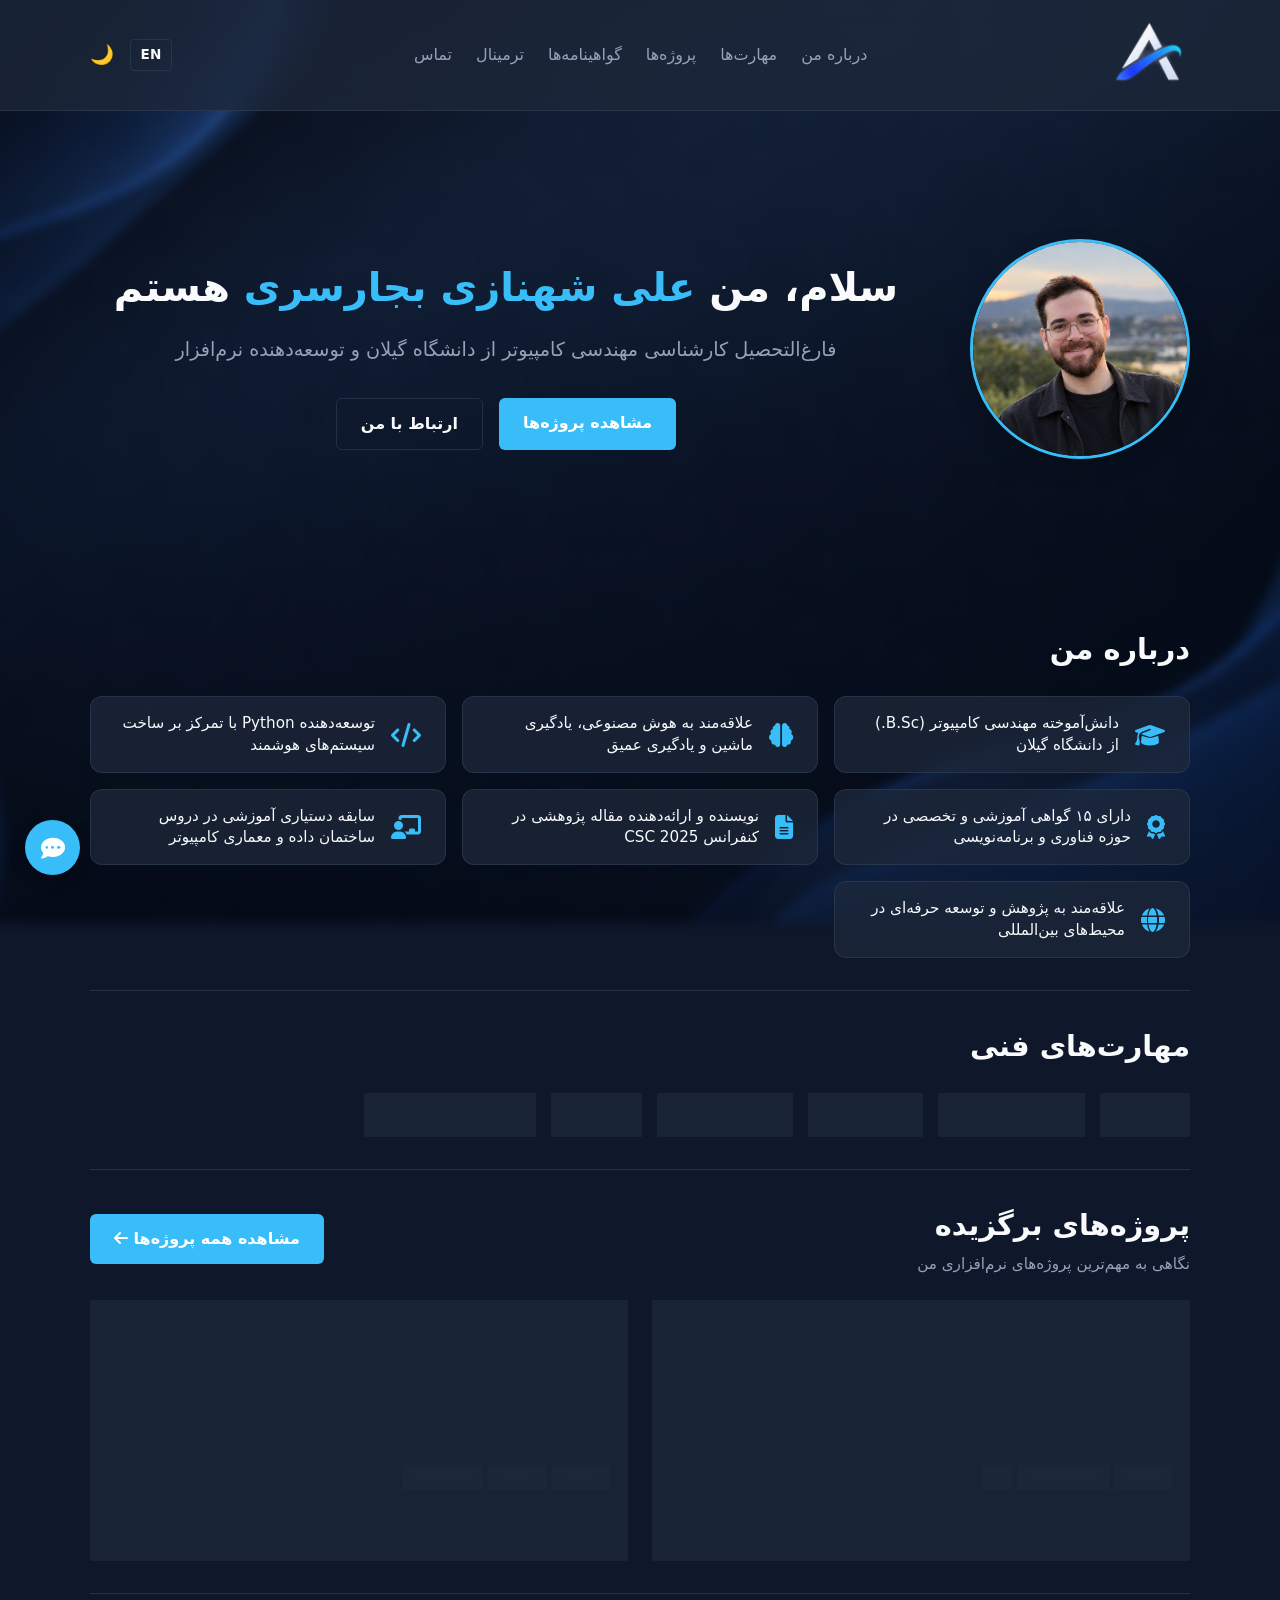
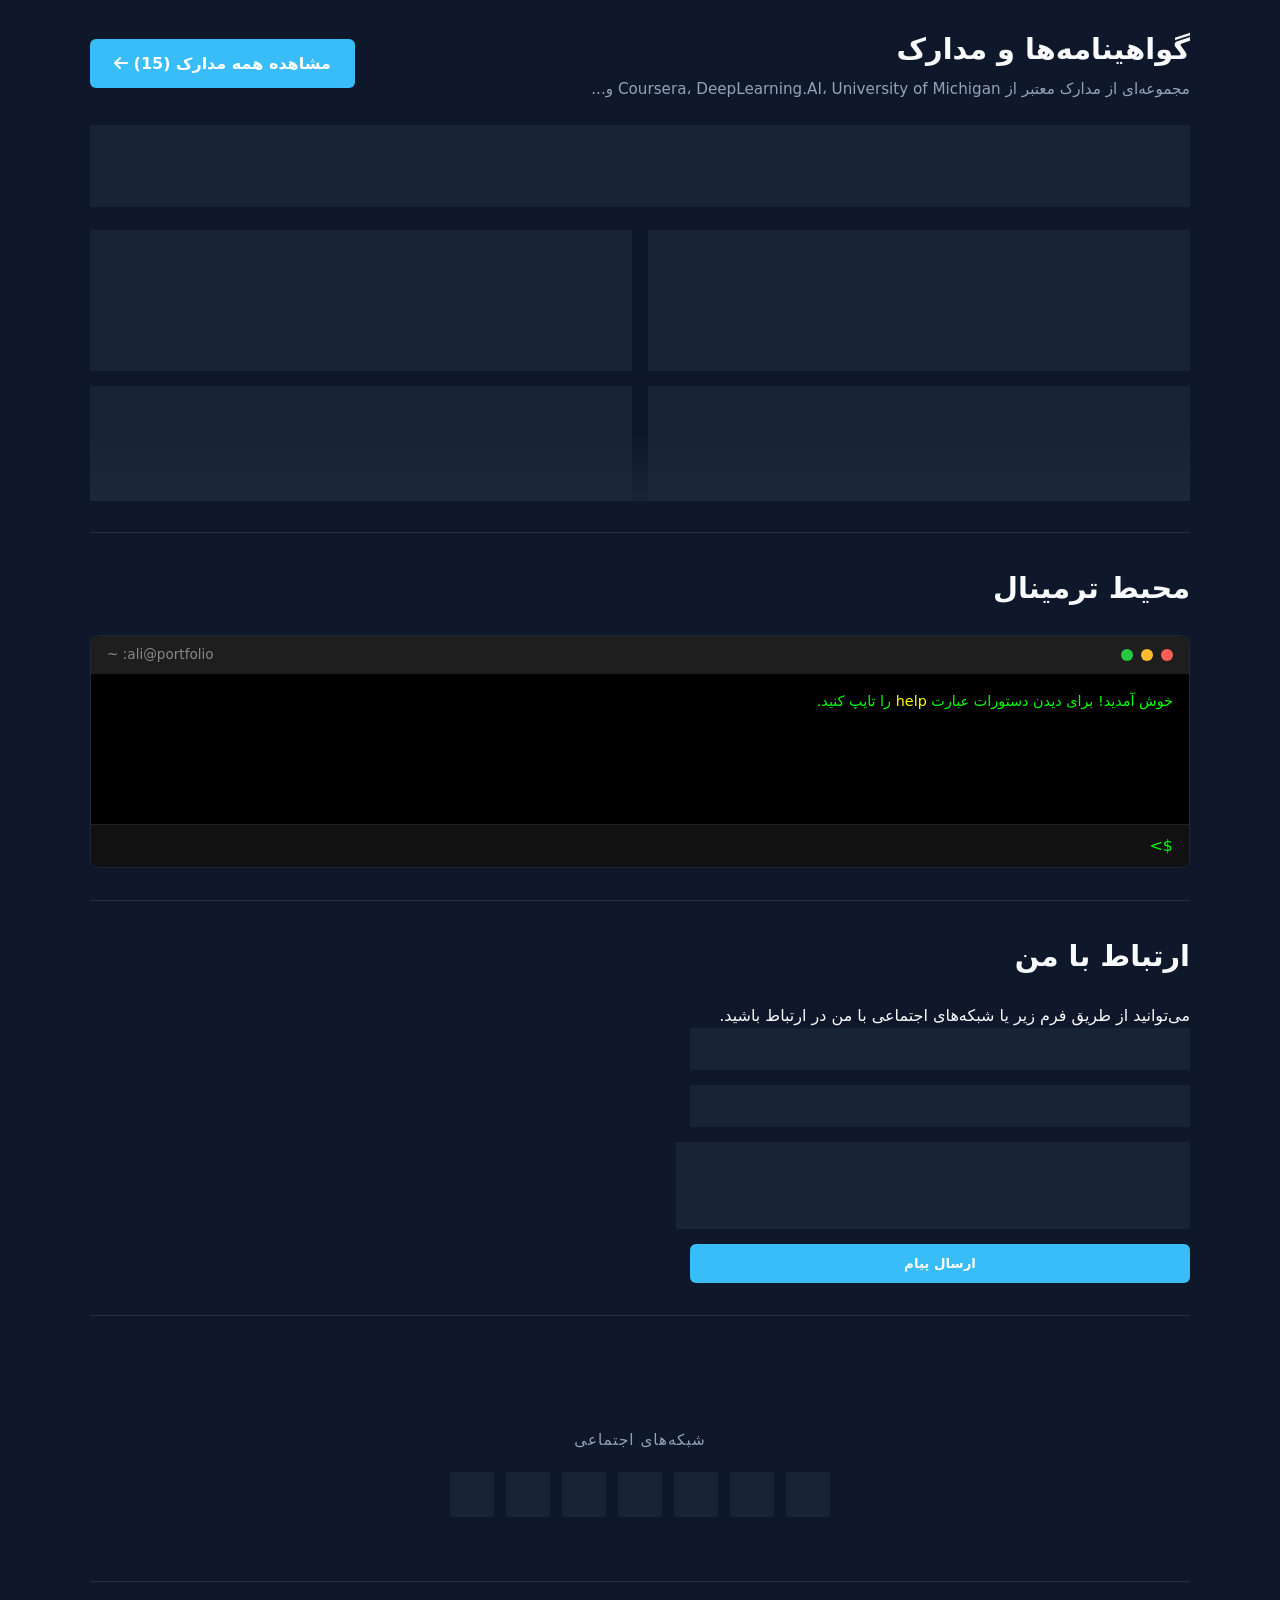
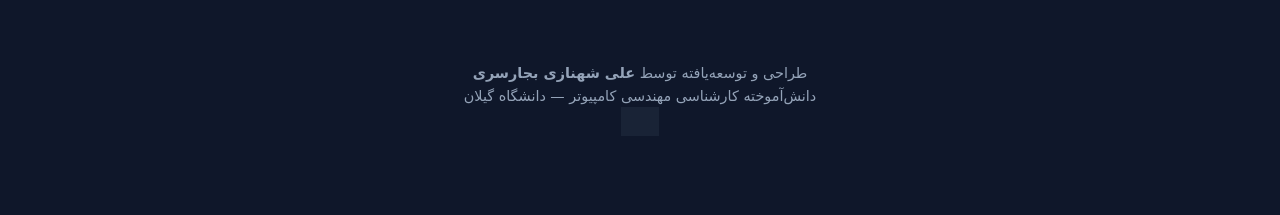
<file: index.html>
<!DOCTYPE html>
<html lang="fa" dir="rtl">
<head>
    <meta charset="UTF-8">
    <meta name="viewport" content="width=device-width, initial-scale=1.0">
    <title>علی شهنازی بجارسری | مهندس کامپیوتر و توسعه‌دهنده</title>
    <meta name="description" content="وب‌سایت شخصی علی شهنازی بجارسری، دانش‌آموخته مهندسی کامپیوتر از دانشگاه گیلان. نمونه کارها، پروژه‌های نرم‌افزاری، مدارک معتبر و مهارت‌های فنی.">
    <meta name="author" content="Ali Shahnazi Bejarsari">
    <link rel="canonical" href="https://alishahnazi.ir/" />
    <link rel="alternate" hreflang="fa" href="https://alishahnazi.ir/" />
    <link rel="alternate" hreflang="en" href="https://alishahnazi.ir/index-en.html" />
    <link rel="icon" type="image/png" href="photos/Neon Ribbon A App Icon.png">
    <link rel="stylesheet" href="assets/css/style.css">
    <link rel="stylesheet" href="https://cdnjs.cloudflare.com/ajax/libs/font-awesome/6.4.0/css/all.min.css">
    <meta property="og:title" content="علی شهنازی بجارسری | توسعه‌دهنده نرم‌افزار">
    <meta property="og:description" content="نمونه کارها، پروژه‌ها و مدارک معتبر مهندسی کامپیوتر در حوزه توسعه وب و هوش مصنوعی.">
    <meta property="og:type" content="website">
    <meta property="og:url" content="https://alishahnazi.ir/">
    <meta property="og:image" content="https://alishahnazi.ir/photos/My%20Photo.png">

    <script type="application/ld+json">
{
  "@context": "https://schema.org",
  "@type": "ProfilePage",
  "mainEntity": {
    "@type": "Person",
    "name": "علی شهنازی بجارسری",
    "alternateName": "Ali Shahnazi Bejarsari",
    "jobTitle": "توسعه‌دهنده نرم‌افزار و دانش‌آموخته مهندسی کامپیوتر",
    "description": "نمونه کارهای علی شهنازی بجارسری، دانش‌آموخته مهندسی کامپیوتر از دانشگاه گیلان و توسعه‌دهنده نرم‌افزار با تخصص در پایتون، توسعه وب و هوش مصنوعی.",
    "image": "https://alishahnazi.ir/photos/My%20Photo.png",
    "url": "https://alishahnazi.ir/index.html",
    "sameAs": [
      "https://www.linkedin.com/in/ali-shahnazi-bejarsari-678bba342",
      "https://github.com/Awlishahnazi",
      "https://x.com/awlishahnazi",
      "https://instagram.com/_alishahnazi_",
      "https://t.me/awlishahnazi"
    ],
    "alumniOf": {
      "@type": "CollegeOrUniversity",
      "name": "دانشگاه گیلان"
    },
    "knowsAbout": [
      "پایتون",
      "HTML5",
      "CSS3",
      "جاوااسکریپت",
      "گیت",
      "داکر",
      "طراحی پایگاه داده",
      "یادگیری ماشین"
    ]
  }
}
</script>
</head>
<body>
<header class="header">
    <div class="container nav-container">
        <div class="logo">
            <a href="#"><img src="photos/Logo TP.png" alt="لوگوی علی شهنازی"></a>
        </div>

        <button class="mobile-menu-btn" id="mobile-menu-btn" aria-label="Toggle navigation">
            <i class="fas fa-bars"></i>
        </button>

        <nav id="main-nav">
            <ul class="nav-links">
                <li><a href="#about">درباره من</a></li>
                <li><a href="#skills">مهارت‌ها</a></li>
                <li><a href="projects.html">پروژه‌ها</a></li>
                <li><a href="certificates.html">گواهینامه‌ها</a></li>
                <li><a href="#terminal">ترمینال</a></li>
                <li><a href="#contact">تماس</a></li>
            </ul>
        </nav>
        

        <div class="header-actions">
            <a href="index-en.html" class="lang-switch-btn">EN</a>
            <button id="theme-toggle" class="theme-btn">🌙</button>
        </div>
    </div>          
</header>

    <main>

<section class="hero">
    <div class="container hero-content">

        <div class="hero-image">
            <img src="photos/My Photo.png" alt="علی شهنازی بجارسری">
        </div>
        

        <div class="hero-text">
            <h1>سلام، من <span class="highlight">علی شهنازی بجارسری</span> هستم</h1>
            <p>فارغ‌التحصیل کارشناسی مهندسی کامپیوتر از دانشگاه گیلان و توسعه‌دهنده نرم‌افزار</p>
            <div class="hero-btns">
                <a href="projects.html" class="btn primary-btn">مشاهده پروژه‌ها</a>
                <a href="#contact" class="btn secondary-btn">ارتباط با من</a>
            </div>
        </div>
    </div>
</section>


<section id="about" class="section container">
    <h2>درباره من</h2>

    <div class="feature-grid">

        <div class="feature-card">
            <i class="fas fa-graduation-cap"></i>
            <span>دانش‌آموخته مهندسی کامپیوتر (B.Sc.) از دانشگاه گیلان</span>
        </div>

        <div class="feature-card">
            <i class="fas fa-brain"></i>
            <span>علاقه‌مند به هوش مصنوعی، یادگیری ماشین و یادگیری عمیق</span>
        </div>

        <div class="feature-card">
            <i class="fas fa-code"></i>
            <span>توسعه‌دهنده Python با تمرکز بر ساخت سیستم‌های هوشمند</span>
        </div>

        <div class="feature-card">
            <i class="fas fa-award"></i>
            <span>دارای ۱۵ گواهی آموزشی و تخصصی در حوزه فناوری و برنامه‌نویسی</span>
        </div>

        <div class="feature-card">
            <i class="fas fa-file-alt"></i>
            <span>نویسنده و ارائه‌دهنده مقاله پژوهشی در کنفرانس CSC 2025</span>
        </div>

        <div class="feature-card">
            <i class="fas fa-chalkboard-teacher"></i>
            <span>سابقه دستیاری آموزشی در دروس ساختمان داده و معماری کامپیوتر</span>
        </div>

        <div class="feature-card">
            <i class="fas fa-globe"></i>
            <span>علاقه‌مند به پژوهش و توسعه حرفه‌ای در محیط‌های بین‌المللی</span>
        </div>

    </div>
</section>


        <section id="skills" class="section container">
            <h2>مهارت‌های فنی</h2>
            <div class="skills-grid">
                <span class="skill-tag">Python</span>
                <span class="skill-tag">HTML5 / CSS3</span>
                <span class="skill-tag">JavaScript</span>
                <span class="skill-tag">Git & GitHub</span>
                <span class="skill-tag">Docker</span>
                <span class="skill-tag">Database Design</span>
            </div>
        </section>


        <section id="projects" class="section container">
            <div class="cert-preview-header">
                <div>
                    <h2>پروژه‌های برگزیده</h2>
                    <p>نگاهی به مهم‌ترین پروژه‌های نرم‌افزاری من</p>
                </div>
                <a href="projects.html" class="btn primary-btn">
                    مشاهده همه پروژه‌ها <i class="fas fa-arrow-left"></i>
                </a>
            </div>

            <div id="projects-grid" class="projects-grid">
                <!-- کارت چت‌بات -->
                <div class="project-card">
                    <div class="project-icon"><i class="fas fa-robot"></i></div>
                    <h3>چت‌بات هوش مصنوعی (ربات تلگرام)</h3>
                    <p>یک ربات تلگرامی هوشمند متصل به API که به صورت Real-time به کاربران پاسخ می‌دهد.</p>
                    <div class="project-tech">
                        <span class="skill-tag">Python</span>
                        <span class="skill-tag">Telegram API</span>
                        <span class="skill-tag">AI</span>
                    </div>
                    <div class="project-links">
                        <a href="https://t.me/Alish_AiAssistant_bot" target="_blank" class="btn primary-btn">
                            <i class="fab fa-telegram-plane"></i> تست ربات
                        </a>
                    </div>
                </div>

                <!-- کارت روبیک -->
                <div class="project-card">
                    <div class="project-icon"><i class="fas fa-cube"></i></div>
                    <h3>حل‌کننده مکعب روبیک</h3>
                    <p>یک برنامه دسکتاپ با رابط کاربری گرافیکی (GUI) که با استفاده از الگوریتم IDDFS، مکعب روبیک را حل می‌کند.</p>
                    <div class="project-tech">
                        <span class="skill-tag">Python</span>
                        <span class="skill-tag">Tkinter</span>
                        <span class="skill-tag">Algorithms</span>
                    </div>
                    <div class="project-links">
                        <a href="https://github.com/Awlishahnazi/Rubiks-Cube-Solver" target="_blank" class="btn primary-btn">
                            <i class="fab fa-github"></i> گیت‌هاب
                        </a>
                    </div>
                </div>
            </div>
        </section>



<section id="certificates" class="section container">
    <div class="cert-preview-header">
        <div>
            <h2>گواهینامه‌ها و مدارک</h2>
            <p>مجموعه‌ای از مدارک معتبر از Coursera، DeepLearning.AI، University of Michigan و...</p>
        </div>
        <a href="certificates.html" class="btn primary-btn">
            مشاهده همه مدارک (15) <i class="fas fa-arrow-left"></i>
        </a>
    </div>


    <div class="stats-mini">
        <div class="stat-item">
            <span class="num">15</span>
            <span class="lbl">مدرک معتبر</span>
        </div>
        <div class="stat-item">
            <span class="num">5</span>
            <span class="lbl">پلتفرم صادرکننده</span>
        </div>
        <div class="stat-item">
            <span class="num">2023</span>
            <span class="lbl">از سال</span>
        </div>
    </div>

<!-- 1 -->
    <div class="cert-list cert-list-preview">
        <div class="cert-list-item">
            <div class="thumb" onclick="openCertModal(this.querySelector('img').src)">
                <img src="certificates/Machine Learning.png" alt="Python Data Structures">
            </div>
            <div class="info">
                
                <h3>Machine Learning</h3>
                <div class="meta">
                    <span class="issuer">Stanford University / DeepLearning.AI</span>
                    <span>May 12, 2025</span>
                </div>
            </div>
            <a href="https://coursera.org/verify/specialization/K7LBCCPP1VZM" target="_blank" class="verify-badge" onclick="event.stopPropagation()">
                <i class="fas fa-check-circle"></i> اعتبار سنجی مدرک
            </a>
        </div>
<!-- 2 -->
        <div class="cert-list-item">
            <div class="thumb" onclick="openCertModal(this.querySelector('img').src)">
                <img src="certificates/Neural Network.png" alt="Python Data Structures">
            </div>
            <div class="info">
                <h3>Neural Networks and Deep Learning</h3>
                <div class="meta">
                    <span class="issuer">DeepLearning.AI / Coursera</span>
                    <span>Sep 12, 2026</span>
                </div>
            </div>
            <a href="https://coursera.org/verify/DY2U1D3DS61P" target="_blank" class="verify-badge" onclick="event.stopPropagation()">
                <i class="fas fa-check-circle"></i> اعتبار سنجی مدرک
            </a>
        </div>
<!-- 3 -->
        <div class="cert-list-item">
            <div class="thumb" onclick="openCertModal(this.querySelector('img').src)">
                <img src="certificates/Python for Everybody.png" alt="Python Data Structures">
            </div>
            <div class="info">
                <h3>Python for Everybody</h3>
                <div class="meta">
                    <span class="issuer">University of Michigan / Coursera</span>
                    <span>Oct 9, 2025</span>
                </div>
            </div>
            <a href="https://coursera.org/verify/specialization/9C0IYNSYA5UR" target="_blank" class="verify-badge" onclick="event.stopPropagation()">
                <i class="fas fa-check-circle"></i> اعتبار سنجی مدرک
            </a>
        </div>
<!-- 4 -->
        <div class="cert-list-item" onclick="openCertModal(this.querySelector('img').src)">
            <div class="thumb">
                <img src="certificates/Intruduction to Front-End development.png" alt="Python Data Structures">
            </div>
            <div class="info">
                <h3>Introduction to Front-End</h3>
                <div class="meta">
                    <span class="issuer">Meta / Coursera</span>
                    <span>Jul 31, 2025</span>
                </div>
            </div>
            <a href="https://coursera.org/verify/VGRVYNC6VO10" target="_blank" class="verify-badge" onclick="event.stopPropagation()">
                <i class="fas fa-check-circle"></i> اعتبار سنجی مدرک
            </a>
        </div>

    </div>
</section>


        <section id="terminal" class="section container">
            <h2>محیط ترمینال</h2>
            <div class="terminal-box">
                <div class="terminal-header">
                    <span class="dot red"></span>
                    <span class="dot yellow"></span>
                    <span class="dot green"></span>
                    <span class="terminal-title">ali@portfolio: ~</span>
                </div>
                <div id="terminal-body" class="terminal-body">
                    <p>خوش آمدید! برای دیدن دستورات عبارت <span class="cmd-highlight">help</span> را تایپ کنید.</p>
                </div>
                <div class="terminal-input-line">
                    <span>$&gt;</span>
                    <input type="text" id="terminal-input" autocomplete="off">
                </div>
            </div>
        </section>


        <section id="contact" class="section container">
            <h2>ارتباط با من</h2>
            <p>می‌توانید از طریق فرم زیر یا شبکه‌های اجتماعی با من در ارتباط باشید.</p>
            <form id="contact-form" class="contact-form">
                <input type="text" placeholder="نام شما" required>
                <input type="email" placeholder="ایمیل شما" required>
                <textarea placeholder="پیام خود را بنویسید..." rows="4" required></textarea>
                <button type="submit" class="btn primary-btn">ارسال پیام</button>
            </form>
        </section>



 <section id="contact" class="section container">
<div class="social-links-container">
    <h3>شبکه‌های اجتماعی</h3>
    <div class="social-grid-minimal">
        <a href="mailto:alishahnazi83@gmail.com" target="_blank" class="social-icon email" title="Email" aria-label="Email">
            <i class="fas fa-envelope"></i>
        </a>
        <a href="https://www.linkedin.com/in/ali-shahnazi-bejarsari-678bba342" target="_blank" class="social-icon linkedin" title="LinkedIn" aria-label="LinkedIn">
            <i class="fab fa-linkedin-in"></i>
        </a>
        <a href="https://t.me/awlishahnazi" target="_blank" class="social-icon telegram" title="Telegram" aria-label="Telegram">
            <i class="fab fa-telegram-plane"></i>
        </a>
        <a href="https://wa.me/+989115616919" target="_blank" class="social-icon whatsapp" title="WhatsApp" aria-label="WhatsApp">
            <i class="fab fa-whatsapp"></i>
        </a>
        <a href="https://instagram.com/_alishahnazi_" target="_blank" class="social-icon instagram" title="Instagram" aria-label="Instagram">
            <i class="fab fa-instagram"></i>
        </a>
        <a href="https://x.com/awlishahnazi" target="_blank" class="social-icon twitter" title="Twitter" aria-label="Twitter">
            <i class="fab fa-twitter"></i>
        </a>
        <a href="https://github.com/Awlishahnazi" target="_blank" class="social-icon github" title="GitHub" aria-label="GitHub">
            <i class="fab fa-github"></i>
        </a>
    </div>
</div>
</section>
    </main>


<footer class="footer">
    <div class="container footer-content">
        <div class="footer-left">
            <p class="footer-signature">طراحی و توسعه‌یافته توسط <strong>علی شهنازی بجارسری</strong></p>
            <p class="footer-subtext">دانش‌آموخته کارشناسی مهندسی کامپیوتر — دانشگاه گیلان</p>
        </div>
        <div class="footer-right">
            <a href="#" class="back-to-top">
            <i class="fas fa-arrow-up"></i>
            </a>
        </div>
    </div>
</footer>


<div id="cert-modal" class="cert-modal" onclick="closeCertModal()">
    <span class="cert-modal-close">&times;</span>
    <img id="cert-modal-img" class="cert-modal-content" alt="گواهی">
</div>

    <script src="assets/js/main.js"></script>

<div class="chat-widget-container">

    <button id="chat-toggle-btn" class="chat-toggle-btn" title="گفتگو با ربات هوش مصنوعی">
        <i class="fas fa-comment-dots"></i>
    </button>


    <div id="chat-window" class="chat-window hidden">
        <div class="chat-header">
            <span>چت‌بات هوش مصنوعی علی</span>
            <button id="chat-close-btn">&times;</button>
        </div>
        <div id="chat-body" class="chat-body">
            <div class="message bot-message">سلام! من ربات هوش مصنوعی علی هستم. چطور می‌توانم کمکتان کنم؟</div>
        </div>
        <div class="chat-input-area">
            <input type="text" id="chat-input" placeholder="پیام خود را بنویسید..." autocomplete="off">
            <button id="chat-send-btn"><i class="fas fa-paper-plane"></i></button>
        </div>
    </div>
</div>
</body>
</html>
</file>
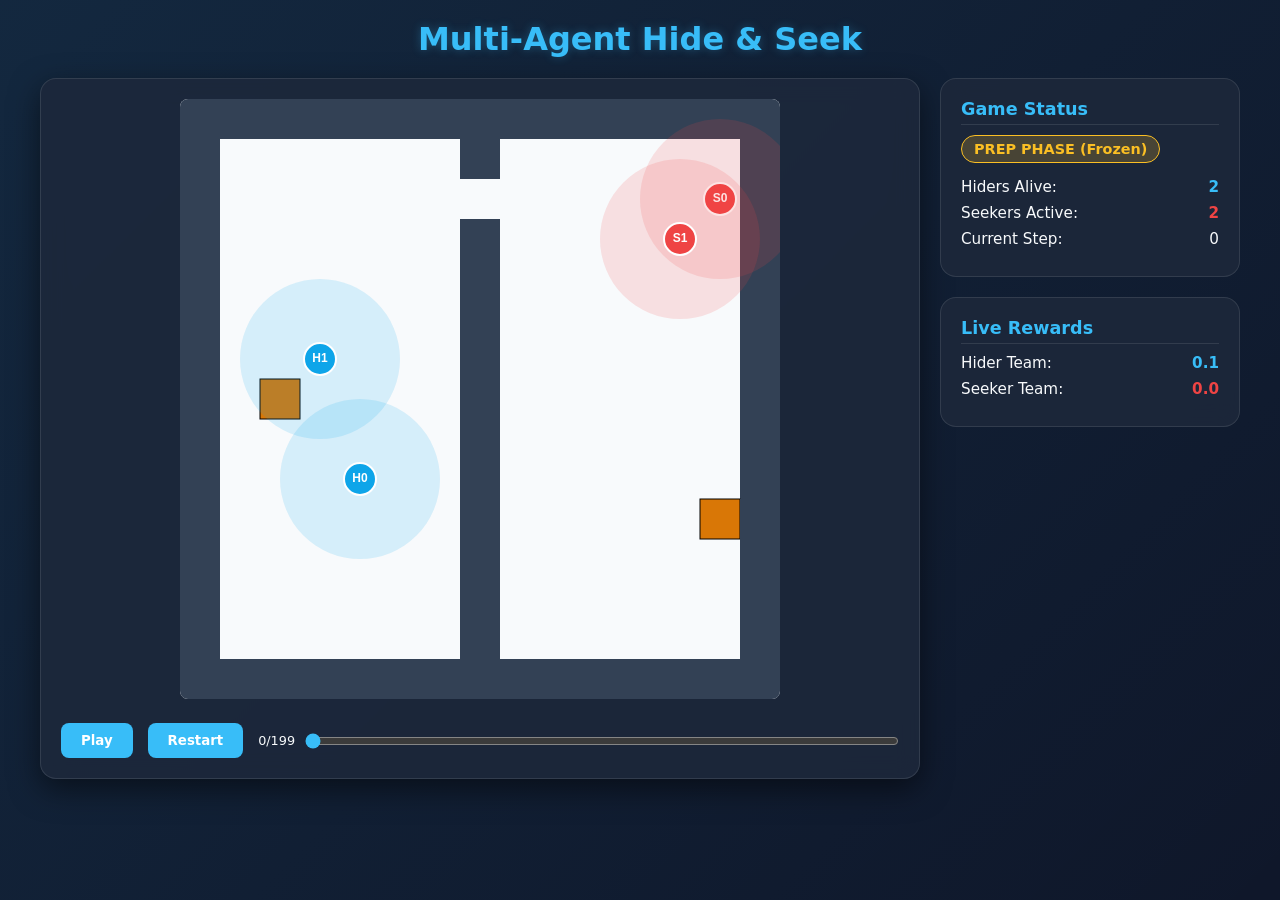
<file: demo-hide-and-seek/index.html>
<!DOCTYPE html>
<html lang="en">
<head>
    <meta charset="UTF-8">
    <meta name="viewport" content="width=device-width, initial-scale=1.0">
    <title>Hide-and-Seek RL - Interactive Demo</title>
    <style>
        :root {
            --bg-color: #0f172a;
            --card-bg: rgba(30, 41, 59, 0.85);
            --text-color: #f8fafc;
            --primary-color: #38bdf8;
            --wall-color: #334155;
            --grid-bg: #f8fafc;
        }
        * { margin: 0; padding: 0; box-sizing: border-box; font-family: system-ui, -apple-system, sans-serif; }
        body {
            background-color: var(--bg-color);
            color: var(--text-color);
            display: flex;
            flex-direction: column;
            align-items: center;
            min-height: 100vh;
            padding: 20px;
            background-image: linear-gradient(135deg, rgba(56,189,248,0.1), transparent);
        }
        h1 { color: var(--primary-color); margin-bottom: 20px; font-size: 2rem; text-shadow: 0 0 10px rgba(56,189,248,0.3); }
        
        .dashboard {
            display: flex;
            gap: 20px;
            max-width: 1200px;
            width: 100%;
            align-items: flex-start;
        }

        .main-viewer {
            flex: 1;
            background: var(--card-bg);
            backdrop-filter: blur(12px);
            padding: 20px;
            border-radius: 16px;
            border: 1px solid rgba(255, 255, 255, 0.1);
            box-shadow: 0 10px 30px rgba(0,0,0,0.5);
        }

        .canvas-container {
            position: relative;
            display: inline-block;
            width: 100%;
        }

        canvas {
            background-color: var(--grid-bg);
            border-radius: 8px;
            width: 100%;
            height: auto;
            max-width: 600px;
            display: block;
            margin: 0 auto;
        }

        .controls {
            display: flex;
            flex-wrap: wrap;
            gap: 15px;
            margin-top: 20px;
            align-items: center;
            justify-content: center;
        }

        button {
            padding: 10px 20px;
            background-color: var(--primary-color);
            color: #fff;
            border: none;
            border-radius: 8px;
            cursor: pointer;
            font-weight: bold;
            transition: all 0.2s;
            display: flex;
            align-items: center;
            gap: 5px;
        }
        button:hover { background-color: #0ea5e9; transform: translateY(-2px); }
        button:disabled { background-color: #475569; cursor: not-allowed; transform: none; }

        .slider-container {
            flex: 1;
            display: flex;
            align-items: center;
            gap: 10px;
        }
        input[type=range] {
            width: 100%;
            cursor: pointer;
            accent-color: var(--primary-color);
        }

        .side-panel {
            width: 300px;
            display: flex;
            flex-direction: column;
            gap: 20px;
        }

        .info-card {
            background: var(--card-bg);
            backdrop-filter: blur(12px);
            padding: 20px;
            border-radius: 16px;
            border: 1px solid rgba(255, 255, 255, 0.1);
        }

        .info-card h3 {
            font-size: 1.1rem;
            margin-bottom: 10px;
            color: var(--primary-color);
            border-bottom: 1px solid rgba(255,255,255,0.1);
            padding-bottom: 5px;
        }

        .phase-badge {
            display: inline-block;
            padding: 5px 12px;
            border-radius: 20px;
            font-weight: bold;
            font-size: 0.9rem;
        }
        .prep { background: rgba(251, 191, 36, 0.2); color: #fbbf24; border: 1px solid #fbbf24; }
        .chase { background: rgba(239, 68, 68, 0.2); color: #ef4444; border: 1px solid #ef4444; }

        .stat-row {
            display: flex;
            justify-content: space-between;
            margin-bottom: 8px;
            font-size: 0.95rem;
        }
        .hider-stat { color: #38bdf8; font-weight: bold; }
        .seeker-stat { color: #ef4444; font-weight: bold; }

        @media (max-width: 900px) {
            .dashboard { flex-direction: column; }
            .side-panel { width: 100%; flex-direction: row; }
            .info-card { flex: 1; }
        }
        @media (max-width: 600px) {
            .side-panel { flex-direction: column; }
            .controls { flex-direction: column; }
            .slider-container { width: 100%; }
        }
    </style>
</head>
<body>

    <h1>Multi-Agent Hide & Seek</h1>
    
    <div class="dashboard">
        <!-- سمت چپ: بازی -->
        <div class="main-viewer">
            <div class="canvas-container">
                <canvas id="gameCanvas" width="600" height="600"></canvas>
            </div>
            
            <div class="controls">
                <button id="play-btn" onclick="togglePlay()">Play</button>
                <button id="restart-btn" onclick="restart()">Restart</button>
                <div class="slider-container">
                    <span id="step-label" style="font-size: 0.8rem;">0/0</span>
                    <input type="range" id="timeline" min="0" max="100" value="0" oninput="scrubTimeline(this.value)">
                </div>
            </div>
        </div>

        <!-- سمت راست: اطلاعات -->
        <div class="side-panel">
            <div class="info-card">
                <h3>Game Status</h3>
                <div style="margin-bottom: 15px;">
                    <span id="phase-badge" class="phase-badge prep">PREP PHASE</span>
                </div>
                <div class="stat-row">
                    <span>Hiders Alive:</span>
                    <span class="hider-stat" id="hiders-alive">2</span>
                </div>
                <div class="stat-row">
                    <span>Seekers Active:</span>
                    <span class="seeker-stat" id="seekers-alive">2</span>
                </div>
                <div class="stat-row">
                    <span>Current Step:</span>
                    <span id="current-step">0</span>
                </div>
            </div>

            <div class="info-card">
                <h3>Live Rewards</h3>
                <div class="stat-row">
                    <span>Hider Team:</span>
                    <span class="hider-stat" id="hider-reward">0.0</span>
                </div>
                <div class="stat-row">
                    <span>Seeker Team:</span>
                    <span class="seeker-stat" id="seeker-reward">0.0</span>
                </div>
            </div>
        </div>
    </div>

    <script>
        const canvas = document.getElementById('gameCanvas');
        const ctx = canvas.getContext('2d');
        const cellSize = 40; // 15x15 map

        let replayData = null;
        let currentStep = 0;
        let isPlaying = false;
        let intervalId = null;
        let speed = 100;

        // Load data
        fetch('replay.json')
            .then(response => response.json())
            .then(data => {
                replayData = data;
                document.getElementById('timeline').max = data.steps.length - 1;
                drawFrame(0);
            })
            .catch(error => console.error("Error loading:", error));

        function drawFrame(stepIndex) {
            if (!replayData || !replayData.steps[stepIndex]) return;
            
            const step = replayData.steps[stepIndex];
            const grid = step.grid;
            
            // Update UI
            document.getElementById('step-label').textContent = `${stepIndex}/${replayData.steps.length - 1}`;
            document.getElementById('current-step').textContent = step.step;
            
            const badge = document.getElementById('phase-badge');
            if (step.is_prep_phase) {
                badge.textContent = "PREP PHASE (Frozen)";
                badge.className = "phase-badge prep";
            } else {
                badge.textContent = "CHASE PHASE";
                badge.className = "phase-badge chase";
            }

            // Calculate cumulative rewards
            let hReward = 0, sReward = 0;
            // در اینجا برای سادگی، پاداش‌های این قدم را نشان می‌دهیم
            if(step.rewards) {
                for(let key in step.rewards) {
                    if(key.startsWith("hider")) hReward += step.rewards[key];
                    if(key.startsWith("seeker")) sReward += step.rewards[key];
                }
            }
            document.getElementById('hider-reward').textContent = hReward.toFixed(1);
            document.getElementById('seeker-reward').textContent = sReward.toFixed(1);

            // Draw grid
            ctx.fillStyle = '#f8fafc';
            ctx.fillRect(0, 0, canvas.width, canvas.height);

            for (let y = 0; y < replayData.map_size; y++) {
                for (let x = 0; x < replayData.map_size; x++) {
                    const cell = grid[y][x];
                    const px = x * cellSize;
                    const py = y * cellSize;

                    if (cell === 1) { ctx.fillStyle = '#334155'; ctx.fillRect(px, py, cellSize, cellSize); }
                    else if (cell === 2) { 
                        ctx.fillStyle = '#d97706'; ctx.fillRect(px, py, cellSize, cellSize); 
                        ctx.strokeStyle = '#000'; ctx.strokeRect(px, py, cellSize, cellSize);
                    } else if (cell === 3) { 
                        ctx.fillStyle = '#fbbf24'; ctx.fillRect(px, py, cellSize, cellSize); 
                        ctx.strokeStyle = '#000'; ctx.strokeRect(px, py, cellSize, cellSize);
                    }
                }
            }

            // Draw agents
            if (step.hiders) step.hiders.forEach((pos, i) => drawAgent(pos[0], pos[1], '#0ea5e9', `H${i}`));
            if (step.seekers) step.seekers.forEach((pos, i) => drawAgent(pos[0], pos[1], '#ef4444', `S${i}`));
        }

        function drawAgent(x, y, color, label) {
            const centerX = x * cellSize + cellSize / 2;
            const centerY = y * cellSize + cellSize / 2;
            
            // Draw vision halo (simple circle)
            ctx.beginPath();
            ctx.arc(centerX, centerY, cellSize * 2, 0, 2 * Math.PI);
            ctx.fillStyle = color === '#0ea5e9' ? 'rgba(14, 165, 233, 0.15)' : 'rgba(239, 68, 68, 0.15)';
            ctx.fill();

            // Draw body
            ctx.beginPath();
            ctx.arc(centerX, centerY, cellSize / 2 - 4, 0, 2 * Math.PI);
            ctx.fillStyle = color;
            ctx.fill();
            ctx.lineWidth = 2;
            ctx.strokeStyle = '#fff';
            ctx.stroke();

            ctx.fillStyle = '#fff';
            ctx.font = 'bold 12px Arial';
            ctx.textAlign = 'center';
            ctx.textBaseline = 'middle';
            ctx.fillText(label, centerX, centerY);
        }

        function togglePlay() {
            if (!replayData) return;
            const btn = document.getElementById('play-btn');
            
            if (isPlaying) {
                clearInterval(intervalId);
                btn.textContent = 'Play';
            } else {
                intervalId = setInterval(() => {
                    if (currentStep < replayData.steps.length - 1) {
                        currentStep++;
                        document.getElementById('timeline').value = currentStep;
                        drawFrame(currentStep);
                    } else {
                        clearInterval(intervalId);
                        btn.textContent = 'Play';
                        isPlaying = false;
                    }
                }, speed);
                btn.textContent = 'Pause';
            }
            isPlaying = !isPlaying;
        }

        function restart() {
            clearInterval(intervalId);
            isPlaying = false;
            currentStep = 0;
            document.getElementById('play-btn').textContent = 'Play';
            document.getElementById('timeline').value = 0;
            drawFrame(0);
        }

        function scrubTimeline(value) {
            currentStep = parseInt(value);
            drawFrame(currentStep);
        }
    </script>
</body>
</html>
</file>
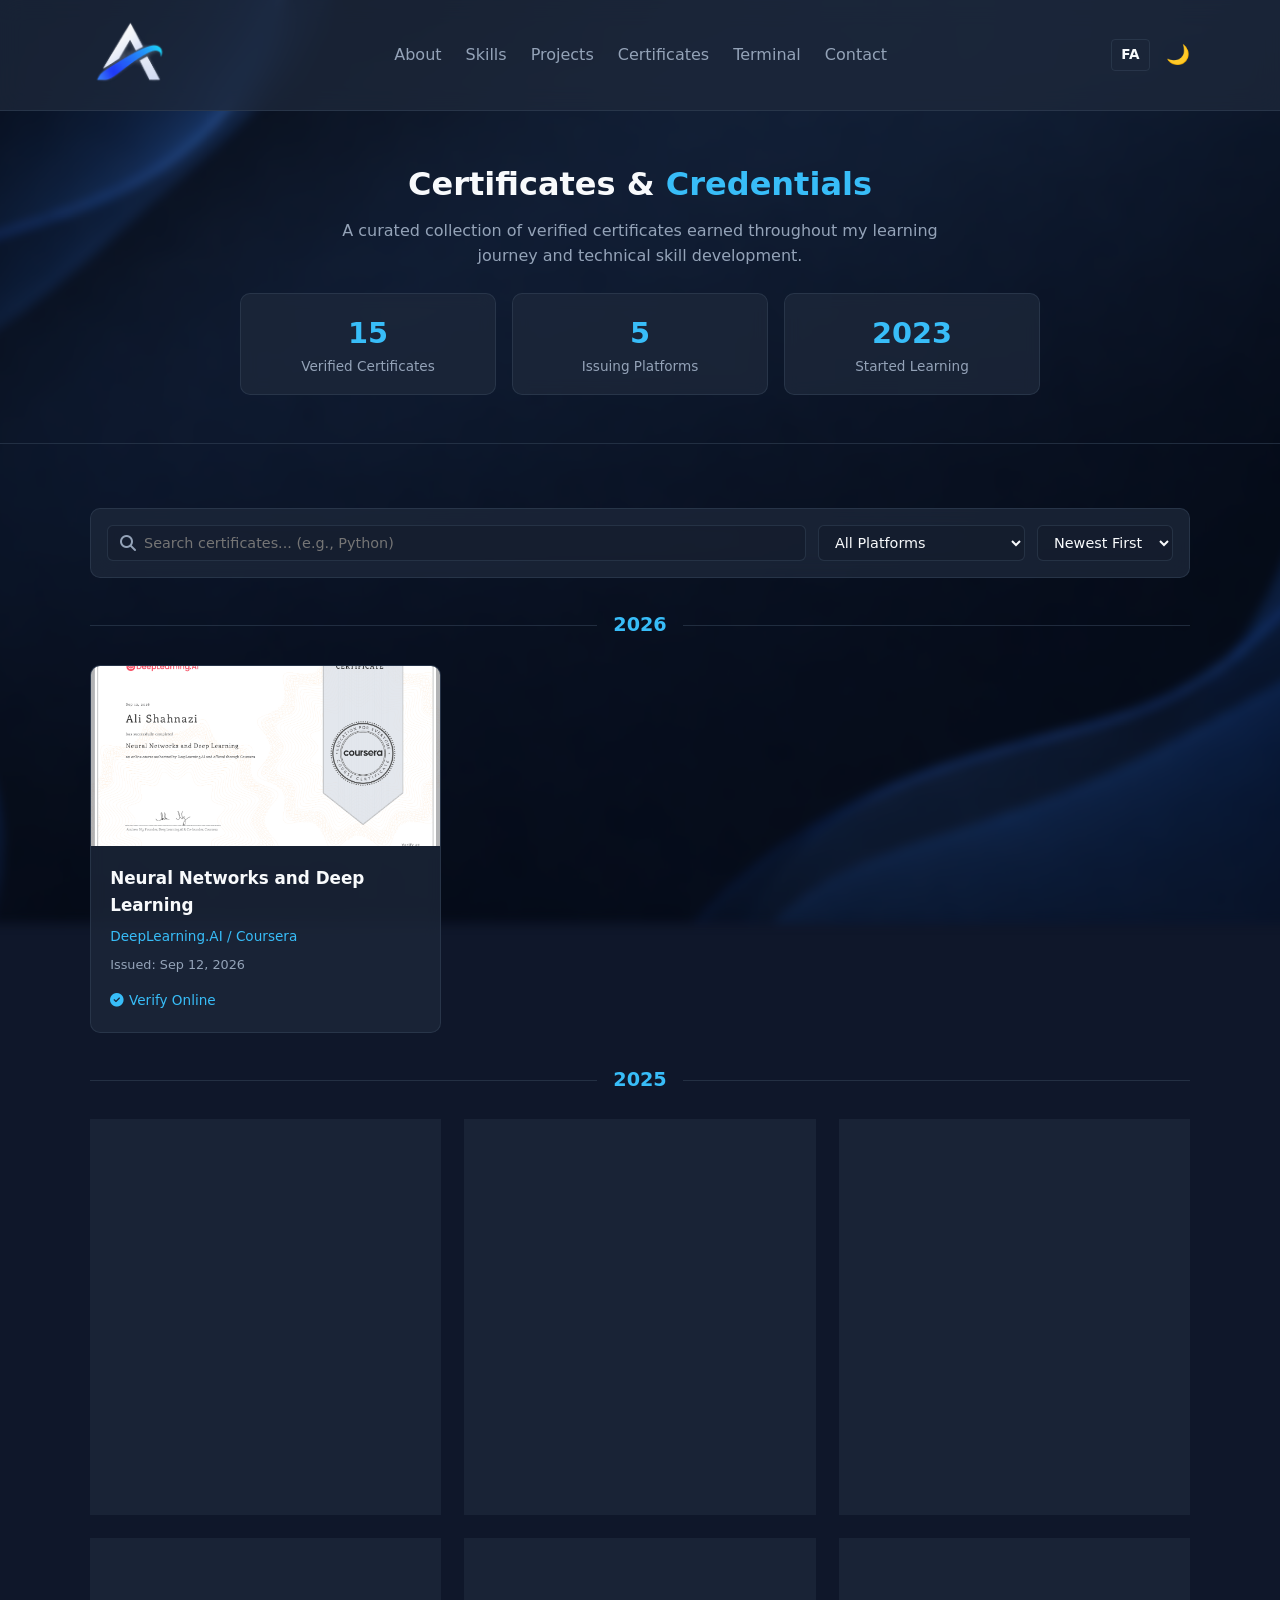
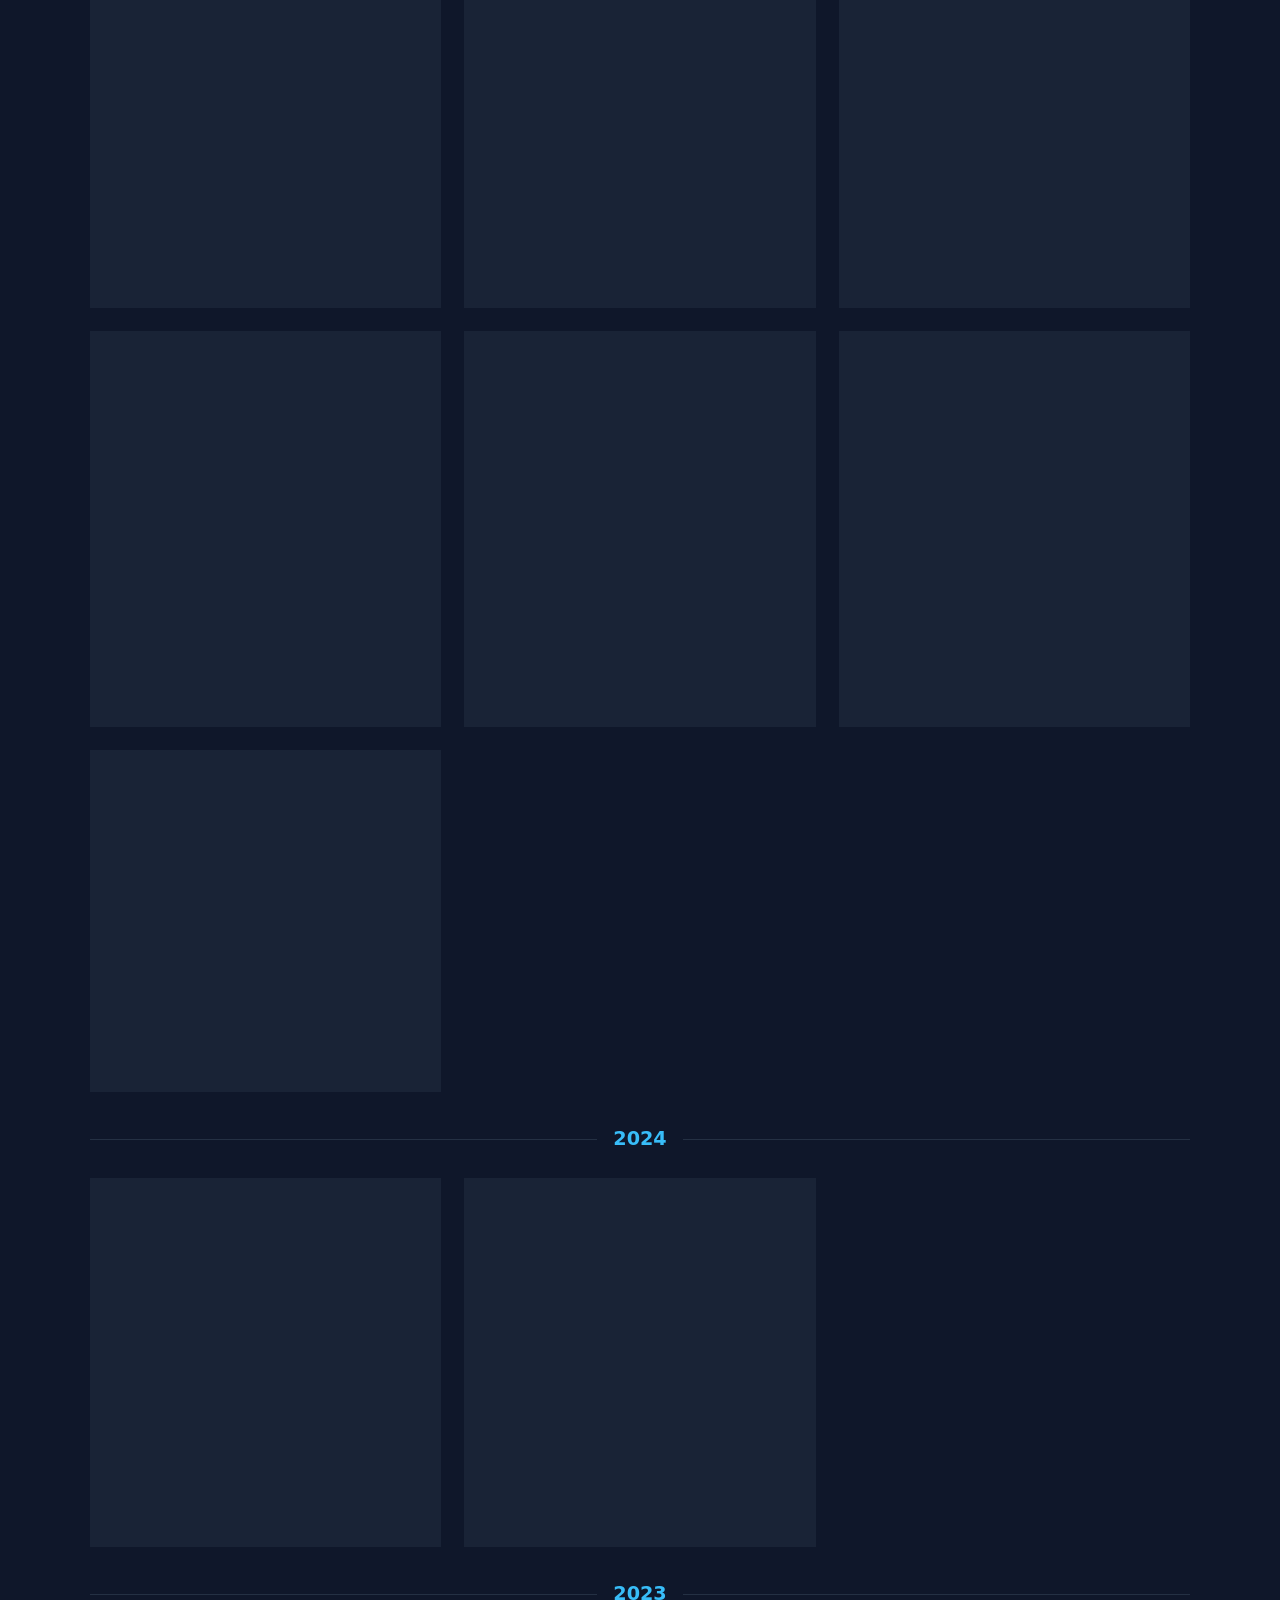
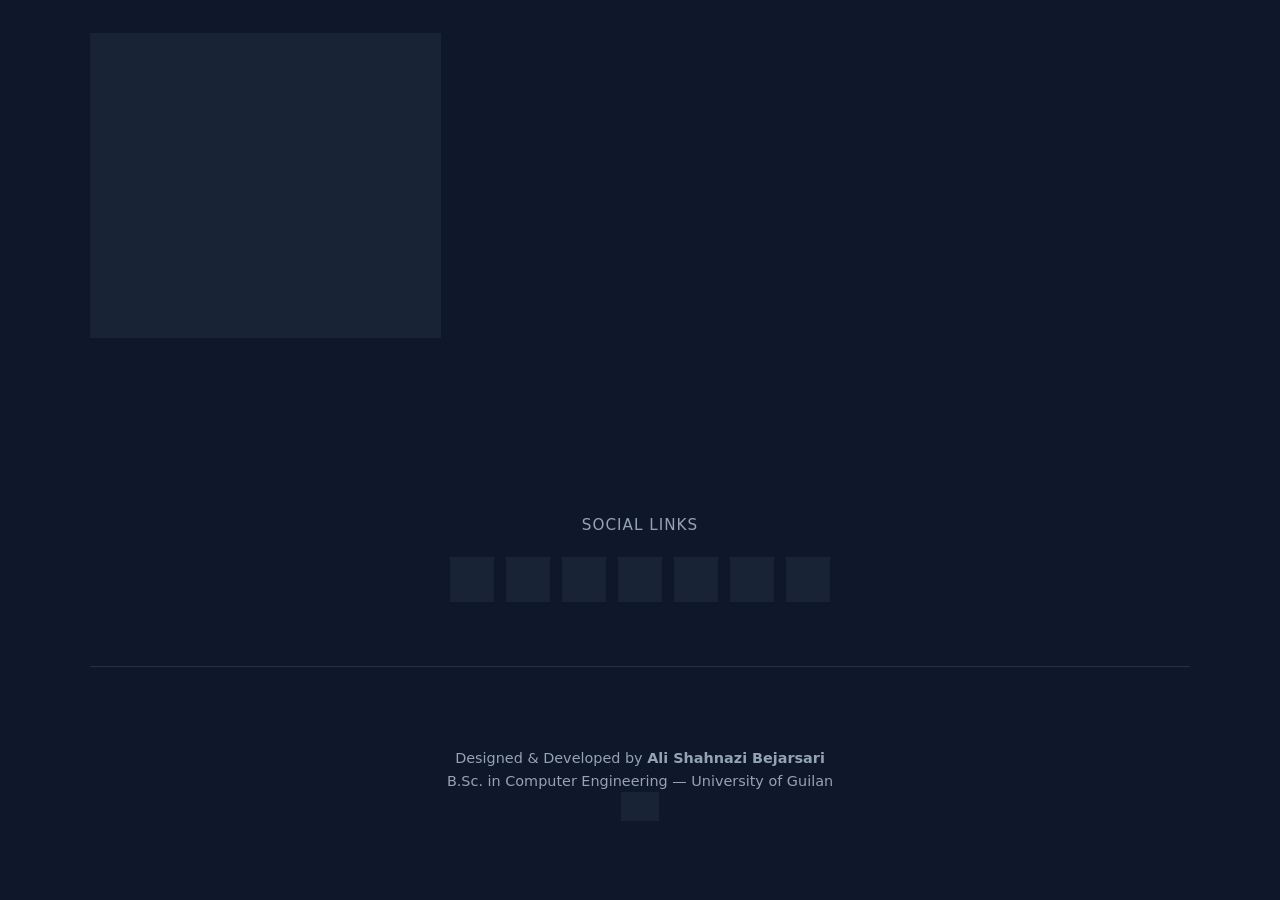
<file: certificates-en.html>
<!DOCTYPE html>
<html lang="en" dir="ltr">
<head>
    <meta charset="UTF-8">
    <meta name="viewport" content="width=device-width, initial-scale=1.0">
    <title>Certificates | Ali Shahnazi Bejarsari</title>
    <meta name="description" content="Verified certificates earned by Ali Shahnazi Bejarsari from University of Michigan, Stanford, Meta, and DeepLearning.AI in Machine Learning and Web Development.">
    <link rel="canonical" href="https://alishahnazi.ir/certificates-en.html" />
    <link rel="alternate" hreflang="en" href="https://alishahnazi.ir/certificates-en.html" />
    <link rel="alternate" hreflang="fa" href="https://alishahnazi.ir/certificates.html" />
    <link rel="icon" type="image/png" href="photos/Neon Ribbon A App Icon.png">
    <link rel="stylesheet" href="assets/css/style.css">
    <link rel="stylesheet" href="https://cdnjs.cloudflare.com/ajax/libs/font-awesome/6.4.0/css/all.min.css">
</head>
<body>
<header class="header">
    <div class="container nav-container">
        <div class="logo">
            <a href="index-en.html"><img src="photos/Logo TP.png" alt="Ali Shahnazi Logo"></a>
        </div>
        <button class="mobile-menu-btn" id="mobile-menu-btn" aria-label="Toggle navigation">
            <i class="fas fa-bars"></i>
        </button>
        <nav id="main-nav">
            <ul class="nav-links">
                <li><a href="index-en.html#about">About</a></li>
                <li><a href="index-en.html#skills">Skills</a></li>
                <li><a href="index-en.html#projects">Projects</a></li>
                <li><a href="certificates-en.html" class="active">Certificates</a></li>
                <li><a href="index-en.html#terminal">Terminal</a></li>
                <li><a href="index-en.html#contact">Contact</a></li>
            </ul>
        </nav>
        <div class="header-actions">
            <a href="certificates.html" class="lang-switch-btn">FA</a>
            <button id="theme-toggle" class="theme-btn">🌙</button>
        </div>
    </div>
</header>

<main>

    <section class="page-hero">
        <h1>Certificates & <span class="highlight">Credentials</span></h1>
        <p>A curated collection of verified certificates earned throughout my learning journey and technical skill development.</p>
        <div class="stats-banner">
            <div class="stat-box">
                <div class="num">15</div>
                <div class="label">Verified Certificates</div>
            </div>
            <div class="stat-box">
                <div class="num">5</div>
                <div class="label">Issuing Platforms</div>
            </div>
            <div class="stat-box">
                <div class="num">2023</div>
                <div class="label">Started Learning</div>
            </div>
        </div>
    </section>

    <div class="container">


        <div class="cert-toolbar">
            <div class="search-box">
                <i class="fas fa-search"></i>
                <input type="text" id="certSearch" placeholder="Search certificates... (e.g., Python)">
            </div>
            <select id="certFilter">
                <option value="all">All Platforms</option>
                <option value="deeplearning">DeepLearning.AI</option>
                <option value="michigan">University of Michigan</option>
                <option value="meta">Meta</option>
                <option value="stanford">Stanford University</option>
                <option value="ibm">IBM</option>
                <option value="google">Google</option>
                <option value="University of Guilan">University of Guilan</option>
            </select>
            <select id="certSort">
                <option value="newest">Newest First</option>
                <option value="oldest">Oldest First</option>
                <option value="alpha">Alphabetical</option>
            </select>
        </div>

        <div id="certContainer" class="certificates-grid-full">


            <div class="cert-year-group" data-year="2026">
                <h3 class="year-divider"><span>2026</span></h3>
                <div class="cert-grid-inner">

                    <div class="cert-card-big" data-title="Neural Networks and Deep Learning" data-issuer="deeplearning" data-date="2026-09-12">
                        <div class="cert-img-box" onclick="openCertModal('certificates/Neural Network.png')">
                            <img src="certificates/Neural Network.png" alt="Neural Networks and Deep Learning">
                        </div>
                        <div class="cert-info">
                            <h3>Neural Networks and Deep Learning</h3>
                            <p class="cert-issuer">DeepLearning.AI / Coursera</p>
                            <span class="cert-date">Issued: Sep 12, 2026</span>
                            <div class="cert-actions">
                                <a href="https://coursera.org/verify/DY2U1D3DS61P" target="_blank" class="verify-link">
                                    <i class="fas fa-check-circle"></i> Verify Online
                                </a>
                            </div>
                        </div>
                    </div>

                </div>
            </div>


            <div class="cert-year-group" data-year="2025">
                <h3 class="year-divider"><span>2025</span></h3>
                <div class="cert-grid-inner">

                    <div class="cert-card-big" data-title="Machine Learning" data-issuer="stanford" data-date="2025-05-12">
                        <div class="cert-img-box" onclick="openCertModal('certificates/Machine Learning.png')">
                            <img src="certificates/Machine Learning.png" alt="Machine Learning">
                        </div>
                        <div class="cert-info">
                            <h3>Machine Learning</h3>
                            <p class="cert-issuer">Stanford University / DeepLearning.AI</p>
                            <span class="cert-date">Issued: May 12, 2025</span>
                            <div class="cert-actions">
                                <a href="https://coursera.org/verify/specialization/K7LBCCPP1VZM" target="_blank" class="verify-link">
                                    <i class="fas fa-check-circle"></i> Verify Online
                                </a>
                            </div>
                        </div>
                    </div>

                    <div class="cert-card-big" data-title="Advanced Learning Algorithms" data-issuer="stanford" data-date="2025-02-27">
                        <div class="cert-img-box" onclick="openCertModal('certificates/Advanced learning Algorithm.png')">
                            <img src="certificates/Advanced learning Algorithm.png" alt="Advanced Learning Algorithms">
                        </div>
                        <div class="cert-info">
                            <h3>Advanced Learning Algorithms</h3>
                            <p class="cert-issuer">DeepLearning.AI / Stanford University</p>
                            <span class="cert-date">Issued: Feb 27, 2025</span>
                            <div class="cert-actions">
                                <a href="https://coursera.org/verify/ICVAX76G8OAM" target="_blank" class="verify-link">
                                    <i class="fas fa-check-circle"></i> Verify Online
                                </a>
                            </div>
                        </div>
                    </div>

                    <div class="cert-card-big" data-title="Capstone: Retrieving, Processing, and Visualizing Data with Python" data-issuer="michigan" data-date="2025-10-09">
                        <div class="cert-img-box" onclick="openCertModal('certificates/Capstone.png')">
                            <img src="certificates/Capstone.png" alt="Capstone: Retrieving, Processing, and Visualizing Data with Python">
                        </div>
                        <div class="cert-info">
                            <h3>Capstone: Retrieving, Processing, and Visualizing Data with Python</h3>
                            <p class="cert-issuer">University of Michigan / Coursera</p>
                            <span class="cert-date">Issued: Oct 9, 2025</span>
                            <div class="cert-actions">
                                <a href="https://coursera.org/verify/3IRRXUR1NM7A" target="_blank" class="verify-link">
                                    <i class="fas fa-check-circle"></i> Verify Online
                                </a>
                            </div>
                        </div>
                    </div>                    

                    <div class="cert-card-big" data-title="Programming for Everybody (Getting Started with Python)" data-issuer="michigan" data-date="2025-04-14">
                        <div class="cert-img-box" onclick="openCertModal('certificates/Programming for everybody.png')">
                            <img src="certificates/Programming for everybody.png" alt="Programming for Everybody">
                        </div>
                        <div class="cert-info">
                            <h3>Programming for Everybody (Getting Started with Python)</h3>
                            <p class="cert-issuer">University of Michigan / Coursera</p>
                            <span class="cert-date">Issued: Apr 14, 2025</span>
                            <div class="cert-actions">
                                <a href="https://coursera.org/verify/VSVTTV2OVV9R" target="_blank" class="verify-link">
                                    <i class="fas fa-check-circle"></i> Verify Online
                                </a>
                            </div>
                        </div>
                    </div>       

                    <div class="cert-card-big" data-title="Python Data Structures" data-issuer="michigan" data-date="2025-05-18">
                        <div class="cert-img-box" onclick="openCertModal('certificates/Python Data Structures.png')">
                            <img src="certificates/Python Data Structures.png" alt="Python Data Structures">
                        </div>
                        <div class="cert-info">
                            <h3>Python Data Structures</h3>
                            <p class="cert-issuer">University of Michigan / Coursera</p>
                            <span class="cert-date">Issued: May 18, 2025</span>
                            <div class="cert-actions">
                                <a href="https://coursera.org/verify/XNLCEHXZ210S" target="_blank" class="verify-link">
                                    <i class="fas fa-check-circle"></i> Verify Online
                                </a>
                            </div>
                        </div>
                    </div>       

                    <div class="cert-card-big" data-title="Python for Everybody" data-issuer="michigan" data-date="2025-10-09">
                        <div class="cert-img-box" onclick="openCertModal('certificates/Python for Everybody.png')">
                            <img src="certificates/Python for Everybody.png" alt="Python for Everybody">
                        </div>
                        <div class="cert-info">
                            <h3>Python for Everybody</h3>
                            <p class="cert-issuer">University of Michigan / Coursera</p>
                            <span class="cert-date">Issued: Oct 9, 2025</span>
                            <div class="cert-actions">
                                <a href="https://coursera.org/verify/specialization/9C0IYNSYA5UR" target="_blank" class="verify-link">
                                    <i class="fas fa-check-circle"></i> Verify Online
                                </a>
                            </div>
                        </div>
                    </div>

                    <div class="cert-card-big" data-title="Unsupervised Learning, Recommenders, Reinforcement Learning" data-issuer="stanford" data-date="2025-05-12">
                        <div class="cert-img-box" onclick="openCertModal('certificates/Unsupervised Learning.png')">
                            <img src="certificates/Unsupervised Learning.png" alt="Unsupervised Learning">
                        </div>
                        <div class="cert-info">
                            <h3>Unsupervised Learning, Recommenders, Reinforcement Learning</h3>
                            <p class="cert-issuer">DeepLearning.AI / Stanford University</p>
                            <span class="cert-date">Issued: May 12, 2025</span>
                            <div class="cert-actions">
                                <a href="https://coursera.org/verify/IT6B8UV7QOYC" target="_blank" class="verify-link">
                                    <i class="fas fa-check-circle"></i> Verify Online
                                </a>
                            </div>
                        </div>
                    </div>

                    <div class="cert-card-big" data-title="Using Databases with Python" data-issuer="michigan" data-date="2025-09-19">
                        <div class="cert-img-box" onclick="openCertModal('certificates/Using databases with python.png')">
                            <img src="certificates/Using databases with python.png" alt="Using Databases with Python">
                        </div>
                        <div class="cert-info">
                            <h3>Using Databases with Python</h3>
                            <p class="cert-issuer">University of Michigan / Coursera</p>
                            <span class="cert-date">Issued: Sep 19, 2025</span>
                            <div class="cert-actions">
                                <a href="https://coursera.org/verify/2M7FELEECHJT" target="_blank" class="verify-link">
                                    <i class="fas fa-check-circle"></i> Verify Online
                                </a>
                            </div>
                        </div>
                    </div>

                    <div class="cert-card-big" data-title="Using Python to Access Web Data" data-issuer="michigan" data-date="2025-07-02">
                        <div class="cert-img-box" onclick="openCertModal('certificates/Using Python to access web data.png')">
                            <img src="certificates/Using Python to access web data.png" alt="Using Python to Access Web Data">
                        </div>
                        <div class="cert-info">
                            <h3>Using Python to Access Web Data</h3>
                            <p class="cert-issuer">University of Michigan / Coursera</p>
                            <span class="cert-date">Issued: Jul 2, 2025</span>
                            <div class="cert-actions">
                                <a href="https://coursera.org/verify/V1D3PJTWJ16C" target="_blank" class="verify-link">
                                    <i class="fas fa-check-circle"></i> Verify Online
                                </a>
                            </div>
                        </div>
                    </div>

                    <div class="cert-card-big" data-title="Introduction to Front-End Development" data-issuer="meta" data-date="2025-07-31">
                        <div class="cert-img-box" onclick="openCertModal('certificates/Intruduction to Front-End development.png')">
                            <img src="certificates/Intruduction to Front-End development.png" alt="Introduction to Front-End Development">
                        </div>
                        <div class="cert-info">
                            <h3>Introduction to Front-End Development</h3>
                            <p class="cert-issuer">Meta / Coursera</p>
                            <span class="cert-date">Issued: Jul 31, 2025</span>
                            <div class="cert-actions">
                                <a href="https://coursera.org/verify/VGRVYNC6VO10" target="_blank" class="verify-link">
                                    <i class="fas fa-check-circle"></i> Verify Online
                                </a>
                            </div>
                        </div>
                    </div>

                </div>
            </div>


            <div class="cert-year-group" data-year="2024">
                <h3 class="year-divider"><span>2024</span></h3>
                <div class="cert-grid-inner">

                    <div class="cert-card-big" data-title="Scrum Foundation" data-issuer="Ultima Traning Tech co." data-date="2024-03-11">
                        <div class="cert-img-box" onclick="openCertModal('certificates/Scrum.png')">
                            <img src="certificates/Scrum.png" alt="Scrum Foundation">
                        </div>
                        <div class="cert-info">
                            <h3>Scrum Foundation</h3>
                            <p class="cert-issuer">University of Guilan</p>
                            <span class="cert-date">Issued: Mar 11, 2024</span>
                        </div>
                    </div>

                    <div class="cert-card-big" data-title="Supervised Machine Learning: Regression and Classification" data-issuer="stanford" data-date="2024-12-21">
                        <div class="cert-img-box" onclick="openCertModal('certificates/Supervised Machine Learning.png')">
                            <img src="certificates/Supervised Machine Learning.png" alt="Supervised Machine Learning">
                        </div>
                        <div class="cert-info">
                            <h3>Supervised Machine Learning: Regression and Classification</h3>
                            <p class="cert-issuer">Stanford University / Coursera</p>
                            <span class="cert-date">Issued: Dec 21, 2024</span>
                            <div class="cert-actions">
                                <a href="https://coursera.org/verify/954B6ORKCKSK" target="_blank" class="verify-link">
                                    <i class="fas fa-check-circle"></i> Verify Online
                                </a>
                            </div>
                        </div>
                    </div>

                </div>
            </div>

            <div class="cert-year-group" data-year="2023">
                <h3 class="year-divider"><span>2023</span></h3>
                <div class="cert-grid-inner">

                    <div class="cert-card-big" data-title="Git & Github Bootcamp" data-issuer="University of Guilan" data-date="2023-04-21">
                        <div class="cert-img-box" onclick="openCertModal('certificates/Git.png')">
                            <img src="certificates/Git.png" alt="Git & Github Bootcamp">
                        </div>
                        <div class="cert-info">
                            <h3>Git & Github Bootcamp</h3>
                            <p class="cert-issuer">University of Guilan</p>
                            <span class="cert-date">Issued: Apr 21, 2023</span>
                        </div>
                    </div>

                </div>
            </div>

        </div>


        <div class="no-result" id="noResult">
            <i class="fas fa-search"></i>
            <h3>No certificates found</h3>
            <p>Try changing your search or filter.</p>
        </div>

    </div>

 <section id="contact" class="section container">
    <div class="social-links-container">
        <h3>Social Links</h3>
        <div class="social-grid-minimal">
            <a href="mailto:alishahnazi83@gmail.com" target="_blank" class="social-icon email" title="Email" aria-label="Email">
                <i class="fas fa-envelope"></i>
            </a>
            <a href="https://www.linkedin.com/in/ali-shahnazi-bejarsari-678bba342" target="_blank" class="social-icon linkedin" title="LinkedIn" aria-label="LinkedIn">
                <i class="fab fa-linkedin-in"></i>
            </a>
            <a href="https://t.me/awlishahnazi" target="_blank" class="social-icon telegram" title="Telegram" aria-label="Telegram">
                <i class="fab fa-telegram-plane"></i>
            </a>
            <a href="https://wa.me/+989115616919" target="_blank" class="social-icon whatsapp" title="WhatsApp" aria-label="WhatsApp">
                <i class="fab fa-whatsapp"></i>
            </a>
            <a href="https://instagram.com/_alishahnazi_" target="_blank" class="social-icon instagram" title="Instagram" aria-label="Instagram">
                <i class="fab fa-instagram"></i>
            </a>
            <a href="https://x.com/awlishahnazi" target="_blank" class="social-icon twitter" title="Twitter" aria-label="Twitter">
                <i class="fab fa-twitter"></i>
            </a>
            <a href="https://github.com/Awlishahnazi" target="_blank" class="social-icon github" title="GitHub" aria-label="GitHub">
                <i class="fab fa-github"></i>
            </a>
        </div>
    </div>
</section>
</main>

<footer class="footer">
    <div class="container footer-content">
        <div class="footer-left">
            <p class="footer-signature">Designed & Developed by <strong>Ali Shahnazi Bejarsari</strong></p>
            <p class="footer-subtext">B.Sc. in Computer Engineering — University of Guilan</p>
        </div>
        <div class="footer-right">
            <a href="index-en.html" class="back-to-top" title="Back to home">
                <i class="fas fa-arrow-up"></i>
            </a>
        </div>
    </div>
</footer>


<div id="cert-modal" class="cert-modal" onclick="closeCertModal()">
    <span class="cert-modal-close">&times;</span>
    <img id="cert-modal-img" class="cert-modal-content" alt="Certificate">
</div>

<script src="assets/js/main.js"></script>
<script src="assets/js/certificates.js"></script>

</body>
</html>
</file>
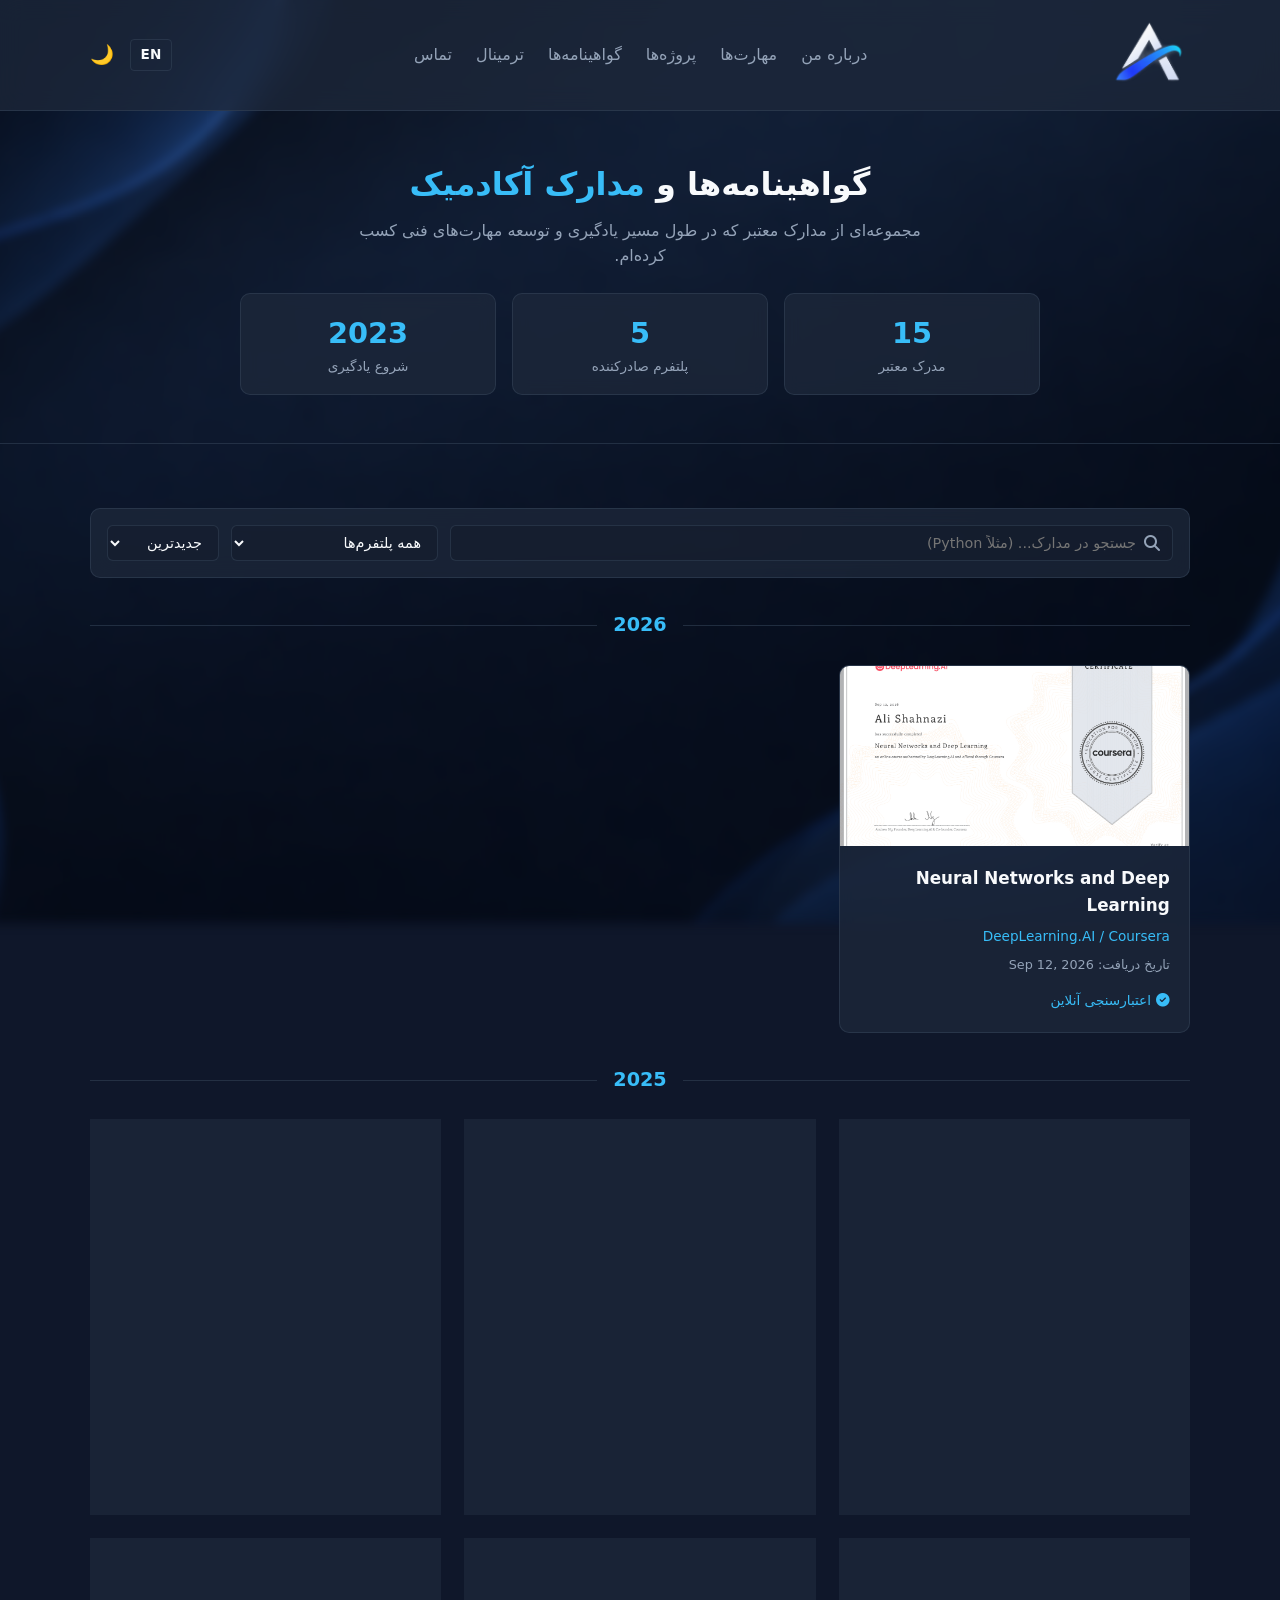
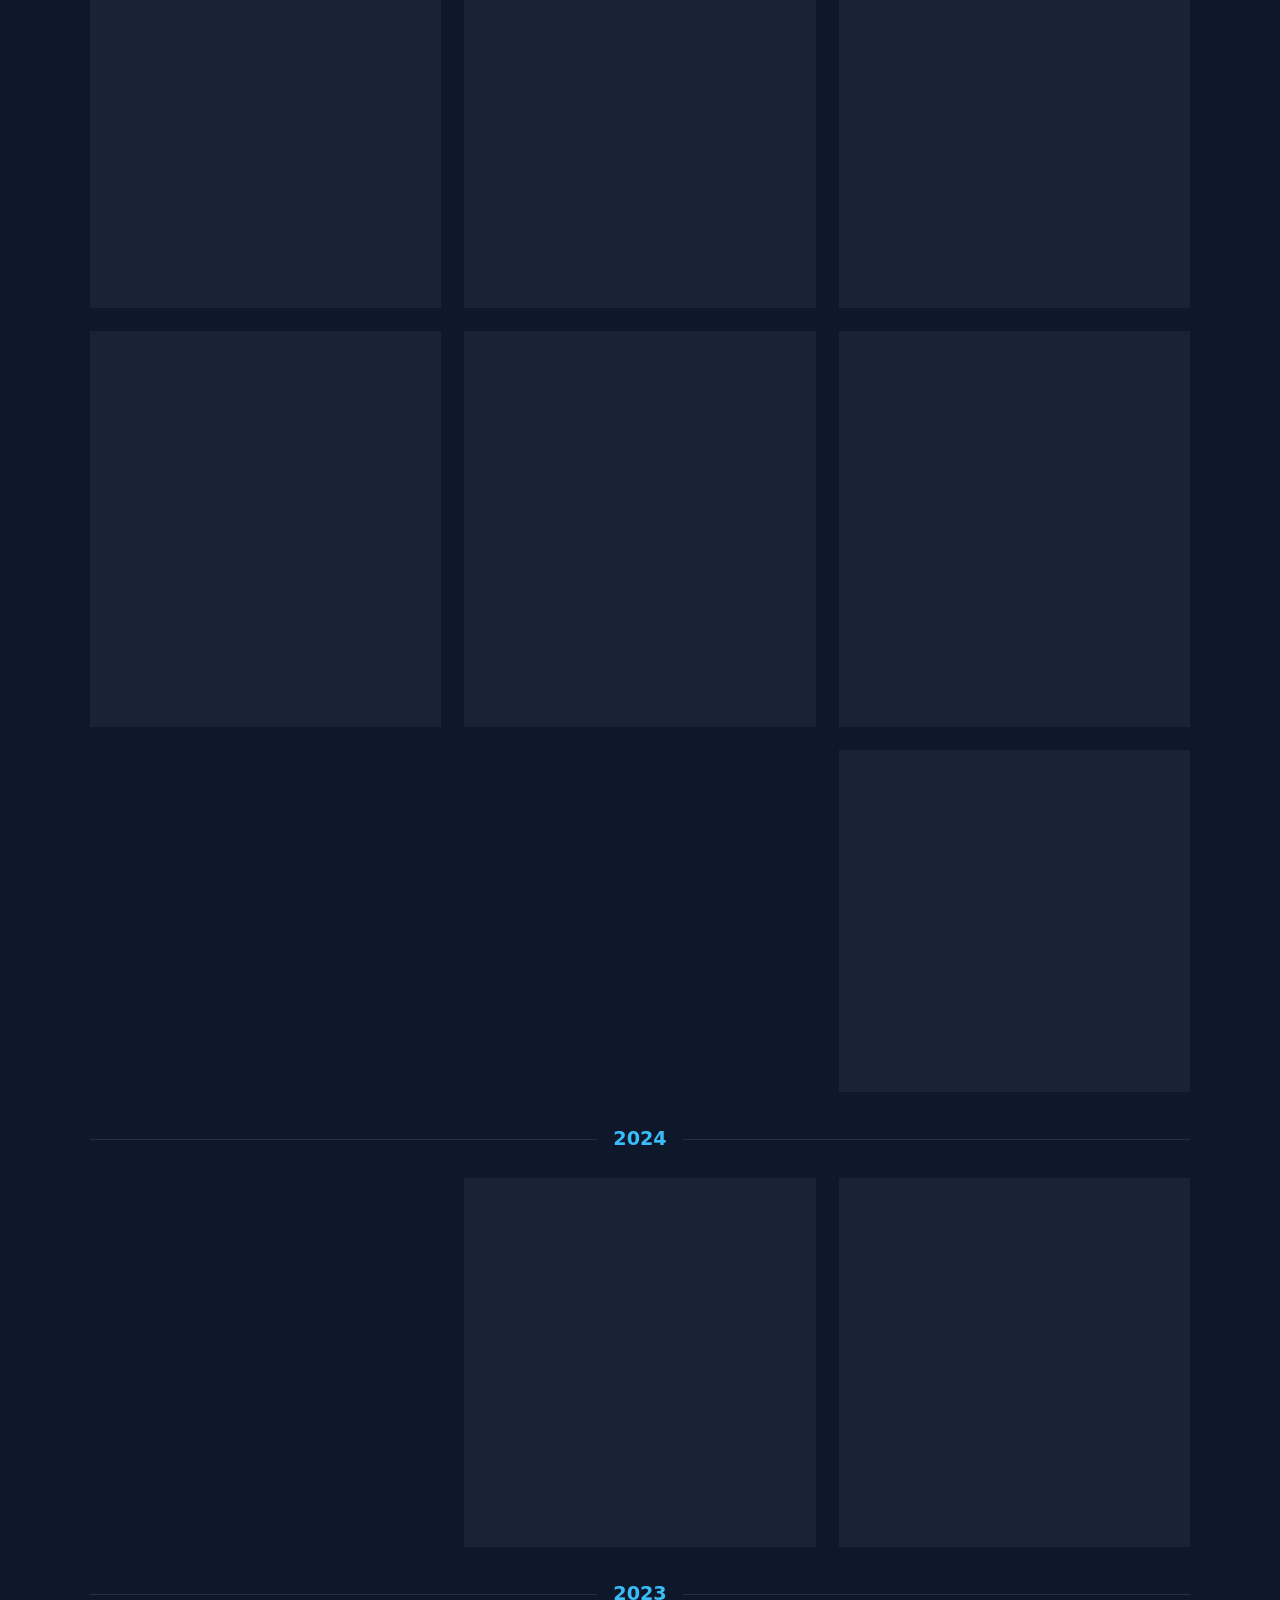
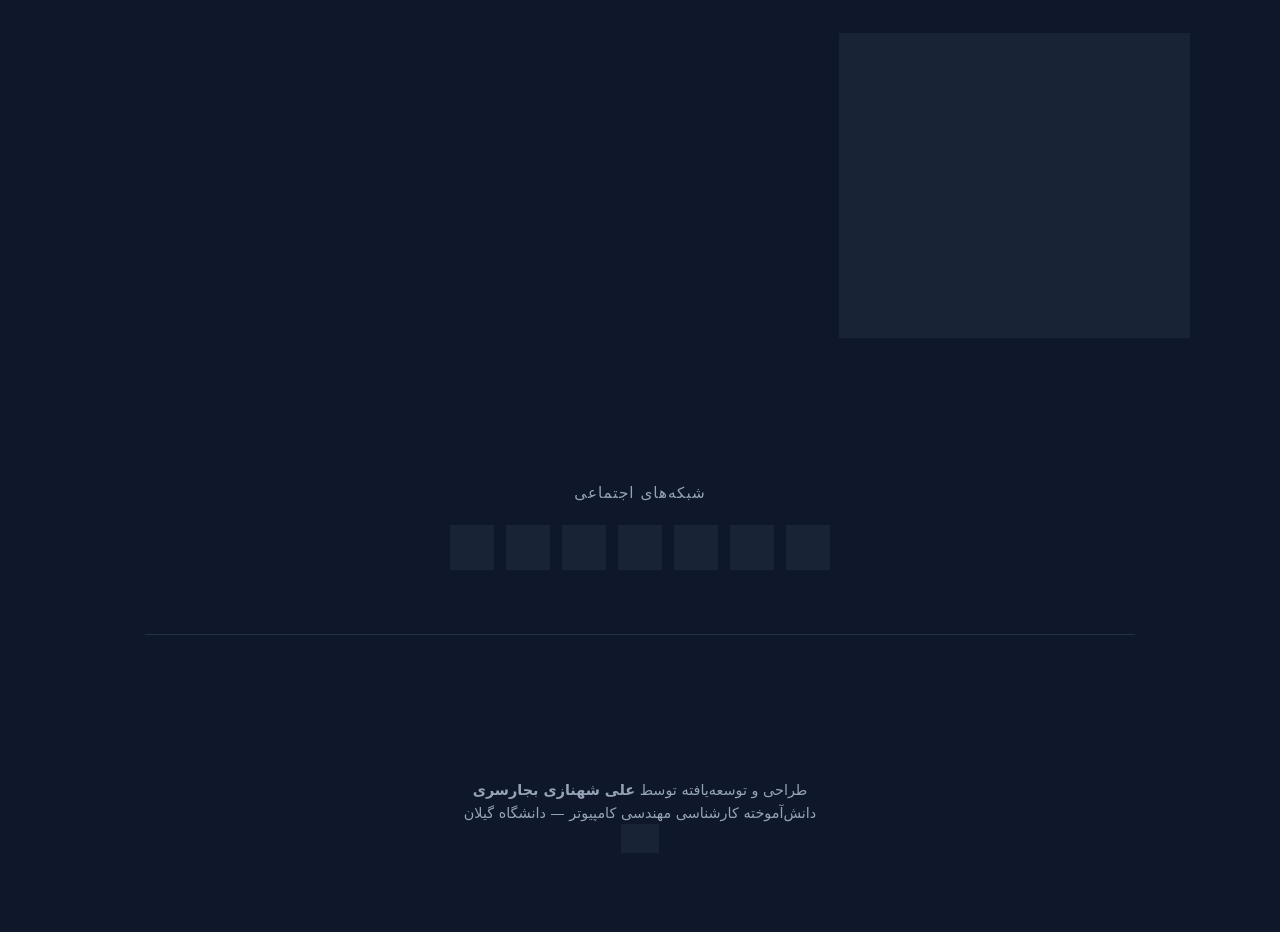
<file: certificates.html>
<!DOCTYPE html>
<html lang="fa" dir="rtl">
<head>
    <meta charset="UTF-8">
    <meta name="viewport" content="width=device-width, initial-scale=1.0">
    <title>مدارک و گواهینامه‌ها | علی شهنازی بجارسری</title>
    <meta name="description" content="مجموعه‌ای از مدارک معتبر علی شهنازی بجارسری از دانشگاه میشیگان، استنفورد، متا و دوره‌های تخصصی هوش مصنوعی و برنامه‌نویسی.">
    <link rel="canonical" href="https://alishahnazi.ir/certificates.html" />
    <link rel="alternate" hreflang="fa" href="https://alishahnazi.ir/certificates.html" />
    <link rel="alternate" hreflang="en" href="https://alishahnazi.ir/certificates-en.html" />
    <link rel="icon" type="image/png" href="photos/Neon Ribbon A App Icon.png">
    <link rel="stylesheet" href="assets/css/style.css">
    <link rel="stylesheet" href="https://cdnjs.cloudflare.com/ajax/libs/font-awesome/6.4.0/css/all.min.css">
</head>
<body>
<header class="header">
    <div class="container nav-container">
        <div class="logo">
            <a href="index.html"><img src="photos/Logo TP.png" alt="لوگوی علی شهنازی"></a>
        </div>
        <button class="mobile-menu-btn" id="mobile-menu-btn" aria-label="Toggle navigation">
            <i class="fas fa-bars"></i>
        </button>
        <nav id="main-nav">
            <ul class="nav-links">
                <li><a href="index.html#about">درباره من</a></li>
                <li><a href="index.html#skills">مهارت‌ها</a></li>
                <li><a href="index.html#projects">پروژه‌ها</a></li>
                <li><a href="certificates.html" class="active">گواهینامه‌ها</a></li>
                <li><a href="index.html#terminal">ترمینال</a></li>
                <li><a href="index.html#contact">تماس</a></li>
            </ul>
        </nav>
        <div class="header-actions">
            <a href="certificates-en.html" class="lang-switch-btn">EN</a>
            <button id="theme-toggle" class="theme-btn">🌙</button>
        </div>
    </div>
</header>

<main>


    <section class="page-hero">
        <h1>گواهینامه‌ها و <span class="highlight">مدارک آکادمیک</span></h1>
        <p>مجموعه‌ای از مدارک معتبر که در طول مسیر یادگیری و توسعه مهارت‌های فنی کسب کرده‌ام.</p>
        <div class="stats-banner">
            <div class="stat-box">
                <div class="num">15</div>
                <div class="label">مدرک معتبر</div>
            </div>
            <div class="stat-box">
                <div class="num">5</div>
                <div class="label">پلتفرم صادرکننده</div>
            </div>
            <div class="stat-box">
                <div class="num">2023
                </div>
                <div class="label">شروع یادگیری</div>
            </div>
        </div>
    </section>

    <div class="container">

        <!-- Toolbar -->
        <div class="cert-toolbar">
            <div class="search-box">
                <i class="fas fa-search"></i>
                <input type="text" id="certSearch" placeholder="جستجو در مدارک... (مثلاً Python)">
            </div>
            <select id="certFilter">
                <option value="all">همه پلتفرم‌ها</option>
                <option value="deeplearning">DeepLearning.AI</option>
                <option value="michigan">University of Michigan</option>
                <option value="meta">Meta</option>
                <option value="stanford">Stanford University</option>
                <option value="ibm">IBM</option>
                <option value="google">Google</option>
                <option value="University of Guilan">University of Guilan</option>
            </select>
            <select id="certSort">
                <option value="newest">جدیدترین</option>
                <option value="oldest">قدیمی‌ترین</option>
                <option value="alpha">الفبایی</option>
            </select>
        </div>


        <div id="certContainer" class="certificates-grid-full">


            <div class="cert-year-group" data-year="2026">
                <h3 class="year-divider"><span>2026</span></h3>
                <div class="cert-grid-inner">

                    <div class="cert-card-big" data-title="Neural Networks and Deep Learning" data-issuer="deeplearning" data-date="2026-09-12">
                        <div class="cert-img-box" onclick="openCertModal('certificates/Neural Network.png')">
                            <img src="certificates/Neural Network.png" alt="Neural Networks and Deep Learning">
                        </div>
                        <div class="cert-info">
                            <h3>Neural Networks and Deep Learning</h3>
                            <p class="cert-issuer">DeepLearning.AI / Coursera</p>
                            <span class="cert-date">تاریخ دریافت: Sep 12, 2026</span>
                            <div class="cert-actions">
                                <a href="https://coursera.org/verify/DY2U1D3DS61P" target="_blank" class="verify-link">
                                    <i class="fas fa-check-circle"></i> اعتبارسنجی آنلاین
                                </a>
                            </div>
                        </div>
                    </div>

                </div>
            </div>


            <div class="cert-year-group" data-year="2025">
                <h3 class="year-divider"><span>2025</span></h3>
                <div class="cert-grid-inner">

                    <div class="cert-card-big" data-title="Machine Learning" data-issuer="stanford" data-date="2025-05-12">
                        <div class="cert-img-box" onclick="openCertModal('certificates/Machine Learning.png')">
                            <img src="certificates/Machine Learning.png" alt="Machine Learning">
                        </div>
                        <div class="cert-info">
                            <h3>Machine Learning</h3>
                            <p class="cert-issuer">Stanford University / DeepLearning.AI</p>
                            <span class="cert-date">تاریخ دریافت: May 12, 2025</span>
                            <div class="cert-actions">
                                <a href="https://coursera.org/verify/specialization/K7LBCCPP1VZM" target="_blank" class="verify-link">
                                    <i class="fas fa-check-circle"></i> اعتبارسنجی آنلاین
                                </a>
                            </div>
                        </div>
                    </div>

                    <div class="cert-card-big" data-title="Advanced Learning Algorithms" data-issuer="stanford" data-date="2025-02-27">
                        <div class="cert-img-box" onclick="openCertModal('certificates/Advanced learning Algorithm.png')">
                            <img src="certificates/Advanced learning Algorithm.png" alt="Advanced Learning Algorithms">
                        </div>
                        <div class="cert-info">
                            <h3>Advanced Learning Algorithms</h3>
                            <p class="cert-issuer">DeepLearning.AI / Stanford University</p>
                            <span class="cert-date">تاریخ دریافت: Feb 27, 2025</span>
                            <div class="cert-actions">
                                <a href="https://coursera.org/verify/ICVAX76G8OAM" target="_blank" class="verify-link">
                                    <i class="fas fa-check-circle"></i> اعتبارسنجی آنلاین
                                </a>
                            </div>
                        </div>
                    </div>


                    <div class="cert-card-big" data-title="Capstone: Retrieving, Processing, and Visualizing Data with Python" data-issuer="michigan" data-date="2025-10-9">
                        <div class="cert-img-box" onclick="openCertModal('certificates/Capstone.png')">
                            <img src="certificates/Capstone.png" alt="Capstone: Retrieving, Processing, and Visualizing Data with Python">
                        </div>
                        <div class="cert-info">
                            <h3>Capstone: Retrieving, Processing, and Visualizing Data with Python</h3>
                            <p class="cert-issuer">University of Michigan / coursera</p>
                            <span class="cert-date">تاریخ دریافت: Oct 9, 2025</span>
                            <div class="cert-actions">
                                <a href="https://coursera.org/verify/3IRRXUR1NM7A" target="_blank" class="verify-link">
                                    <i class="fas fa-check-circle"></i> اعتبارسنجی آنلاین
                                </a>
                            </div>
                        </div>
                    </div>                    

                    <div class="cert-card-big" data-title="Programming for Everybody (Getting Started with Python)" data-issuer="michigan" data-date="2025-04-14">
                        <div class="cert-img-box" onclick="openCertModal('certificates/Programming for everybody.png')">
                            <img src="certificates/Programming for everybody.png" alt="Programming for Everybody (Getting Started with Python)">
                        </div>
                        <div class="cert-info">
                            <h3>Programming for Everybody (Getting Started with Python)</h3>
                            <p class="cert-issuer">University of Michigan / coursera</p>
                            <span class="cert-date">تاریخ دریافت: Apr 14, 2025</span>
                            <div class="cert-actions">
                                <a href="https://coursera.org/verify/VSVTTV2OVV9R" target="_blank" class="verify-link">
                                    <i class="fas fa-check-circle"></i> اعتبارسنجی آنلاین
                                </a>
                            </div>
                        </div>
                    </div>       

                    <div class="cert-card-big" data-title="Python Data Structures" data-issuer="michigan" data-date="2025-05-18">
                        <div class="cert-img-box" onclick="openCertModal('certificates/Python Data Structures.png')">
                            <img src="certificates/Python Data Structures.png" alt="Python Data Structures">
                        </div>
                        <div class="cert-info">
                            <h3>Python Data Structures</h3>
                            <p class="cert-issuer">University of Michigan / coursera</p>
                            <span class="cert-date">تاریخ دریافت: May 18, 2025</span>
                            <div class="cert-actions">
                                <a href="https://coursera.org/verify/XNLCEHXZ210S" target="_blank" class="verify-link">
                                    <i class="fas fa-check-circle"></i> اعتبارسنجی آنلاین
                                </a>
                            </div>
                        </div>
                    </div>       

                    <div class="cert-card-big" data-title="Python for Everybody" data-issuer="michigan" data-date="2025-10-09">
                        <div class="cert-img-box" onclick="openCertModal('certificates/Python for Everybody.png')">
                            <img src="certificates/Python for Everybody.png" alt="Python for Everybody">
                        </div>
                        <div class="cert-info">
                            <h3>Python for Everybody</h3>
                            <p class="cert-issuer">University of Michigan / Coursera</p>
                            <span class="cert-date">تاریخ دریافت: Oct 9, 2025</span>
                            <div class="cert-actions">
                                <a href="https://coursera.org/verify/specialization/9C0IYNSYA5UR" target="_blank" class="verify-link">
                                    <i class="fas fa-check-circle"></i> اعتبارسنجی آنلاین
                                </a>
                            </div>
                        </div>
                    </div>

                    <div class="cert-card-big" data-title="Unsupervised Learning, Recommenders, Reinforcement Learning" data-issuer="stanford" data-date="2025-05-12">
                        <div class="cert-img-box" onclick="openCertModal('certificates/Unsupervised Learning.png')">
                            <img src="certificates/Unsupervised Learning.png" alt="Unsupervised Learning, Recommenders, Reinforcement Learning">
                        </div>
                        <div class="cert-info">
                            <h3>Unsupervised Learning, Recommenders, Reinforcement Learning</h3>
                            <p class="cert-issuer">DeepLearning.AI / Stanford University</p>
                            <span class="cert-date">تاریخ دریافت: May 12, 2025</span>
                            <div class="cert-actions">
                                <a href="https://coursera.org/verify/IT6B8UV7QOYC" target="_blank" class="verify-link">
                                    <i class="fas fa-check-circle"></i> اعتبارسنجی آنلاین
                                </a>
                            </div>
                        </div>
                    </div>


                    <div class="cert-card-big" data-title="Using Databases with Python" data-issuer="University of Michigan" data-date="2025-09-19">
                        <div class="cert-img-box" onclick="openCertModal('certificates/Using databases with python.png')">
                            <img src="certificates/Using databases with python.png" alt="Using Databases with Python">
                        </div>
                        <div class="cert-info">
                            <h3>Using Databases with Python</h3>
                            <p class="cert-issuer">University of Michigan / Coursera</p>
                            <span class="cert-date">تاریخ دریافت: Sep 19, 2025</span>
                            <div class="cert-actions">
                                <a href="https://coursera.org/verify/2M7FELEECHJT" target="_blank" class="verify-link">
                                    <i class="fas fa-check-circle"></i> اعتبارسنجی آنلاین
                                </a>
                            </div>
                        </div>
                    </div>

                    <div class="cert-card-big" data-title="Using Python to Access Web Data" data-issuer="University of Michigan" data-date="2025-07-02">
                        <div class="cert-img-box" onclick="openCertModal('certificates/Using Python to access web data.png')">
                            <img src="certificates/Using Python to access web data.png" alt="Using Python to Access Web Data">
                        </div>
                        <div class="cert-info">
                            <h3>Using Python to Access Web Data</h3>
                            <p class="cert-issuer">University of Michigan / Coursera</p>
                            <span class="cert-date">تاریخ دریافت: Jul 2, 2025</span>
                            <div class="cert-actions">
                                <a href="https://coursera.org/verify/V1D3PJTWJ16C" target="_blank" class="verify-link">
                                    <i class="fas fa-check-circle"></i> اعتبارسنجی آنلاین
                                </a>
                            </div>
                        </div>
                    </div>


                    <div class="cert-card-big" data-title="Introduction to Front-End Development" data-issuer="meta" data-date="2025-07-31">
                        <div class="cert-img-box" onclick="openCertModal('certificates/Intruduction to Front-End development.png')">
                            <img src="certificates/Intruduction to Front-End development.png" alt="Introduction to Front-End Development">
                        </div>
                        <div class="cert-info">
                            <h3>Introduction to Front-End Development</h3>
                            <p class="cert-issuer">Meta / Coursera</p>
                            <span class="cert-date">تاریخ دریافت: Jul 31, 2025</span>
                            <div class="cert-actions">
                                <a href="https://coursera.org/verify/VGRVYNC6VO10" target="_blank" class="verify-link">
                                    <i class="fas fa-check-circle"></i> اعتبارسنجی آنلاین
                                </a>
                            </div>
                        </div>
                    </div>

                </div>
            </div>

        </div>


            <div class="cert-year-group" data-year="2024">
            <h3 class="year-divider"><span>2024</span></h3>
            <div class="cert-grid-inner">

                    <div class="cert-card-big" data-title="Scrum Foundation" data-issuer="Ultima Traning Tech co." data-date="2024-03-11">
                        <div class="cert-img-box" onclick="openCertModal('certificates/Scrum.png')">
                            <img src="certificates/Scrum.png" alt="Scrum Foundation">
                        </div>
                        <div class="cert-info">
                            <h3>Scrum Foundation</h3>
                            <p class="cert-issuer">University of Guilan</p>
                            <span class="cert-date">تاریخ دریافت: Mar 11, 2024</span>
                        </div>
                    </div>

                    <div class="cert-card-big" data-title="Supervised Machine Learning: Regression and Classification" data-issuer="stanford" data-date="2024-12-21">
                        <div class="cert-img-box" onclick="openCertModal('certificates/Supervised Machine Learning.png')">
                            <img src="certificates/Supervised Machine Learning.png" alt="Supervised Machine Learning: Regression and Classification">
                        </div>
                        <div class="cert-info">
                            <h3>Supervised Machine Learning: Regression and Classification</h3>
                            <p class="cert-issuer">Stanford University / Coursera</p>
                            <span class="cert-date">تاریخ دریافت: Dec 21, 2024</span>
                            <div class="cert-actions">
                                <a href="https://coursera.org/verify/954B6ORKCKSK" target="_blank" class="verify-link">
                                    <i class="fas fa-check-circle"></i> اعتبارسنجی آنلاین
                                </a>
                            </div>
                        </div>
                    </div>


            </div>









            <div class="cert-year-group" data-year="2023">
            <h3 class="year-divider"><span>2023</span></h3>
            <div class="cert-grid-inner">

                    <div class="cert-card-big" data-title="Git & Github Bootcamp" data-issuer="University of Guilan" data-date="2023-04-21">
                        <div class="cert-img-box" onclick="openCertModal('certificates/Git.png')">
                            <img src="certificates/Git.png" alt="Git & Github Bootcamp">
                        </div>
                        <div class="cert-info">
                            <h3>Git & Github Bootcamp</h3>
                            <p class="cert-issuer">University of Guilan</p>
                            <span class="cert-date">تاریخ دریافت: Apr 21, 2023</span>
                        </div>
                    </div>

            </div>

        <div class="no-result" id="noResult">
            <i class="fas fa-search"></i>
            <h3>مدرکی یافت نشد</h3>
            <p>عبارت جستجو یا فیلتر را تغییر دهید.</p>
        </div>

    </div>

 <section id="contact" class="section container">
    <div class="social-links-container">
        <h3>شبکه‌های اجتماعی</h3>
        <div class="social-grid-minimal">
            <a href="mailto:alishahnazi83@gmail.com" target="_blank" class="social-icon email" title="Email" aria-label="Email">
                <i class="fas fa-envelope"></i>
            </a>
            <a href="https://www.linkedin.com/in/ali-shahnazi-bejarsari-678bba342" target="_blank" class="social-icon linkedin" title="LinkedIn" aria-label="LinkedIn">
                <i class="fab fa-linkedin-in"></i>
            </a>
            <a href="https://t.me/awlishahnazi" target="_blank" class="social-icon telegram" title="Telegram" aria-label="Telegram">
                <i class="fab fa-telegram-plane"></i>
            </a>
            <a href="https://wa.me/+989115616919" target="_blank" class="social-icon whatsapp" title="WhatsApp" aria-label="WhatsApp">
                <i class="fab fa-whatsapp"></i>
            </a>
            <a href="https://instagram.com/_alishahnazi_" target="_blank" class="social-icon instagram" title="Instagram" aria-label="Instagram">
                <i class="fab fa-instagram"></i>
            </a>
            <a href="https://x.com/awlishahnazi" target="_blank" class="social-icon twitter" title="Twitter" aria-label="Twitter">
                <i class="fab fa-twitter"></i>
            </a>
            <a href="https://github.com/Awlishahnazi" target="_blank" class="social-icon github" title="GitHub" aria-label="GitHub">
                <i class="fab fa-github"></i>
            </a>
        </div>
    </div>
</section>
</main>

<footer class="footer">
    <div class="container footer-content">
        <div class="footer-left">
            <p class="footer-signature">طراحی و توسعه‌یافته توسط <strong>علی شهنازی بجارسری</strong></p>
            <p class="footer-subtext">دانش‌آموخته کارشناسی مهندسی کامپیوتر — دانشگاه گیلان</p>
        </div>
        <div class="footer-right">
            <a href="index.html" class="back-to-top">
                <i class="fas fa-arrow-up"></i>
            </a>
        </div>
    </div>
</footer>


<div id="cert-modal" class="cert-modal" onclick="closeCertModal()">
    <span class="cert-modal-close">&times;</span>
    <img id="cert-modal-img" class="cert-modal-content" alt="گواهی">
</div>

<script src="assets/js/main.js"></script>
<script src="assets/js/certificates.js"></script>

</body>
</html>
</file>
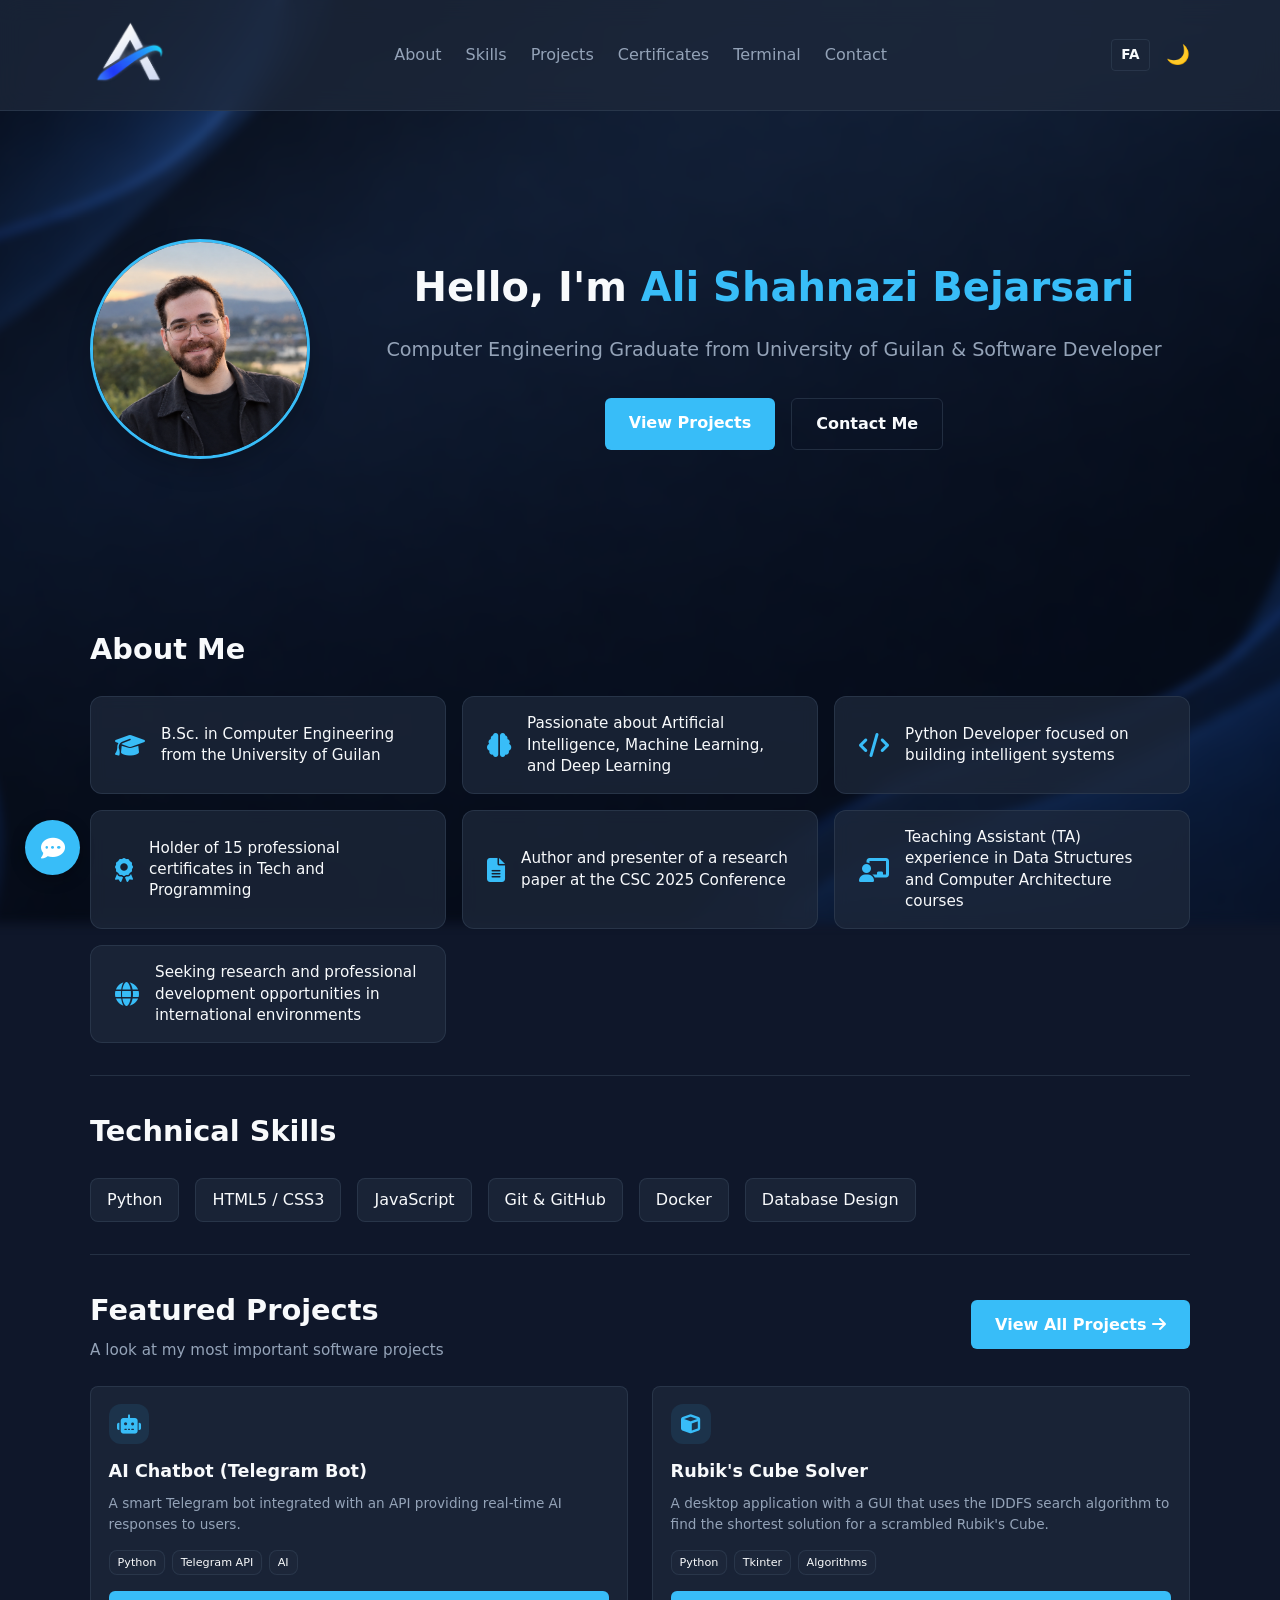
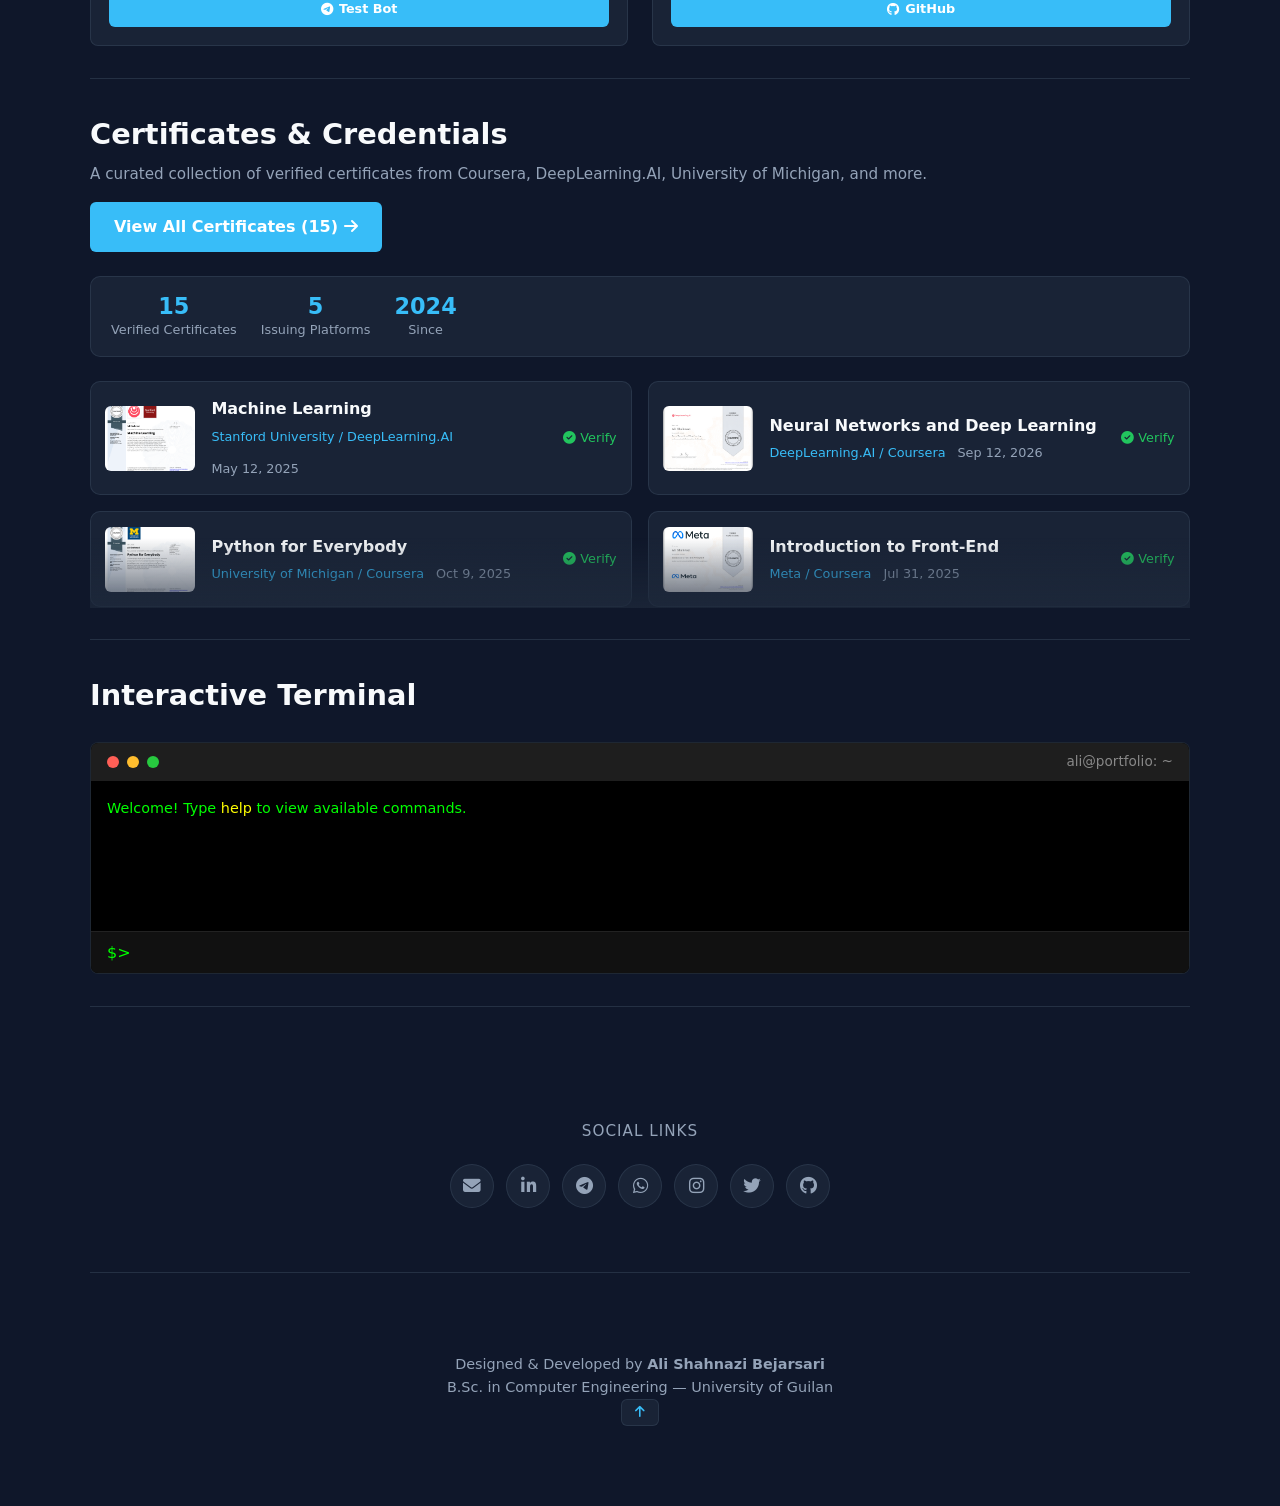
<file: index-en.html>
<!DOCTYPE html>
<html lang="en" dir="ltr">
<head>
    <meta charset="UTF-8">
    <meta name="viewport" content="width=device-width, initial-scale=1.0">
    <title>Ali Shahnazi Bejarsari | Software Developer</title>
    <meta name="description" content="Personal portfolio of Ali Shahnazi Bejarsari, Computer Engineering graduate from University of Guilan. Explore my projects, certificates, and technical skills in software development.">
    <meta name="author" content="Ali Shahnazi Bejarsari">
    <link rel="canonical" href="https://alishahnazi.ir/index-en.html" />
    <link rel="alternate" hreflang="en" href="https://alishahnazi.ir/index-en.html" />
    <link rel="alternate" hreflang="fa" href="https://alishahnazi.ir/" />
    <link rel="icon" type="image/png" href="photos/Neon Ribbon A App Icon.png">
    <link rel="stylesheet" href="assets/css/style.css">
    <link rel="stylesheet" href="https://cdnjs.cloudflare.com/ajax/libs/font-awesome/6.4.0/css/all.min.css">
    <!-- Open Graph / Social Media -->
    <meta property="og:title" content="Ali Shahnazi Bejarsari | Software Developer">
    <meta property="og:description" content="Portfolio, projects, and verified certificates in Web Development and AI.">
    <meta property="og:type" content="website">
    <meta property="og:url" content="https://alishahnazi.ir/index-en.html">
    <meta property="og:image" content="https://alishahnazi.ir/photos/My%20Photo.png">

    <script type="application/ld+json">
{
  "@context": "https://schema.org",
  "@type": "ProfilePage",
  "mainEntity": {
    "@type": "Person",
    "name": "Ali Shahnazi Bejarsari",
    "alternateName": "علی شهنازی بجارسری",
    "jobTitle": "Software Developer & Computer Engineering Graduate",
    "description": "Personal portfolio of Ali Shahnazi Bejarsari, a Computer Engineering graduate from the University of Guilan and a Software Developer specializing in Python, Web Development, and AI.",
    "image": "https://alishahnazi.ir/photos/My%20Photo.png",
    "url": "https://alishahnazi.ir/index-en.html",
    "sameAs": [
      "https://www.linkedin.com/in/ali-shahnazi-bejarsari-678bba342",
      "https://github.com/Awlishahnazi",
      "https://x.com/awlishahnazi",
      "https://instagram.com/_alishahnazi_",
      "https://t.me/awlishahnazi"
    ],
    "alumniOf": {
      "@type": "CollegeOrUniversity",
      "name": "University of Guilan"
    },
    "knowsAbout": [
      "Python",
      "HTML5",
      "CSS3",
      "JavaScript",
      "Git",
      "Docker",
      "Database Design",
      "Machine Learning"
    ]
  }
}
</script>
</head>
<body>
<header class="header">
    <div class="container nav-container">
        <div class="logo">
            <a href="#"><img src="photos/Logo TP.png" alt="Ali Shahnazi Logo"></a>
        </div>
        <button class="mobile-menu-btn" id="mobile-menu-btn" aria-label="Toggle navigation">
            <i class="fas fa-bars"></i>
        </button>
        <nav id="main-nav">
            <ul class="nav-links">
                <li><a href="#about">About</a></li>
                <li><a href="#skills">Skills</a></li>
                <li><a href="projects-en.html">Projects</a></li>
                <li><a href="certificates-en.html">Certificates</a></li>
                <li><a href="#terminal">Terminal</a></li>
                <li><a href="#contact">Contact</a></li>
            </ul>
        </nav>
        <div class="header-actions">
            <a href="index.html" class="lang-switch-btn">FA</a>
            <button id="theme-toggle" class="theme-btn">🌙</button>
        </div>
    </div>
</header>

<main>

    <section class="hero">
        <div class="container hero-content">
            <div class="hero-image">
                <img src="photos/My Photo.png" alt="Ali Shahnazi Bejarsari">
            </div>
            <div class="hero-text">
                <h1>Hello, I'm <span class="highlight">Ali Shahnazi Bejarsari</span></h1>
                <p>Computer Engineering Graduate from University of Guilan & Software Developer</p>
                <div class="hero-btns">
                    <a href="projects-en.html" class="btn primary-btn">View Projects</a>
                    <a href="#contact" class="btn secondary-btn">Contact Me</a>
                </div>
            </div>
        </div>
    </section>

<section id="about" class="section container">
    <h2>About Me</h2>

    <div class="feature-grid">

        <div class="feature-card">
            <i class="fas fa-graduation-cap"></i>
            <span>B.Sc. in Computer Engineering from the University of Guilan</span>
        </div>

        <div class="feature-card">
            <i class="fas fa-brain"></i>
            <span>Passionate about Artificial Intelligence, Machine Learning, and Deep Learning</span>
        </div>

        <div class="feature-card">
            <i class="fas fa-code"></i>
            <span>Python Developer focused on building intelligent systems</span>
        </div>

        <div class="feature-card">
            <i class="fas fa-award"></i>
            <span>Holder of 15 professional certificates in Tech and Programming</span>
        </div>

        <div class="feature-card">
            <i class="fas fa-file-alt"></i>
            <span>Author and presenter of a research paper at the CSC 2025 Conference</span>
        </div>

        <div class="feature-card">
            <i class="fas fa-chalkboard-teacher"></i>
            <span>Teaching Assistant (TA) experience in Data Structures and Computer Architecture courses</span>
        </div>

        <div class="feature-card">
            <i class="fas fa-globe"></i>
            <span>Seeking research and professional development opportunities in international environments</span>
        </div>

    </div>
</section>

    <section id="skills" class="section container">
        <h2>Technical Skills</h2>
        <div class="skills-grid">
            <span class="skill-tag">Python</span>
            <span class="skill-tag">HTML5 / CSS3</span>
            <span class="skill-tag">JavaScript</span>
            <span class="skill-tag">Git & GitHub</span>
            <span class="skill-tag">Docker</span>
            <span class="skill-tag">Database Design</span>
        </div>
    </section>

    <section id="projects" class="section container">
        <div class="cert-preview-header">
            <div>
                <h2>Featured Projects</h2>
                <p>A look at my most important software projects</p>
            </div>
            <a href="projects-en.html" class="btn primary-btn">
                View All Projects <i class="fas fa-arrow-right"></i>
            </a>
        </div>

        <div id="projects-grid" class="projects-grid">
            <!-- 1 -->
            <div class="project-card">
                <div class="project-icon"><i class="fas fa-robot"></i></div>
                <h3>AI Chatbot (Telegram Bot)</h3>
                <p>A smart Telegram bot integrated with an API providing real-time AI responses to users.</p>
                
                <div class="project-tech">
                    <span class="skill-tag">Python</span>
                    <span class="skill-tag">Telegram API</span>
                    <span class="skill-tag">AI</span>
                </div>
                
                <div class="project-links">
                    <a href="https://t.me/Alish_AiAssistant_bot" target="_blank" class="btn primary-btn">
                        <i class="fab fa-telegram-plane"></i> Test Bot
                    </a>
                </div>
            </div>

            <!-- 2 -->
            <div class="project-card">
                <div class="project-icon"><i class="fas fa-cube"></i></div>
                <h3>Rubik's Cube Solver</h3>
                <p>A desktop application with a GUI that uses the IDDFS search algorithm to find the shortest solution for a scrambled Rubik's Cube.</p>
                
                <div class="project-tech">
                    <span class="skill-tag">Python</span>
                    <span class="skill-tag">Tkinter</span>
                    <span class="skill-tag">Algorithms</span>
                </div>
                
                <div class="project-links">
                    <a href="https://github.com/Awlishahnazi/Rubiks-Cube-Solver" target="_blank" class="btn primary-btn">
                        <i class="fab fa-github"></i> GitHub
                    </a>
                </div>
            </div>
        </div>
    </section>


    <section id="certificates" class="section container">
        <div class="cert-preview-header">
            <div>
                <h2>Certificates & Credentials</h2>
                <p>A curated collection of verified certificates from Coursera, DeepLearning.AI, University of Michigan, and more.</p>
            </div>
            <a href="certificates-en.html" class="btn primary-btn">
                View All Certificates (15) <i class="fas fa-arrow-right"></i>
            </a>
        </div>

        <div class="stats-mini">
            <div class="stat-item">
                <span class="num">15</span>
                <span class="lbl">Verified Certificates</span>
            </div>
            <div class="stat-item">
                <span class="num">5</span>
                <span class="lbl">Issuing Platforms</span>
            </div>
            <div class="stat-item">
                <span class="num">2024</span>
                <span class="lbl">Since</span>
            </div>
        </div>

        <!-- 1 -->
        <div class="cert-list cert-list-preview">
            <div class="cert-list-item">
                <div class="thumb" onclick="openCertModal(this.querySelector('img').src)">
                    <img src="certificates/Machine Learning.png" alt="Machine Learning">
                </div>
                <div class="info">
                    <h3>Machine Learning</h3>
                    <div class="meta">
                        <span class="issuer">Stanford University / DeepLearning.AI</span>
                        <span>May 12, 2025</span>
                    </div>
                </div>
                <a href="https://coursera.org/verify/specialization/K7LBCCPP1VZM" target="_blank" class="verify-badge" onclick="event.stopPropagation()">
                    <i class="fas fa-check-circle"></i> Verify
                </a>
            </div>

            <!-- 2 -->
            <div class="cert-list-item">
                <div class="thumb" onclick="openCertModal(this.querySelector('img').src)">
                    <img src="certificates/Neural Network.png" alt="Neural Networks and Deep Learning">
                </div>
                <div class="info">
                    <h3>Neural Networks and Deep Learning</h3>
                    <div class="meta">
                        <span class="issuer">DeepLearning.AI / Coursera</span>
                        <span>Sep 12, 2026</span>
                    </div>
                </div>
                <a href="https://coursera.org/verify/DY2U1D3DS61P" target="_blank" class="verify-badge" onclick="event.stopPropagation()">
                    <i class="fas fa-check-circle"></i> Verify
                </a>
            </div>

            <!-- 3 -->
            <div class="cert-list-item">
                <div class="thumb" onclick="openCertModal(this.querySelector('img').src)">
                    <img src="certificates/Python for Everybody.png" alt="Python for Everybody">
                </div>
                <div class="info">
                    <h3>Python for Everybody</h3>
                    <div class="meta">
                        <span class="issuer">University of Michigan / Coursera</span>
                        <span>Oct 9, 2025</span>
                    </div>
                </div>
                <a href="https://coursera.org/verify/specialization/9C0IYNSYA5UR" target="_blank" class="verify-badge" onclick="event.stopPropagation()">
                    <i class="fas fa-check-circle"></i> Verify
                </a>
            </div>

            <!-- 4 -->
            <div class="cert-list-item">
                <div class="thumb" onclick="openCertModal(this.querySelector('img').src)">
                    <img src="certificates/Intruduction to Front-End development.png" alt="Introduction to Front-End">
                </div>
                <div class="info">
                    <h3>Introduction to Front-End</h3>
                    <div class="meta">
                        <span class="issuer">Meta / Coursera</span>
                        <span>Jul 31, 2025</span>
                    </div>
                </div>
                <a href="https://coursera.org/verify/VGRVYNC6VO10" target="_blank" class="verify-badge" onclick="event.stopPropagation()">
                    <i class="fas fa-check-circle"></i> Verify
                </a>
            </div>
        </div>
    </section>

    <section id="terminal" class="section container">
        <h2>Interactive Terminal</h2>
        <div class="terminal-box">
            <div class="terminal-header">
                <span class="dot red"></span>
                <span class="dot yellow"></span>
                <span class="dot green"></span>
                <span class="terminal-title">ali@portfolio: ~</span>
            </div>
            <div id="terminal-body" class="terminal-body">
                <p>Welcome! Type <span class="cmd-highlight">help</span> to view available commands.</p>
            </div>
            <div class="terminal-input-line">
                <span>$&gt;</span>
                <input type="text" id="terminal-input" autocomplete="off">
            </div>
        </div>
    </section>

    <section id="contact" class="section container">
<div class="social-links-container">
    <h3>Social Links</h3>
    <div class="social-grid-minimal">
        <a href="mailto:alishahnazi83@gmail.com" target="_blank" class="social-icon email" title="Email" aria-label="Email">
            <i class="fas fa-envelope"></i>
        </a>
        <a href="https://www.linkedin.com/in/ali-shahnazi-bejarsari-678bba342" target="_blank" class="social-icon linkedin" title="LinkedIn" aria-label="LinkedIn">
            <i class="fab fa-linkedin-in"></i>
        </a>
        <a href="https://t.me/awlishahnazi" target="_blank" class="social-icon telegram" title="Telegram" aria-label="Telegram">
            <i class="fab fa-telegram-plane"></i>
        </a>
        <a href="https://wa.me/+989115616919" target="_blank" class="social-icon whatsapp" title="WhatsApp" aria-label="WhatsApp">
            <i class="fab fa-whatsapp"></i>
        </a>
        <a href="https://instagram.com/_alishahnazi_" target="_blank" class="social-icon instagram" title="Instagram" aria-label="Instagram">
            <i class="fab fa-instagram"></i>
        </a>
        <a href="https://x.com/awlishahnazi" target="_blank" class="social-icon twitter" title="Twitter" aria-label="Twitter">
            <i class="fab fa-twitter"></i>
        </a>
        <a href="https://github.com/Awlishahnazi" target="_blank" class="social-icon github" title="GitHub" aria-label="GitHub">
            <i class="fab fa-github"></i>
        </a>
    </div>
</div>
    </section>
</main>

<footer class="footer">
    <div class="container footer-content">
        <div class="footer-left">
            <p class="footer-signature">Designed & Developed by <strong>Ali Shahnazi Bejarsari</strong></p>
            <p class="footer-subtext">B.Sc. in Computer Engineering — University of Guilan</p>
        </div>
        <div class="footer-right">
            <a href="#" class="back-to-top" title="Back to top">
                <i class="fas fa-arrow-up"></i>
            </a>
        </div>
    </div>
</footer>


<div id="cert-modal" class="cert-modal" onclick="closeCertModal()">
    <span class="cert-modal-close">&times;</span>
    <img id="cert-modal-img" class="cert-modal-content" alt="Certificate">
</div>

<script src="assets/js/main.js"></script>

<div class="chat-widget-container">
    <button id="chat-toggle-btn" class="chat-toggle-btn" title="Chat with AI Bot">
        <i class="fas fa-comment-dots"></i>
    </button>
    <div id="chat-window" class="chat-window hidden">
        <div class="chat-header">
            <span>Ali's AI Chatbot</span>
            <button id="chat-close-btn">&times;</button>
        </div>
        <div id="chat-body" class="chat-body">
            <div class="message bot-message">Hi! I'm Ali's AI assistant. How can I help you?</div>
        </div>
        <div class="chat-input-area">
            <input type="text" id="chat-input" placeholder="Type your message..." autocomplete="off">
            <button id="chat-send-btn"><i class="fas fa-paper-plane"></i></button>
        </div>
    </div>
</div>

</body>
</html>
</file>
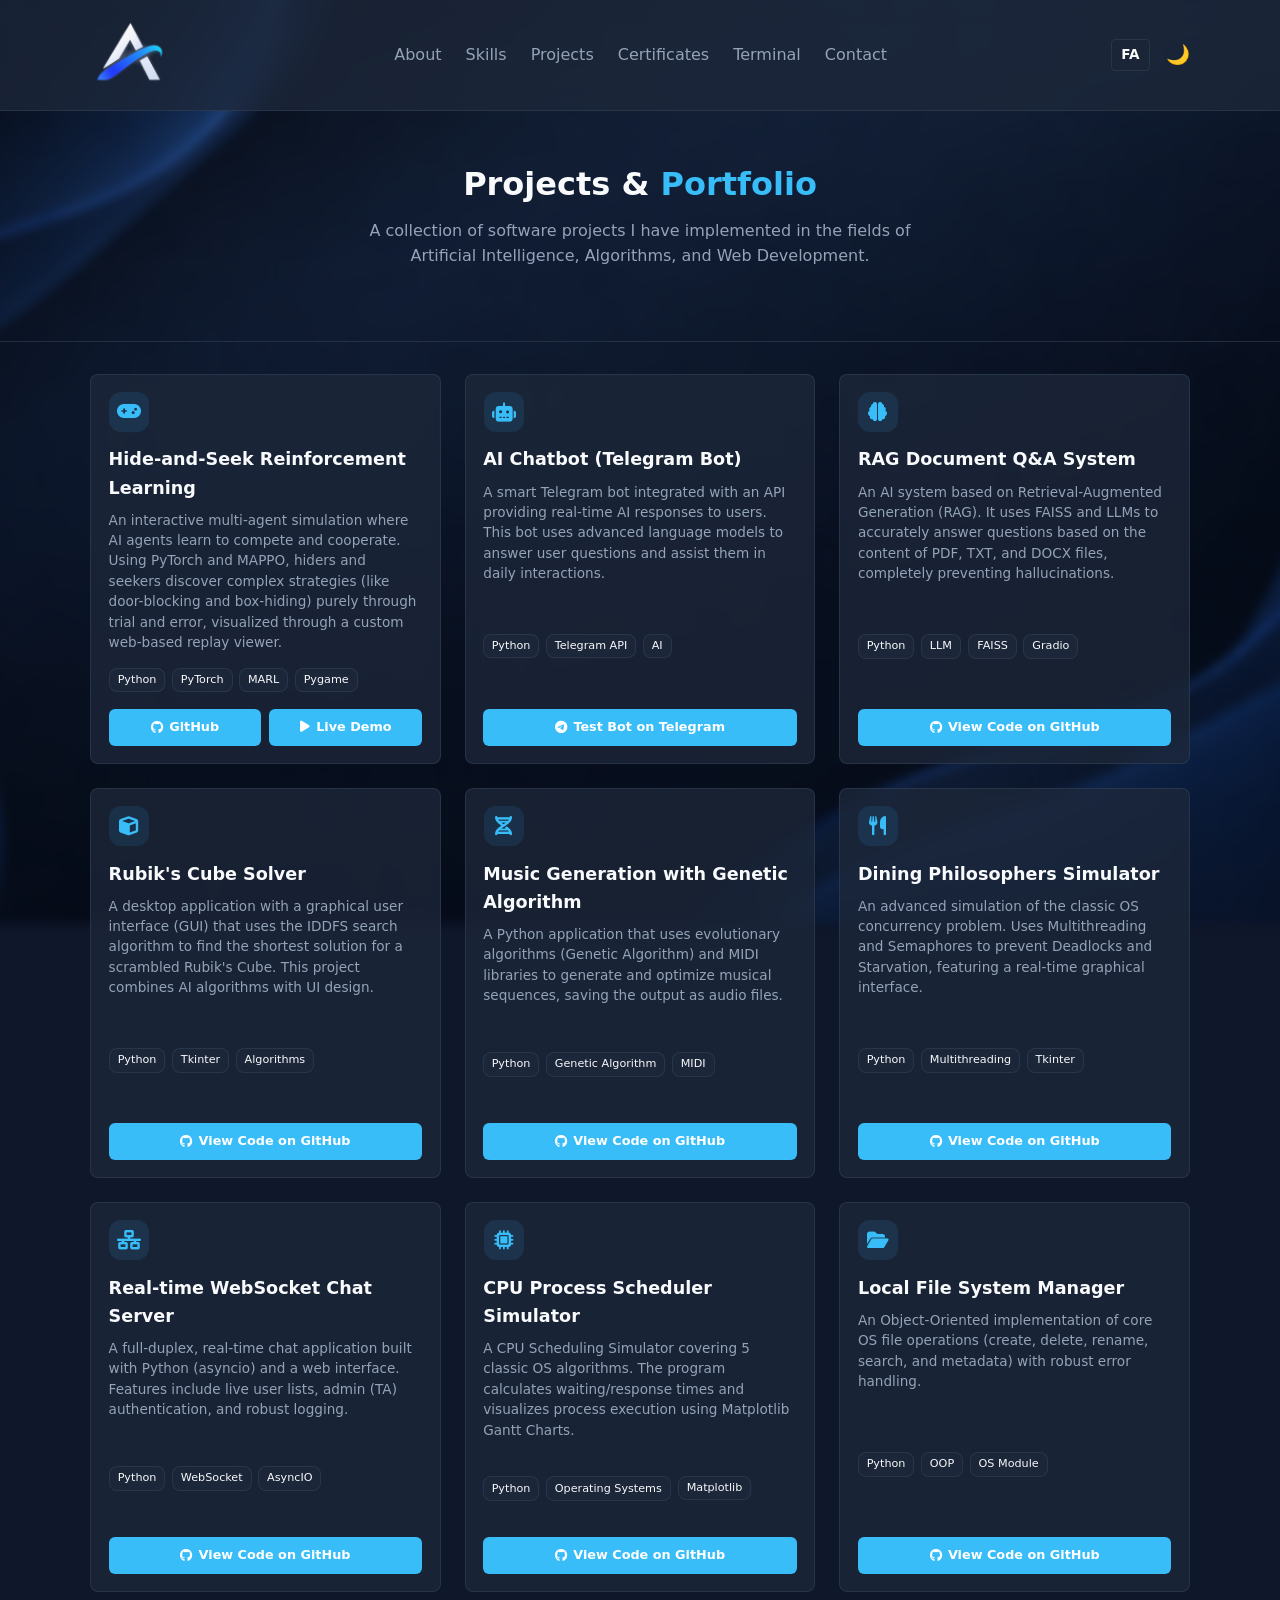
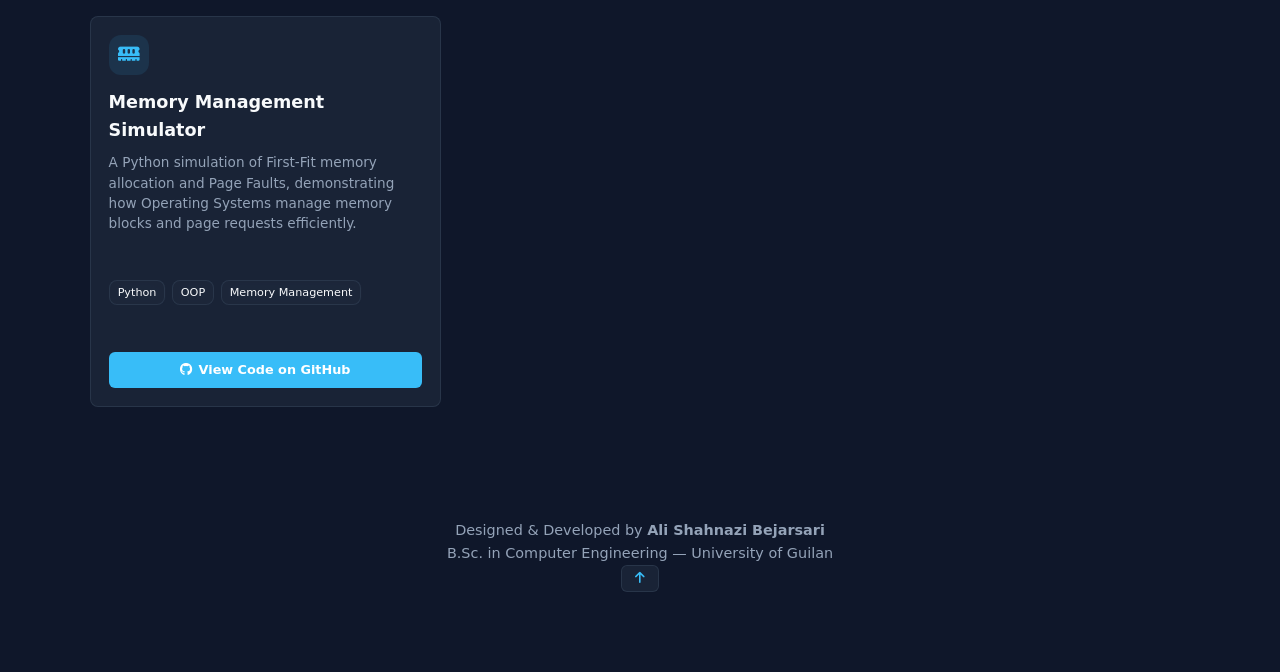
<file: projects-en.html>
<!DOCTYPE html>
<html lang="en" dir="ltr">
<head>
    <meta charset="UTF-8">
    <meta name="viewport" content="width=device-width, initial-scale=1.0">
    <title>Projects & Portfolio | Ali Shahnazi Bejarsari</title>
    <meta name="description" content="Explore the software projects of Ali Shahnazi Bejarsari in AI, Algorithms, and Web Development.">
    <link rel="canonical" href="https://alishahnazi.ir/projects-en.html" />
    <link rel="alternate" hreflang="en" href="https://alishahnazi.ir/projects-en.html" />
    <link rel="alternate" hreflang="fa" href="https://alishahnazi.ir/projects.html" />
    <link rel="icon" type="image/png" href="photos/Neon Ribbon A App Icon.png">
    <link rel="stylesheet" href="assets/css/style.css">
    <link rel="stylesheet" href="https://cdnjs.cloudflare.com/ajax/libs/font-awesome/6.4.0/css/all.min.css">
</head>
<body>
<header class="header">
    <div class="container nav-container">
        <div class="logo">
            <a href="index-en.html"><img src="photos/Logo TP.png" alt="Ali Shahnazi Logo"></a>
        </div>
        <button class="mobile-menu-btn" id="mobile-menu-btn" aria-label="Toggle navigation">
            <i class="fas fa-bars"></i>
        </button>
        <nav id="main-nav">
            <ul class="nav-links">
                <li><a href="index-en.html#about">About</a></li>
                <li><a href="index-en.html#skills">Skills</a></li>
                <li><a href="projects-en.html" class="active">Projects</a></li>
                <li><a href="certificates-en.html">Certificates</a></li>
                <li><a href="index-en.html#terminal">Terminal</a></li>
                <li><a href="index-en.html#contact">Contact</a></li>
            </ul>
        </nav>
        <div class="header-actions">
            <a href="projects.html" class="lang-switch-btn">FA</a>
            <button id="theme-toggle" class="theme-btn">🌙</button>
        </div>
    </div>
</header>

<main>
    <section class="page-hero">
        <h1>Projects & <span class="highlight">Portfolio</span></h1>
        <p>A collection of software projects I have implemented in the fields of Artificial Intelligence, Algorithms, and Web Development.</p>
    </section>

    <div class="container">
        <div class="projects-grid">
            
            <div class="project-card">
                <div class="project-icon"><i class="fas fa-gamepad"></i></div>
                <h3>Hide-and-Seek Reinforcement Learning</h3>
                <p>An interactive multi-agent simulation where AI agents learn to compete and cooperate. Using PyTorch and MAPPO, hiders and seekers discover complex strategies (like door-blocking and box-hiding) purely through trial and error, visualized through a custom web-based replay viewer.</p>
                <div class="project-tech">
                    <span class="skill-tag">Python</span>
                    <span class="skill-tag">PyTorch</span>
                    <span class="skill-tag">MARL</span>
                    <span class="skill-tag">Pygame</span>
                </div>
                <div class="project-links">
                    <a href="https://github.com/Awlishahnazi/hide-and-seek-rl" target="_blank" class="btn primary-btn">
                        <i class="fab fa-github"></i>GitHub
                    </a>
                    <a href="https://alishahnazi.ir/demo-hide-and-seek/index.html" target="_blank" class="btn primary-btn">
                        <i class="fas fa-play"></i>Live Demo
                    </a>
                </div>
            </div>

            <div class="project-card">
                <div class="project-icon"><i class="fas fa-robot"></i></div>
                <h3>AI Chatbot (Telegram Bot)</h3>
                <p>A smart Telegram bot integrated with an API providing real-time AI responses to users. This bot uses advanced language models to answer user questions and assist them in daily interactions.</p>
                <div class="project-tech">
                    <span class="skill-tag">Python</span>
                    <span class="skill-tag">Telegram API</span>
                    <span class="skill-tag">AI</span>
                </div>
                <div class="project-links">
                    <a href="https://t.me/Alish_AiAssistant_bot" target="_blank" class="btn primary-btn">
                        <i class="fab fa-telegram-plane"></i> Test Bot on Telegram
                    </a>
                </div>
            </div>

            <div class="project-card">
                <div class="project-icon"><i class="fas fa-brain"></i></div>
                <h3>RAG Document Q&A System</h3>
                <p>An AI system based on Retrieval-Augmented Generation (RAG). It uses FAISS and LLMs to accurately answer questions based on the content of PDF, TXT, and DOCX files, completely preventing hallucinations.</p>
                <div class="project-tech">
                    <span class="skill-tag">Python</span>
                    <span class="skill-tag">LLM</span>
                    <span class="skill-tag">FAISS</span>
                    <span class="skill-tag">Gradio</span>
                </div>
                <div class="project-links">
                    <a href="https://github.com/Awlishahnazi/RAG-Document-QA" target="_blank" class="btn primary-btn">
                        <i class="fab fa-github"></i> View Code on GitHub
                    </a>
                </div>
            </div>

            <div class="project-card">
                <div class="project-icon"><i class="fas fa-cube"></i></div>
                <h3>Rubik's Cube Solver</h3>
                <p>A desktop application with a graphical user interface (GUI) that uses the IDDFS search algorithm to find the shortest solution for a scrambled Rubik's Cube. This project combines AI algorithms with UI design.</p>
                <div class="project-tech">
                    <span class="skill-tag">Python</span>
                    <span class="skill-tag">Tkinter</span>
                    <span class="skill-tag">Algorithms</span>
                </div>
                <div class="project-links">
                    <a href="https://github.com/Awlishahnazi/Rubiks-Cube-Solver" target="_blank" class="btn primary-btn">
                        <i class="fab fa-github"></i> View Code on GitHub
                    </a>
                </div>
            </div>


            <div class="project-card">
                <div class="project-icon"><i class="fas fa-dna"></i></div>
                <h3>Music Generation with Genetic Algorithm</h3>
                <p>A Python application that uses evolutionary algorithms (Genetic Algorithm) and MIDI libraries to generate and optimize musical sequences, saving the output as audio files.</p>
                <div class="project-tech">
                    <span class="skill-tag">Python</span>
                    <span class="skill-tag">Genetic Algorithm</span>
                    <span class="skill-tag">MIDI</span>
                </div>
                <div class="project-links">
                    <a href="https://github.com/Awlishahnazi/GA-Music-Generator" target="_blank" class="btn primary-btn">
                        <i class="fab fa-github"></i> View Code on GitHub
                    </a>
                </div>
            </div>

            <div class="project-card">
                <div class="project-icon"><i class="fas fa-utensils"></i></div>
                <h3>Dining Philosophers Simulator</h3>
                <p>An advanced simulation of the classic OS concurrency problem. Uses Multithreading and Semaphores to prevent Deadlocks and Starvation, featuring a real-time graphical interface.</p>
                <div class="project-tech">
                    <span class="skill-tag">Python</span>
                    <span class="skill-tag">Multithreading</span>
                    <span class="skill-tag">Tkinter</span>
                </div>
                <div class="project-links">
                    <a href="https://github.com/Awlishahnazi/Dining-Philosophers-Simulator" target="_blank" class="btn primary-btn">
                        <i class="fab fa-github"></i> View Code on GitHub
                    </a>
                </div>
            </div>

            <div class="project-card">
                <div class="project-icon"><i class="fas fa-network-wired"></i></div>
                <h3>Real-time WebSocket Chat Server</h3>
                <p>A full-duplex, real-time chat application built with Python (asyncio) and a web interface. Features include live user lists, admin (TA) authentication, and robust logging.</p>
                <div class="project-tech">
                    <span class="skill-tag">Python</span>
                    <span class="skill-tag">WebSocket</span>
                    <span class="skill-tag">AsyncIO</span>
                </div>
                <div class="project-links">
                    <a href="https://github.com/Awlishahnazi/WebSocket-Chat-Server" target="_blank" class="btn primary-btn">
                        <i class="fab fa-github"></i> View Code on GitHub
                    </a>
                </div>
            </div>

            <div class="project-card">
                <div class="project-icon"><i class="fas fa-microchip"></i></div>
                <h3>CPU Process Scheduler Simulator</h3>
                <p>A CPU Scheduling Simulator covering 5 classic OS algorithms. The program calculates waiting/response times and visualizes process execution using Matplotlib Gantt Charts.</p>                <div class="project-tech">
                    <span class="skill-tag">Python</span>
                    <span class="skill-tag">Operating Systems</span>
                    <span class="skill-tag">Matplotlib</span>
                </div>
                <div class="project-links">
                    <a href="https://github.com/Awlishahnazi/CPU-Scheduler-Simulator" target="_blank" class="btn primary-btn">
                        <i class="fab fa-github"></i> View Code on GitHub
                    </a>
                </div>
            </div>


            <div class="project-card">
                <div class="project-icon"><i class="fas fa-folder-open"></i></div>
                <h3>Local File System Manager</h3>
                <p>An Object-Oriented implementation of core OS file operations (create, delete, rename, search, and metadata) with robust error handling.</p>
                <div class="project-tech">
                    <span class="skill-tag">Python</span>
                    <span class="skill-tag">OOP</span>
                    <span class="skill-tag">OS Module</span>
                </div>
                <div class="project-links">
                    <a href="https://github.com/Awlishahnazi/Local-File-System-Manager" target="_blank" class="btn primary-btn">
                        <i class="fab fa-github"></i> View Code on GitHub
                    </a>
                </div>
            </div>

            <div class="project-card">
                <div class="project-icon"><i class="fas fa-memory"></i></div>
                <h3>Memory Management Simulator</h3>
                <p>A Python simulation of First-Fit memory allocation and Page Faults, demonstrating how Operating Systems manage memory blocks and page requests efficiently.</p>
                <div class="project-tech">
                    <span class="skill-tag">Python</span>
                    <span class="skill-tag">OOP</span>
                    <span class="skill-tag">Memory Management</span>
                </div>
                <div class="project-links">
                    <a href="https://github.com/Awlishahnazi/Memory-Management-Simulator" target="_blank" class="btn primary-btn">
                        <i class="fab fa-github"></i> View Code on GitHub
                    </a>
                </div>
            </div>

        </div>
    </div>
</main>

<footer class="footer">
    <div class="container footer-content">
        <div class="footer-left">
            <p class="footer-signature">Designed & Developed by <strong>Ali Shahnazi Bejarsari</strong></p>
            <p class="footer-subtext">B.Sc. in Computer Engineering — University of Guilan</p>
        </div>
        <div class="footer-right">
            <a href="#" class="back-to-top" title="Back to top">
                <i class="fas fa-arrow-up"></i>
            </a>
        </div>
    </div>
</footer>

<script src="assets/js/main.js"></script>
</body>
</html>
</file>
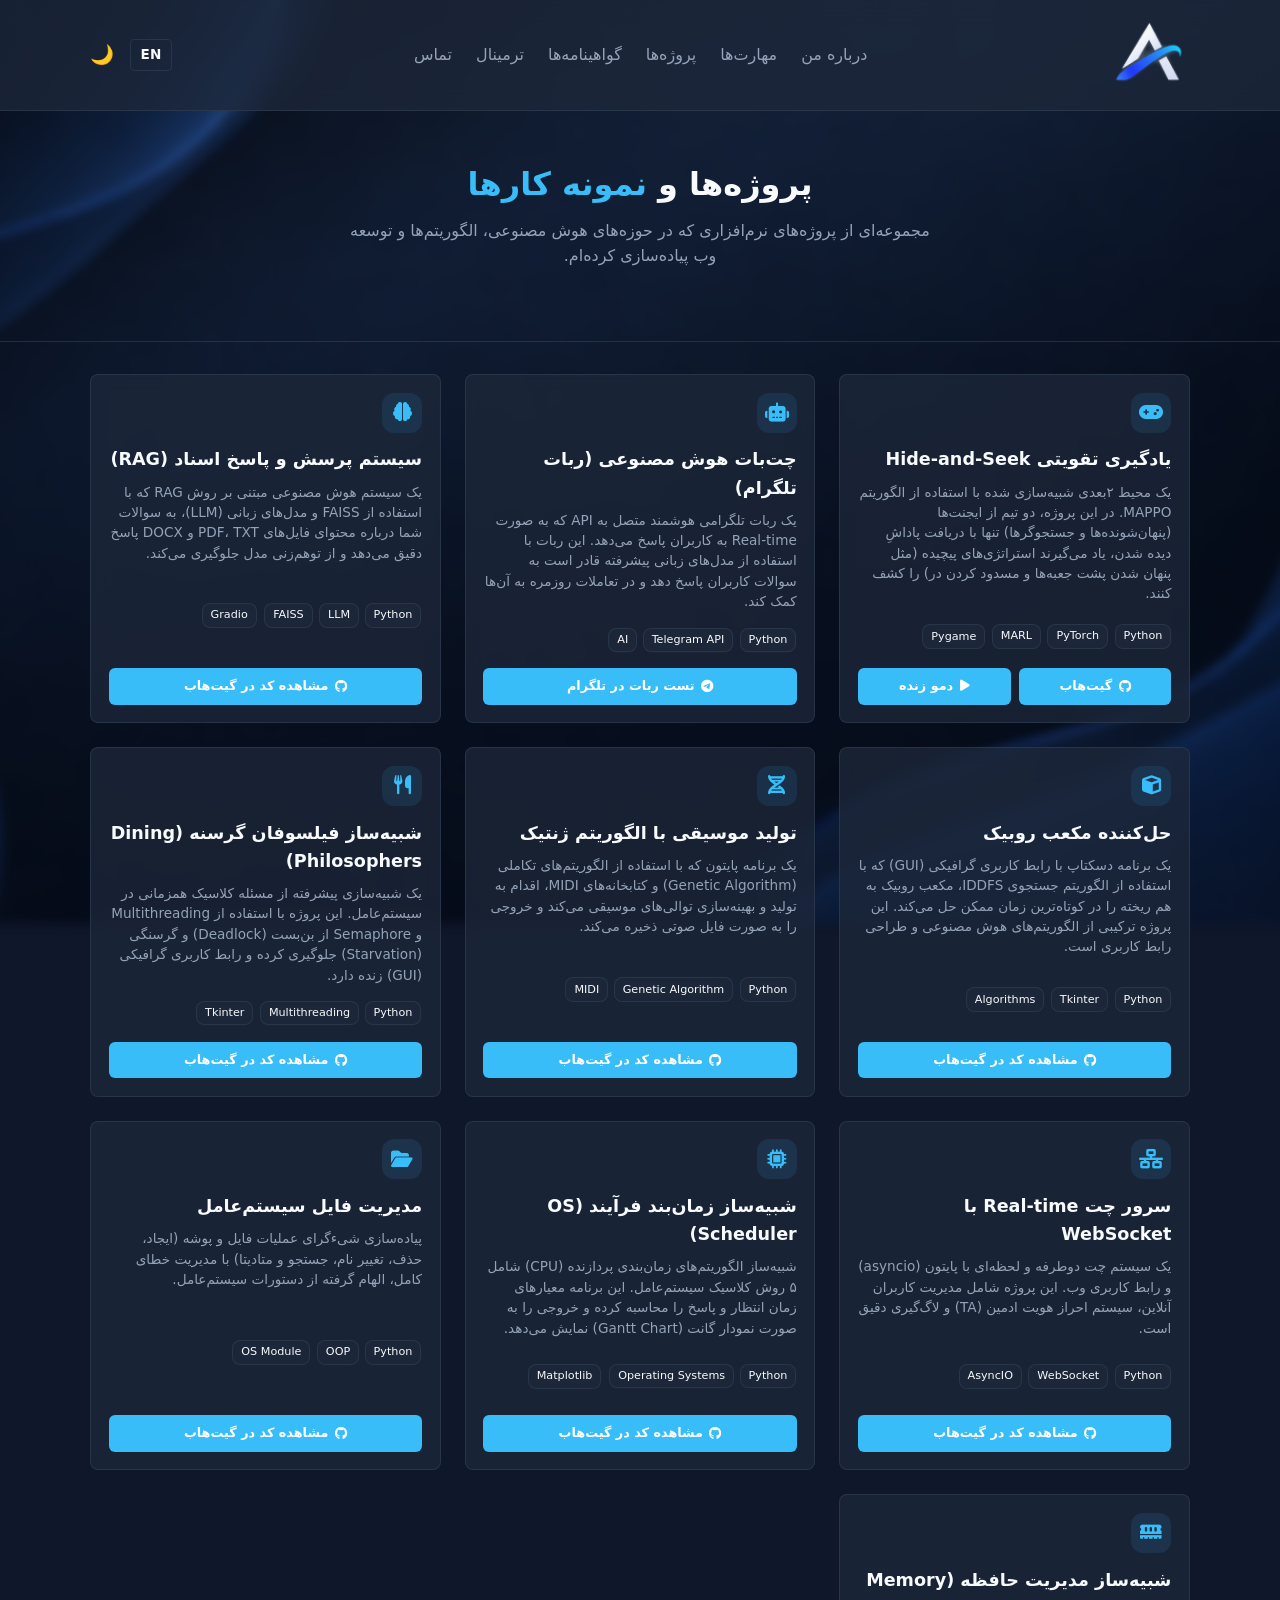
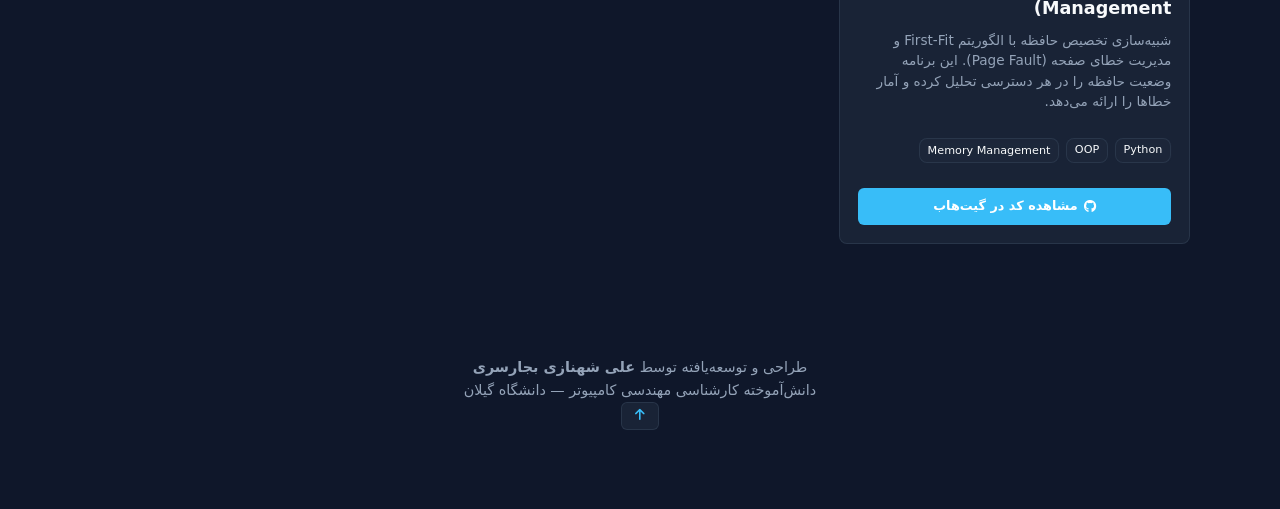
<file: projects.html>
<!DOCTYPE html>
<html lang="fa" dir="rtl">
<head>
    <meta charset="UTF-8">
    <meta name="viewport" content="width=device-width, initial-scale=1.0">
    <title>پروژه‌ها و نمونه کارها | علی شهنازی بجارسری</title>
    <meta name="description" content="مجموعه پروژه‌های نرم‌افزاری علی شهنازی بجارسری در حوزه هوش مصنوعی، الگوریتم‌ها و توسعه وب.">
    <link rel="canonical" href="https://alishahnazi.ir/projects.html" />
    <link rel="alternate" hreflang="fa" href="https://alishahnazi.ir/projects.html" />
    <link rel="alternate" hreflang="en" href="https://alishahnazi.ir/projects-en.html" />
    <link rel="icon" type="image/png" href="photos/Neon Ribbon A App Icon.png">
    <link rel="stylesheet" href="assets/css/style.css">
    <link rel="stylesheet" href="https://cdnjs.cloudflare.com/ajax/libs/font-awesome/6.4.0/css/all.min.css">
</head>
<body>
<header class="header">
    <div class="container nav-container">
        <div class="logo">
            <a href="index.html"><img src="photos/Logo TP.png" alt="لوگوی علی شهنازی"></a>
        </div>
        <button class="mobile-menu-btn" id="mobile-menu-btn" aria-label="Toggle navigation">
            <i class="fas fa-bars"></i>
        </button>
        <nav id="main-nav">
            <ul class="nav-links">
                <li><a href="index.html#about">درباره من</a></li>
                <li><a href="index.html#skills">مهارت‌ها</a></li>
                <li><a href="projects.html" class="active">پروژه‌ها</a></li>
                <li><a href="certificates.html">گواهینامه‌ها</a></li>
                <li><a href="index.html#terminal">ترمینال</a></li>
                <li><a href="index.html#contact">تماس</a></li>
            </ul>
        </nav>
        <div class="header-actions">
            <a href="projects-en.html" class="lang-switch-btn">EN</a>
            <button id="theme-toggle" class="theme-btn">🌙</button>
        </div>
    </div>
</header>

<main>
    <section class="page-hero">
        <h1>پروژه‌ها و <span class="highlight">نمونه کارها</span></h1>
        <p>مجموعه‌ای از پروژه‌های نرم‌افزاری که در حوزه‌های هوش مصنوعی، الگوریتم‌ها و توسعه وب پیاده‌سازی کرده‌ام.</p>
    </section>

    <div class="container">
        <div class="projects-grid">
            
            <div class="project-card">
                <div class="project-icon"><i class="fas fa-gamepad"></i></div>
                <h3>یادگیری تقویتی Hide-and-Seek</h3>
                <p>یک محیط ۲بعدی شبیه‌سازی شده با استفاده از الگوریتم MAPPO. در این پروژه، دو تیم از ایجنت‌ها (پنهان‌شونده‌ها و جستجوگرها) تنها با دریافت پاداشِ دیده شدن، یاد می‌گیرند استراتژی‌های پیچیده (مثل پنهان شدن پشت جعبه‌ها و مسدود کردن در) را کشف کنند.</p>
                <div class="project-tech">
                    <span class="skill-tag">Python</span>
                    <span class="skill-tag">PyTorch</span>
                    <span class="skill-tag">MARL</span>
                    <span class="skill-tag">Pygame</span>
                </div>
                <div class="project-links">
                    <a href="https://github.com/Awlishahnazi/hide-and-seek-rl" target="_blank" class="btn primary-btn">
                        <i class="fab fa-github"></i> گیت‌هاب
                    </a>
                    <a href="https://alishahnazi.ir/demo-hide-and-seek/index.html" target="_blank" class="btn primary-btn">
                        <i class="fas fa-play"></i> دمو زنده
                    </a>
                </div>
            </div>

            <div class="project-card">
                <div class="project-icon"><i class="fas fa-robot"></i></div>
                <h3>چت‌بات هوش مصنوعی (ربات تلگرام)</h3>
                <p>یک ربات تلگرامی هوشمند متصل به API که به صورت Real-time به کاربران پاسخ می‌دهد. این ربات با استفاده از مدل‌های زبانی پیشرفته قادر است به سوالات کاربران پاسخ دهد و در تعاملات روزمره به آن‌ها کمک کند.</p>
                <div class="project-tech">
                    <span class="skill-tag">Python</span>
                    <span class="skill-tag">Telegram API</span>
                    <span class="skill-tag">AI</span>
                </div>
                <div class="project-links">
                    <a href="https://t.me/Alish_AiAssistant_bot" target="_blank" class="btn primary-btn">
                        <i class="fab fa-telegram-plane"></i> تست ربات در تلگرام
                    </a>
                </div>
            </div>

            <div class="project-card">
                <div class="project-icon"><i class="fas fa-brain"></i></div>
                <h3>سیستم پرسش و پاسخ اسناد (RAG)</h3>
                <p>یک سیستم هوش مصنوعی مبتنی بر روش RAG که با استفاده از FAISS و مدل‌های زبانی (LLM)، به سوالات شما درباره محتوای فایل‌های PDF، TXT و DOCX پاسخ دقیق می‌دهد و از توهم‌زنی مدل جلوگیری می‌کند.</p>
                <div class="project-tech">
                    <span class="skill-tag">Python</span>
                    <span class="skill-tag">LLM</span>
                    <span class="skill-tag">FAISS</span>
                    <span class="skill-tag">Gradio</span>
                </div>
                <div class="project-links">
                    <a href="https://github.com/Awlishahnazi/RAG-Document-QA" target="_blank" class="btn primary-btn">
                        <i class="fab fa-github"></i> مشاهده کد در گیت‌هاب
                    </a>
                </div>
            </div>

            <div class="project-card">
                <div class="project-icon"><i class="fas fa-cube"></i></div>
                <h3>حل‌کننده مکعب روبیک</h3>
                <p>یک برنامه دسکتاپ با رابط کاربری گرافیکی (GUI) که با استفاده از الگوریتم جستجوی IDDFS، مکعب روبیک به هم ریخته را در کوتاه‌ترین زمان ممکن حل می‌کند. این پروژه ترکیبی از الگوریتم‌های هوش مصنوعی و طراحی رابط کاربری است.</p>
                <div class="project-tech">
                    <span class="skill-tag">Python</span>
                    <span class="skill-tag">Tkinter</span>
                    <span class="skill-tag">Algorithms</span>
                </div>
                <div class="project-links">
                    <a href="https://github.com/Awlishahnazi/Rubiks-Cube-Solver" target="_blank" class="btn primary-btn">
                        <i class="fab fa-github"></i> مشاهده کد در گیت‌هاب
                    </a>
                </div>
            </div>


            <div class="project-card">
                <div class="project-icon"><i class="fas fa-dna"></i></div>
                <h3>تولید موسیقی با الگوریتم ژنتیک</h3>
                <p>یک برنامه پایتون که با استفاده از الگوریتم‌های تکاملی (Genetic Algorithm) و کتابخانه‌های MIDI، اقدام به تولید و بهینه‌سازی توالی‌های موسیقی می‌کند و خروجی را به صورت فایل صوتی ذخیره می‌کند.</p>
                <div class="project-tech">
                    <span class="skill-tag">Python</span>
                    <span class="skill-tag">Genetic Algorithm</span>
                    <span class="skill-tag">MIDI</span>
                </div>
                <div class="project-links">
                    <a href="https://github.com/Awlishahnazi/GA-Music-Generator" target="_blank" class="btn primary-btn">
                        <i class="fab fa-github"></i> مشاهده کد در گیت‌هاب
                    </a>
                </div>
            </div>

            <div class="project-card">
                <div class="project-icon"><i class="fas fa-utensils"></i></div>
                <h3>شبیه‌ساز فیلسوفان گرسنه (Dining Philosophers)</h3>
                <p>یک شبیه‌سازی پیشرفته از مسئله کلاسیک همزمانی در سیستم‌عامل. این پروژه با استفاده از Multithreading و Semaphore از بن‌بست (Deadlock) و گرسنگی (Starvation) جلوگیری کرده و رابط کاربری گرافیکی (GUI) زنده دارد.</p>
                <div class="project-tech">
                    <span class="skill-tag">Python</span>
                    <span class="skill-tag">Multithreading</span>
                    <span class="skill-tag">Tkinter</span>
                </div>
                <div class="project-links">
                    <a href="https://github.com/Awlishahnazi/Dining-Philosophers-Simulator" target="_blank" class="btn primary-btn">
                        <i class="fab fa-github"></i> مشاهده کد در گیت‌هاب
                    </a>
                </div>
            </div>

            <div class="project-card">
                <div class="project-icon"><i class="fas fa-network-wired"></i></div>
                <h3>سرور چت Real-time با WebSocket</h3>
                <p>یک سیستم چت دوطرفه و لحظه‌ای با پایتون (asyncio) و رابط کاربری وب. این پروژه شامل مدیریت کاربران آنلاین، سیستم احراز هویت ادمین (TA) و لاگ‌گیری دقیق است.</p>
                <div class="project-tech">
                    <span class="skill-tag">Python</span>
                    <span class="skill-tag">WebSocket</span>
                    <span class="skill-tag">AsyncIO</span>
                </div>
                <div class="project-links">
                    <a href="https://github.com/Awlishahnazi/WebSocket-Chat-Server" target="_blank" class="btn primary-btn">
                        <i class="fab fa-github"></i> مشاهده کد در گیت‌هاب
                    </a>
                </div>
            </div>

            <div class="project-card">
                <div class="project-icon"><i class="fas fa-microchip"></i></div>
                <h3>شبیه‌ساز زمان‌بند فرآیند (OS Scheduler)</h3>
                <p>شبیه‌ساز الگوریتم‌های زمان‌بندی پردازنده (CPU) شامل ۵ روش کلاسیک سیستم‌عامل. این برنامه معیارهای زمان انتظار و پاسخ را محاسبه کرده و خروجی را به صورت نمودار گانت (Gantt Chart) نمایش می‌دهد.</p>                <div class="project-tech">
                    <span class="skill-tag">Python</span>
                    <span class="skill-tag">Operating Systems</span>
                    <span class="skill-tag">Matplotlib</span>
                </div>
                <div class="project-links">
                    <a href="https://github.com/Awlishahnazi/CPU-Scheduler-Simulator" target="_blank" class="btn primary-btn">
                        <i class="fab fa-github"></i> مشاهده کد در گیت‌هاب
                    </a>
                </div>
            </div>


            <div class="project-card">
                <div class="project-icon"><i class="fas fa-folder-open"></i></div>
                <h3>مدیریت فایل سیستم‌عامل</h3>
                <p>پیاده‌سازی شیءگرای عملیات فایل و پوشه (ایجاد، حذف، تغییر نام، جستجو و متادیتا) با مدیریت خطای کامل، الهام گرفته از دستورات سیستم‌عامل.</p>
                <div class="project-tech">
                    <span class="skill-tag">Python</span>
                    <span class="skill-tag">OOP</span>
                    <span class="skill-tag">OS Module</span>
                </div>
                <div class="project-links">
                    <a href="https://github.com/Awlishahnazi/Local-File-System-Manager" target="_blank" class="btn primary-btn">
                        <i class="fab fa-github"></i> مشاهده کد در گیت‌هاب
                    </a>
                </div>
            </div>

            
            <div class="project-card">
                <div class="project-icon"><i class="fas fa-memory"></i></div>
                <h3>شبیه‌ساز مدیریت حافظه (Memory Management)</h3>
                <p>شبیه‌سازی تخصیص حافظه با الگوریتم First-Fit و مدیریت خطای صفحه (Page Fault). این برنامه وضعیت حافظه را در هر دسترسی تحلیل کرده و آمار خطاها را ارائه می‌دهد.</p>
                <div class="project-tech">
                    <span class="skill-tag">Python</span>
                    <span class="skill-tag">OOP</span>
                    <span class="skill-tag">Memory Management</span>
                </div>
                <div class="project-links">
                    <a href="https://github.com/Awlishahnazi/Memory-Management-Simulator" target="_blank" class="btn primary-btn">
                        <i class="fab fa-github"></i> مشاهده کد در گیت‌هاب
                    </a>
                </div>
            </div>

        </div>
    </div>
</main>

<footer class="footer">
    <div class="container footer-content">
        <div class="footer-left">
            <p class="footer-signature">طراحی و توسعه‌یافته توسط <strong>علی شهنازی بجارسری</strong></p>
            <p class="footer-subtext">دانش‌آموخته کارشناسی مهندسی کامپیوتر — دانشگاه گیلان</p>
        </div>
        <div class="footer-right">
            <a href="#" class="back-to-top">
                <i class="fas fa-arrow-up"></i>
            </a>
        </div>
    </div>
</footer>

<script src="assets/js/main.js"></script>
</body>
</html>
</file>
<file: assets/css/style.css>
:root {
    --bg-color: #0f172a;
    --card-bg: rgba(30, 41, 59, 0.75); 
    --text-color: #f8fafc;
    --text-muted: #94a3b8;
    --primary-color: #38bdf8;
    --primary-hover: #0ea5e9;
    --border-color: rgba(51, 65, 85, 0.6); 
    --bg-image: url('/photos/bg-dark.png');
}

[data-theme="light"] {
    --bg-color: #f8fafc;
    --card-bg: rgba(255, 255, 255, 0.75);
    --text-color: #0f172a;
    --text-muted: #64748b;
    --primary-color: #0284c7;
    --primary-hover: #0369a1;
    --border-color: rgba(226, 232, 240, 0.6);
    --bg-image: url('/photos/bg-light.png');
}

* {
    margin: 0;
    padding: 0;
    box-sizing: border-box;
    scroll-behavior: smooth;
    font-family: system-ui, -apple-system, sans-serif;
}

body {
    background-color: var(--bg-color);
    color: var(--text-color);
    line-height: 1.6;
    transition: background-color 0.3s, color 0.3s;
    min-height: 100vh;
    position: relative;
    z-index: 1; 
}


body::before {
    content: "";
    position: fixed;
    top: 0;
    left: 0;
    width: 100%;
    height: 100%;
    z-index: -1; 
    background-image: var(--bg-image);
    background-size: cover;
    background-position: center;
    background-repeat: no-repeat;
    filter: blur(5px);
    transform: scale(1.05); 
}

.container {
    width: 90%;
    max-width: 1100px;
    margin: 0 auto;
    padding: 2rem 0;
}

.header {
    background-color: var(--card-bg);
    backdrop-filter: blur(12px);
    -webkit-backdrop-filter: blur(12px);
    border-bottom: 1px solid var(--border-color);
    position: sticky;
    top: 0;
    z-index: 1000;
}

.nav-container {
    display: flex;
    justify-content: space-between;
    align-items: center;
    padding: 1rem 0;
}

.logo {
    display: flex;
    align-items: center;
}

.logo img {
    height: 70px;
    width: auto;
    border-radius: 6px;
    object-fit: contain;
}

.nav-links {
    display: flex;
    list-style: none;
    gap: 1.5rem;
}

.nav-links a {
    text-decoration: none;
    color: var(--text-muted);
    transition: color 0.2s;
}

.nav-links a:hover {
    color: var(--primary-color);
}

.theme-btn {
    background: none;
    border: none;
    cursor: pointer;
    font-size: 1.2rem;
}


.mobile-menu-btn {
    display: none;
    background: none;
    border: none;
    color: var(--text-color);
    font-size: 1.6rem;
    cursor: pointer;
    padding: 0.2rem 0.5rem;
}

.hero {
    text-align: center;
    padding: 5rem 1rem;
}

.hero h1 {
    font-size: 2.5rem;
    margin-bottom: 1rem;
}

.highlight {
    color: var(--primary-color);
}

.hero p {
    color: var(--text-muted);
    font-size: 1.2rem;
    margin-bottom: 2rem;
}

.hero-btns {
    display: flex;
    justify-content: center;
    gap: 1rem;
}

.btn {
    padding: 0.75rem 1.5rem;
    border-radius: 6px;
    text-decoration: none;
    font-weight: bold;
    cursor: pointer;
    border: none;
    transition: background 0.2s;
}

.primary-btn {
    background-color: var(--primary-color);
    color: #ffffff;
}

.primary-btn:hover {
    background-color: var(--primary-hover);
}

.secondary-btn {
    background-color: transparent;
    color: var(--text-color);
    border: 1px solid var(--border-color);
}

.section {
    border-bottom: 1px solid var(--border-color);
}

.section h2 {
    margin-bottom: 1.5rem;
    font-size: 1.8rem;
}

.skills-grid {
    display: flex;
    flex-wrap: wrap;
    gap: 1rem;
}

.skill-tag {
    background-color: var(--card-bg);
    backdrop-filter: blur(8px);
    -webkit-backdrop-filter: blur(8px);
    border: 1px solid var(--border-color);
    padding: 0.5rem 1rem;
    border-radius: 8px;
    font-weight: 500;
}

.projects-grid {
    display: grid;
    grid-template-columns: repeat(auto-fit, minmax(280px, 1fr));
    gap: 1.5rem;
}

.project-card {
    background-color: var(--card-bg);
    backdrop-filter: blur(8px);
    -webkit-backdrop-filter: blur(8px);
    border: 1px solid var(--border-color);
    border-radius: 8px;
    padding: 1.5rem;
    transition: transform 0.3s ease, border-color 0.3s ease;
}

.project-card:hover {
    border-color: var(--primary-color);
    transform: translateY(-3px);
}

.project-card h3 {
    font-size: 1.1rem;
    margin-bottom: 0.5rem;
}

.project-card p {
    color: var(--text-muted);
    font-size: 0.85rem;
    margin-bottom: 1rem;
    line-height: 1.5;
}

.terminal-box {
    background-color: #000000;
    border: 1px solid var(--border-color);
    border-radius: 8px;
    overflow: hidden;
    color: #00ff00;
    font-family: monospace;
}

.terminal-header {
    background-color: #1e1e1e;
    padding: 0.5rem 1rem;
    display: flex;
    align-items: center;
    gap: 0.5rem;
}

.dot {
    width: 12px;
    height: 12px;
    border-radius: 50%;
    display: inline-block;
}

.red { background-color: #ff5f56; }
.yellow { background-color: #ffbd2e; }
.green { background-color: #27c93f; }

.terminal-title {
    margin-right: auto;
    color: #888;
    font-size: 0.85rem;
}

.terminal-body {
    padding: 1rem;
    height: 150px;
    overflow-y: auto;
    font-size: 0.9rem;
    line-height: 1.6;
}

.terminal-input-line {
    display: flex;
    align-items: center;
    padding: 0.5rem 1rem;
    background-color: #111;
    border-top: 1px solid #222;
    gap: 0.5rem;
}

#terminal-input {
    background: none;
    border: none;
    color: #00ff00;
    outline: none;
    width: 100%;
    font-family: monospace;
    font-size: 0.9rem;
}

.cmd-highlight {
    color: #ffff00;
}

.contact-form {
    display: flex;
    flex-direction: column;
    gap: 1rem;
    max-width: 500px;
}

.contact-form input, .contact-form textarea {
    padding: 0.75rem;
    border-radius: 6px;
    border: 1px solid var(--border-color);
    background-color: var(--card-bg);
    backdrop-filter: blur(8px);
    -webkit-backdrop-filter: blur(8px);
    color: var(--text-color);
    outline: none;
}

footer {
    text-align: center;
    padding: 3rem;
    color: var(--text-muted);
    font-size: 0.9rem;
}

.social-links-container {
    text-align: center;
    margin-top: 3rem;
    padding: 2rem 0;
}

.social-links-container h3 {
    font-size: 0.95rem;
    color: var(--text-muted);
    font-weight: 500;
    margin-bottom: 1.25rem;
    text-transform: uppercase;
    letter-spacing: 1px;
}

.social-grid-minimal {
    display: flex;
    justify-content: center;
    flex-wrap: wrap;
    gap: 0.75rem;
}

.social-icon {
    width: 44px;
    height: 44px;
    border-radius: 50%;
    background: var(--card-bg);
    backdrop-filter: blur(8px);
    -webkit-backdrop-filter: blur(8px);
    border: 1px solid var(--border-color);
    display: flex;
    align-items: center;
    justify-content: center;
    color: var(--text-muted);
    font-size: 1.1rem;
    text-decoration: none;
    transition: all 0.25s ease;
}

.social-icon:hover {
    transform: translateY(-4px);
    color: #fff;
    box-shadow: 0 6px 15px rgba(0, 0, 0, 0.25);
}

.social-icon.linkedin:hover { background: #0a66c2; border-color: #0a66c2; }
.social-icon.telegram:hover { background: #229ed9; border-color: #229ed9; }
.social-icon.whatsapp:hover { background: #25d366; border-color: #25d366; }
.social-icon.instagram:hover { background: #e4405f; border-color: #e4405f; }
.social-icon.twitter:hover { background: #1da1f2; border-color: #1da1f2; }
.social-icon.github:hover { background: #333; border-color: #333; }

.back-to-top {
    display: inline-flex;
    align-items: center;
    gap: 0.4rem;
    padding: 0.4rem 0.8rem;
    background-color: var(--card-bg);
    backdrop-filter: blur(8px);
    -webkit-backdrop-filter: blur(8px);
    border: 1px solid var(--border-color);
    border-radius: 6px;
    color: var(--text-color);
    text-decoration: none;
    font-size: 0.8rem;
    font-weight: 500;
    transition: all 0.25s ease;
}
.back-to-top i {
    color: var(--primary-color);
    transition: transform 0.25s ease;
}
.back-to-top:hover {
    border-color: var(--primary-color);
    background-color: var(--bg-color);
    transform: translateY(-2px);
}
.back-to-top:hover i {
    transform: translateY(-3px);
}

.header-actions {
    display: flex;
    align-items: center;
    gap: 1rem;
}

.lang-switch-btn {
    text-decoration: none;
    color: var(--text-color);
    border: 1px solid var(--border-color);
    padding: 0.25rem 0.6rem;
    border-radius: 4px;
    font-size: 0.85rem;
    font-weight: 600;
    transition: all 0.2s ease;
}

.lang-switch-btn:hover {
    border-color: var(--primary-color);
    color: var(--primary-color);
}

html[dir="ltr"] .terminal-title {
    margin-left: auto;
    margin-right: 0;
}

html[dir="ltr"] .terminal-input-line span {
    margin-right: 0.5rem;
}

.hero-content {
    display: flex;
    align-items: center;
    justify-content: space-between;
    gap: 3rem;
    padding: 3rem 0;
}

.hero-text {
    flex: 1;
}

.hero-image {
    flex-shrink: 0;
}

.hero-image img {
    width: 220px;
    height: 220px;
    object-fit: cover;
    border-radius: 50%;
    border: 3px solid var(--primary-color);
    box-shadow: 0 10px 25px rgba(0, 0, 0, 0.2);
    transition: transform 0.3s ease, box-shadow 0.3s ease;
}

.hero-image img:hover {
    transform: scale(1.03);
    box-shadow: 0 15px 30px rgba(56, 189, 248, 0.25);
}

@media (max-width: 768px) {
    .hero-content {
        flex-direction: column-reverse;
        text-align: center;
        gap: 2rem;
    }

    .hero-image img {
        width: 170px;
        height: 170px;
    }

    .hero-btns {
        justify-content: center;
    }
}

.chat-widget-container {
    position: fixed;
    bottom: 25px;
    left: 25px;
    z-index: 1005;
    font-family: inherit;
}

.chat-toggle-btn {
    width: 55px;
    height: 55px;
    border-radius: 50%;
    background-color: var(--primary-color);
    color: #ffffff;
    border: none;
    font-size: 1.5rem;
    cursor: pointer;
    box-shadow: 0 4px 15px rgba(0, 0, 0, 0.3);
    display: flex;
    align-items: center;
    justify-content: center;
    transition: transform 0.3s ease, background-color 0.2s;
}

.chat-toggle-btn:hover {
    transform: scale(1.08);
    background-color: var(--primary-hover);
}

.chat-window {
    position: absolute;
    bottom: 75px;
    left: 0;
    width: 320px;
    height: 400px;
    background-color: var(--card-bg);
    backdrop-filter: blur(16px);
    -webkit-backdrop-filter: blur(16px);
    border: 1px solid var(--border-color);
    border-radius: 12px;
    box-shadow: 0 10px 30px rgba(0, 0, 0, 0.3);
    display: flex;
    flex-direction: column;
    overflow: hidden;
    transition: all 0.3s ease;
}

.chat-window.hidden {
    opacity: 0;
    pointer-events: none;
    transform: translateY(20px);
}

.chat-header {
    background-color: var(--primary-color);
    color: #ffffff;
    padding: 0.75rem 1rem;
    display: flex;
    justify-content: space-between;
    align-items: center;
    font-weight: bold;
    font-size: 0.95rem;
}

#chat-close-btn {
    background: none;
    border: none;
    color: #ffffff;
    font-size: 1.4rem;
    cursor: pointer;
    line-height: 1;
}

.chat-body {
    flex: 1;
    padding: 1rem;
    overflow-y: auto;
    display: flex;
    flex-direction: column;
    gap: 0.75rem;
    font-size: 0.9rem;
}

.message {
    padding: 0.6rem 0.8rem;
    border-radius: 8px;
    max-width: 85%;
    word-wrap: break-word;
    line-height: 1.4;
}

.bot-message {
    background-color: var(--border-color);
    color: var(--text-color);
    align-self: flex-start;
}

.user-message {
    background-color: var(--primary-color);
    color: #ffffff;
    align-self: flex-end;
}

.chat-input-area {
    display: flex;
    padding: 0.75rem;
    border-top: 1px solid var(--border-color);
    background-color: transparent; 
    gap: 0.5rem;
}

.chat-input-area input {
    flex: 1;
    padding: 0.5rem 0.75rem;
    border: 1px solid var(--border-color);
    border-radius: 6px;
    background-color: rgba(0, 0, 0, 0.1);
    color: var(--text-color);
    outline: none;
    font-size: 0.85rem;
}

.chat-input-area button {
    background-color: var(--primary-color);
    color: #ffffff;
    border: none;
    padding: 0.5rem 0.75rem;
    border-radius: 6px;
    cursor: pointer;
    transition: background-color 0.2s;
}

.chat-input-area button:hover {
    background-color: var(--primary-hover);
}

.certificates-grid {
    display: grid;
    grid-template-columns: repeat(auto-fit, minmax(280px, 1fr));
    gap: 1.5rem;
    margin-top: 1.5rem;
}

.cert-card {
    background-color: var(--card-bg);
    backdrop-filter: blur(8px);
    -webkit-backdrop-filter: blur(8px);
    border: 1px solid var(--border-color);
    border-radius: 10px;
    overflow: hidden;
    transition: transform 0.3s ease, border-color 0.3s ease, box-shadow 0.3s ease;
}

.cert-card:hover {
    transform: translateY(-5px);
    border-color: var(--primary-color);
    box-shadow: 0 10px 20px rgba(0, 0, 0, 0.2);
}

.cert-img-box {
    width: 100%;
    height: 180px;
    overflow: hidden;
    background-color: #000;
    cursor: pointer;
}

.cert-img-box img {
    width: 100%;
    height: 100%;
    object-fit: cover;
    transition: transform 0.3s ease, opacity 0.3s ease;
}

.cert-img-box:hover img {
    transform: scale(1.05);
    opacity: 0.9;
}

.cert-info {
    padding: 1.2rem;
}

.cert-info h3 {
    font-size: 1.05rem;
    margin-bottom: 0.5rem;
    color: var(--text-color);
}

.cert-issuer {
    font-size: 0.85rem;
    color: var(--primary-color);
    margin-bottom: 0.4rem;
}

.cert-date {
    font-size: 0.8rem;
    color: var(--text-muted);
}

.cert-modal {
    display: none;
    position: fixed;
    z-index: 2000;
    left: 0;
    top: 0;
    width: 100%;
    height: 100%;
    background-color: rgba(0, 0, 0, 0.9);
    backdrop-filter: blur(6px);
    align-items: center;
    justify-content: center;
    padding: 1rem;
}

.cert-modal.open {
    display: flex;
}

.cert-modal-content {
    max-width: 90%;
    max-height: 88vh;
    border-radius: 8px;
    box-shadow: 0 0 30px rgba(56, 189, 248, 0.3);
    animation: zoomIn 0.25s ease;
    cursor: default;
}

@keyframes zoomIn {
    from { transform: scale(0.85); opacity: 0; }
    to { transform: scale(1); opacity: 1; }
}

.cert-modal-close {
    position: absolute;
    top: 20px;
    right: 35px;
    color: #fff;
    font-size: 42px;
    font-weight: bold;
    cursor: pointer;
    line-height: 1;
    transition: color 0.2s, transform 0.2s;
    z-index: 3;
}

.cert-modal-close:hover {
    color: var(--primary-color);
    transform: scale(1.1);
}

.Update {
    text-align: center;
    font-size: 20px;
    text-decoration-color: #0284c7;
}

.cert-preview-header {
    display: flex;
    justify-content: space-between;
    align-items: center;
    flex-wrap: wrap;
    gap: 1rem;
    margin-bottom: 1.5rem;
}
.cert-preview-header h2 { margin-bottom: 0.3rem; }
.cert-preview-header p {
    color: var(--text-muted);
    font-size: 0.95rem;
}

.stats-mini {
    display: flex;
    gap: 1.5rem;
    flex-wrap: wrap;
    margin-bottom: 1.5rem;
    padding: 1rem 1.25rem;
    background: var(--card-bg);
    backdrop-filter: blur(8px);
    -webkit-backdrop-filter: blur(8px);
    border: 1px solid var(--border-color);
    border-radius: 10px;
}
.stats-mini .stat-item {
    display: flex;
    text-align: center;
    flex-direction: column;
}
.stats-mini .stat-item .num {
    font-size: 1.4rem;
    font-weight: bold;
    color: var(--primary-color);
    line-height: 1.2;
}
.stats-mini .stat-item .lbl {
    font-size: 0.8rem;
    color: var(--text-muted);
}

.cert-list {
    display: grid;
    grid-template-columns: repeat(auto-fit, minmax(400px, 1fr));
    gap: 1rem;
}

.cert-list-item {
    display: flex;
    align-items: center;
    gap: 1rem;
    background: var(--card-bg);
    backdrop-filter: blur(8px);
    -webkit-backdrop-filter: blur(8px);
    border: 1px solid var(--border-color);
    border-radius: 10px;
    padding: 0.9rem;
    transition: border-color 0.2s, transform 0.2s, box-shadow 0.2s;
}
.cert-list-item:hover {
    border-color: var(--primary-color);
    transform: translateX(-3px);
    box-shadow: 0 5px 15px rgba(56, 189, 248, 0.1);
}

.cert-list-item .thumb {
    width: 90px;
    height: 65px;
    border-radius: 6px;
    flex-shrink: 0;
    background: linear-gradient(135deg, #1e293b, #0f172a);
    display: flex;
    align-items: center;
    justify-content: center;
    color: var(--primary-color);
    font-size: 1.5rem;
    overflow: hidden;
}

.cert-list-item .thumb img {
    width: 100%;
    height: 100%;
    object-fit: cover;
    transition: transform 0.3s ease;
}

.cert-list-item:hover .thumb img {
    transform: scale(1.08);
}
.cert-list-item .info {
    flex: 1;
    min-width: 0;
}
.cert-list-item .info h3 {
    font-size: 1rem;
    margin-bottom: 0.3rem;
}
.cert-list-item .info .meta {
    display: flex;
    flex-wrap: wrap;
    gap: 0.75rem;
    font-size: 0.8rem;
    color: var(--text-muted);
}
.cert-list-item .info .meta .issuer {
    color: var(--primary-color);
}
.verify-badge {
    color: #22c55e;
    font-size: 0.8rem;
    text-decoration: none;
    white-space: nowrap;
    display: inline-flex;
    align-items: center;
    gap: 0.3rem;
    transition: opacity 0.2s;
}
.verify-badge:hover { opacity: 0.8; }

.cert-list-preview {
    position: relative;
}
.cert-list-preview::after {
    content: "";
    position: absolute;
    bottom: -1px;
    left: 0;
    right: 0;
    height: 70px;
    background: linear-gradient(to top, var(--card-bg), transparent); 
    pointer-events: none;
}

.page-hero {
    text-align: center;
    padding: 3rem 1rem;
    background: transparent; 
    border-bottom: 1px solid var(--border-color);
}
.page-hero h1 {
    font-size: 2rem;
    margin-bottom: 0.5rem;
}
.page-hero .highlight {
    color: var(--primary-color);
}
.page-hero p {
    color: var(--text-muted);
    max-width: 600px;
    margin: 0 auto 1.5rem;
}

.stats-banner {
    display: grid;
    grid-template-columns: repeat(auto-fit, minmax(150px, 1fr));
    gap: 1rem;
    max-width: 800px;
    margin: 0 auto;
}
.stat-box {
    background: var(--card-bg);
    backdrop-filter: blur(8px);
    -webkit-backdrop-filter: blur(8px);
    border: 1px solid var(--border-color);
    border-radius: 10px;
    padding: 1rem;
    text-align: center;
}
.stat-box .num {
    font-size: 1.8rem;
    font-weight: bold;
    color: var(--primary-color);
}
.stat-box .label {
    font-size: 0.85rem;
    color: var(--text-muted);
}

.cert-toolbar {
    display: flex;
    flex-wrap: wrap;
    gap: 0.75rem;
    margin: 2rem 0 1.5rem;
    padding: 1rem;
    background: var(--card-bg);
    backdrop-filter: blur(12px);
    -webkit-backdrop-filter: blur(12px);
    border: 1px solid var(--border-color);
    border-radius: 10px;
    position: sticky;
    top: 80px;
    z-index: 500;
}
.search-box {
    flex: 1;
    min-width: 200px;
    display: flex;
    align-items: center;
    gap: 0.5rem;
    background: rgba(0, 0, 0, 0.1);
    border: 1px solid var(--border-color);
    border-radius: 6px;
    padding: 0.5rem 0.75rem;
    transition: border-color 0.2s;
}
.search-box:focus-within {
    border-color: var(--primary-color);
}
.search-box input {
    flex: 1;
    background: none;
    border: none;
    color: var(--text-color);
    outline: none;
    font-size: 0.9rem;
}
.search-box i {
    color: var(--text-muted);
}
.cert-toolbar select {
    background: rgba(0, 0, 0, 0.1);
    border: 1px solid var(--border-color);
    color: var(--text-color);
    padding: 0.5rem 0.75rem;
    border-radius: 6px;
    cursor: pointer;
    font-size: 0.9rem;
    outline: none;
    transition: border-color 0.2s;
}
.cert-toolbar select:focus {
    border-color: var(--primary-color);
}
.cert-toolbar select option {
    background-color: var(--bg-color);
    color: var(--text-color);
}

.cert-year-group {
    margin-bottom: 2rem;
}
.year-divider {
    display: flex;
    align-items: center;
    gap: 1rem;
    margin: 2rem 0 1.5rem;
    color: var(--primary-color);
    font-size: 1.2rem;
    font-weight: bold;
}
.year-divider::before,
.year-divider::after {
    content: "";
    flex: 1;
    height: 1px;
    background: var(--border-color);
}

.cert-grid-inner {
    display: grid;
    grid-template-columns: repeat(auto-fill, minmax(280px, 1fr));
    gap: 1.5rem;
}

.cert-card-big {
    background-color: var(--card-bg);
    backdrop-filter: blur(8px);
    -webkit-backdrop-filter: blur(8px);
    border: 1px solid var(--border-color);
    border-radius: 10px;
    overflow: hidden;
    transition: transform 0.3s ease, border-color 0.3s ease, box-shadow 0.3s ease;
    display: flex;
    flex-direction: column;
}
.cert-card-big:hover {
    transform: translateY(-5px);
    border-color: var(--primary-color);
    box-shadow: 0 10px 20px rgba(0, 0, 0, 0.2);
}

.cert-card-big .cert-img-box {
    width: 100%;
    height: 180px;
    overflow: hidden;
    background-color: #000;
    cursor: pointer;
}
.cert-card-big .cert-img-box img {
    width: 100%;
    height: 100%;
    object-fit: cover;
    transition: transform 0.3s ease, opacity 0.3s ease;
}
.cert-card-big .cert-img-box:hover img {
    transform: scale(1.05);
    opacity: 0.9;
}

.cert-card-big .cert-info {
    padding: 1.2rem;
    display: flex;
    flex-direction: column;
    flex: 1;
}
.cert-card-big .cert-info h3 {
    font-size: 1.05rem;
    margin-bottom: 0.5rem;
    color: var(--text-color);
}
.cert-card-big .cert-issuer {
    font-size: 0.85rem;
    color: var(--primary-color);
    margin-bottom: 0.4rem;
}
.cert-card-big .cert-date {
    font-size: 0.8rem;
    color: var(--text-muted);
}
.cert-card-big .cert-actions {
    margin-top: auto;
    padding-top: 0.75rem;
}
.cert-card-big .verify-link {
    display: inline-flex;
    align-items: center;
    gap: 0.3rem;
    font-size: 0.85rem;
    color: var(--primary-color);
    text-decoration: none;
    transition: opacity 0.2s;
}
.cert-card-big .verify-link:hover {
    opacity: 0.8;
    text-decoration: underline;
}

.no-result {
    text-align: center;
    padding: 3rem 1rem;
    color: var(--text-muted);
    display: none;
}
.no-result.show {
    display: block;
}
.no-result i {
    font-size: 3rem;
    margin-bottom: 1rem;
    opacity: 0.5;
    display: block;
}
.no-result h3 {
    margin-bottom: 0.5rem;
    color: var(--text-color);
}

@media (max-width: 768px) {

    .nav-container {
        position: relative;
        display: flex;
        justify-content: space-between;
        align-items: center;
        padding: 0.5rem 0;
    }

    .logo {
        position: absolute;
        left: 50%;
        transform: translateX(-50%);
        margin: 0;
    }

    .logo img {
        height: 45px;
    }

    .mobile-menu-btn {
        display: block !important;
        color: var(--text-color);
        font-size: 1.5rem;
        background: none;
        border: none;
        cursor: pointer;
        padding: 0.5rem;
        order: 1; 
        margin-right: 0;
        margin-left: 0.5rem;
        z-index: 1001;
    }

    .header-actions {
        order: -1;
        gap: 0.5rem;
    }


    #main-nav {
        display: none; 
        position: absolute;
        top: 100%;
        left: 0;
        width: 100%;
        background: var(--card-bg);
        backdrop-filter: blur(16px);
        -webkit-backdrop-filter: blur(16px);
        border-bottom: 1px solid var(--border-color);
        z-index: 1000;
    }


    #main-nav.active {
        display: block; 
    }


    .nav-links {
        flex-direction: column;
        align-items: center;
        padding: 1rem 0;
        gap: 1.2rem;
    }
    

    .nav-links li {
        width: 100%;
        text-align: center;
        border-bottom: 1px solid rgba(255,255,255,0.05);
        padding-bottom: 0.8rem;
    }
    .nav-links li:last-child {
        border-bottom: none;
        padding-bottom: 0;
    }

    .hero {
        padding: 1rem 1rem !important; 
    }

    .hero-content {
        flex-direction: column;
        text-align: center;
        gap: 1.5rem;
    }

    .hero-image img {
        width: 140px;
        height: 140px;
    }

    .hero-btns {
        justify-content: center;
    }


    .cert-preview-header {
        flex-direction: column;
        align-items: flex-start;
    }
    .cert-list {
        grid-template-columns: 1fr;
    }
    .page-hero h1 { font-size: 1.6rem; }
    .cert-toolbar {
        position: static;
        flex-direction: column;
    }
    .search-box { min-width: 100%; }
    .cert-toolbar select { width: 100%; }
    
    .stats-banner { grid-template-columns: 1fr; }
    .stats-mini { justify-content: space-around; }

    .hero-text h1 {
        margin-bottom: 0.4rem; 
    }
    
    .hero-text p {
        margin-bottom: 1rem; 
    }
}


@media (max-width: 500px) {
    .social-icon {
        width: 40px;
        height: 40px;
        font-size: 1rem;
    }
    .social-grid-minimal {
        gap: 0.6rem;
    }
    .cert-list-item .thumb {
        width: 70px;
        height: 55px;
    }
    .stats-mini {
        gap: 1rem;
    }
    
    .container {
        width: 95%;
        padding: 1rem 0;
    }
    .hero h1 {
        font-size: 1.8rem;
    }
    .section h2 {
        font-size: 1.5rem;
    }
    .cert-card-big .cert-info h3 {
        font-size: 0.95rem;
    }
    

    .logo img {
        height: 45px;
    }
    .header-actions {
        gap: 0.5rem;
    }
    .lang-switch-btn {
        font-size: 0.75rem;
        padding: 0.2rem 0.4rem;
    }
}



.social-icon.email:hover { 
    background: #ea4335; 
    border-color: #ea4335; 
}


.project-card {
    display: flex;
    flex-direction: column; 
    height: 100%; 
    background-color: var(--card-bg);
    backdrop-filter: blur(8px);
    -webkit-backdrop-filter: blur(8px);
    border: 1px solid var(--border-color);
    border-radius: 8px;
    padding: 1.1rem;
    transition: transform 0.3s ease, border-color 0.3s ease;
}

.project-card:hover {
    border-color: var(--primary-color);
    transform: translateY(-3px);
}

.project-icon {
    width: 40px;
    height: 40px;
    border-radius: 12px;
    background: rgba(56, 189, 248, 0.1);
    color: var(--primary-color);
    display: flex;
    align-items: center;
    justify-content: center;
    font-size: 1.2rem;
    margin-bottom: 0.8rem;
    transition: transform 0.3s ease, background 0.3s ease;
    align-self: flex-start; 
}

.project-card:hover .project-icon {
    transform: scale(1.1) rotate(5deg);
    background: var(--primary-color);
    color: #fff;
}


.project-tech {
    display: flex;
    flex-wrap: wrap;
    gap: 0.4rem;
    margin-top: auto; 
    margin-bottom: 1rem; 
}

.project-tech .skill-tag {
    font-size: 0.7rem;
    padding: 0.15rem 0.5rem;
}


.project-links {
    margin-top: auto; 
    display: flex;
    flex-direction: row; 
    gap: 0.5rem;        
    width: 100%;
}

.project-links .btn {
    flex: 1; 
    text-align: center;
    display: inline-flex;
    justify-content: center;
    align-items: center;
    gap: 0.4rem;
    padding: 0.5rem 0.5rem; 
    font-size: 0.8rem;     
    white-space: nowrap;    
}


.projects-grid {
    grid-auto-rows: 1fr;
}

/* ==============================================
   بخش درباره من (About Me) - کارت‌های افقی
   ============================================== */

.feature-grid {
    display: grid;
    grid-template-columns: repeat(auto-fit, minmax(300px, 1fr));
    gap: 1rem;
}

.feature-card {
    background: var(--card-bg);
    backdrop-filter: blur(8px);
    -webkit-backdrop-filter: blur(8px);
    border: 1px solid var(--border-color);
    border-radius: 12px;
    padding: 1rem 1.5rem;
    display: flex;
    align-items: center;
    gap: 1rem;
    transition: transform 0.3s ease, border-color 0.3s ease, box-shadow 0.3s ease;
}

.feature-card:hover {
    transform: translateY(-3px);
    border-color: var(--primary-color);
    box-shadow: 0 8px 20px rgba(56, 189, 248, 0.15);
}

.feature-card i {
    font-size: 1.5rem;
    color: var(--primary-color);
    flex-shrink: 0;
}

.feature-card span {
    font-size: 0.95rem;
    color: var(--text-color);
    font-weight: 500;
    line-height: 1.4;
}

@media (max-width: 768px) {
    .feature-grid {
        grid-template-columns: 1fr;
    }
    .feature-card {
        padding: 1rem;
    }
}
</file>
